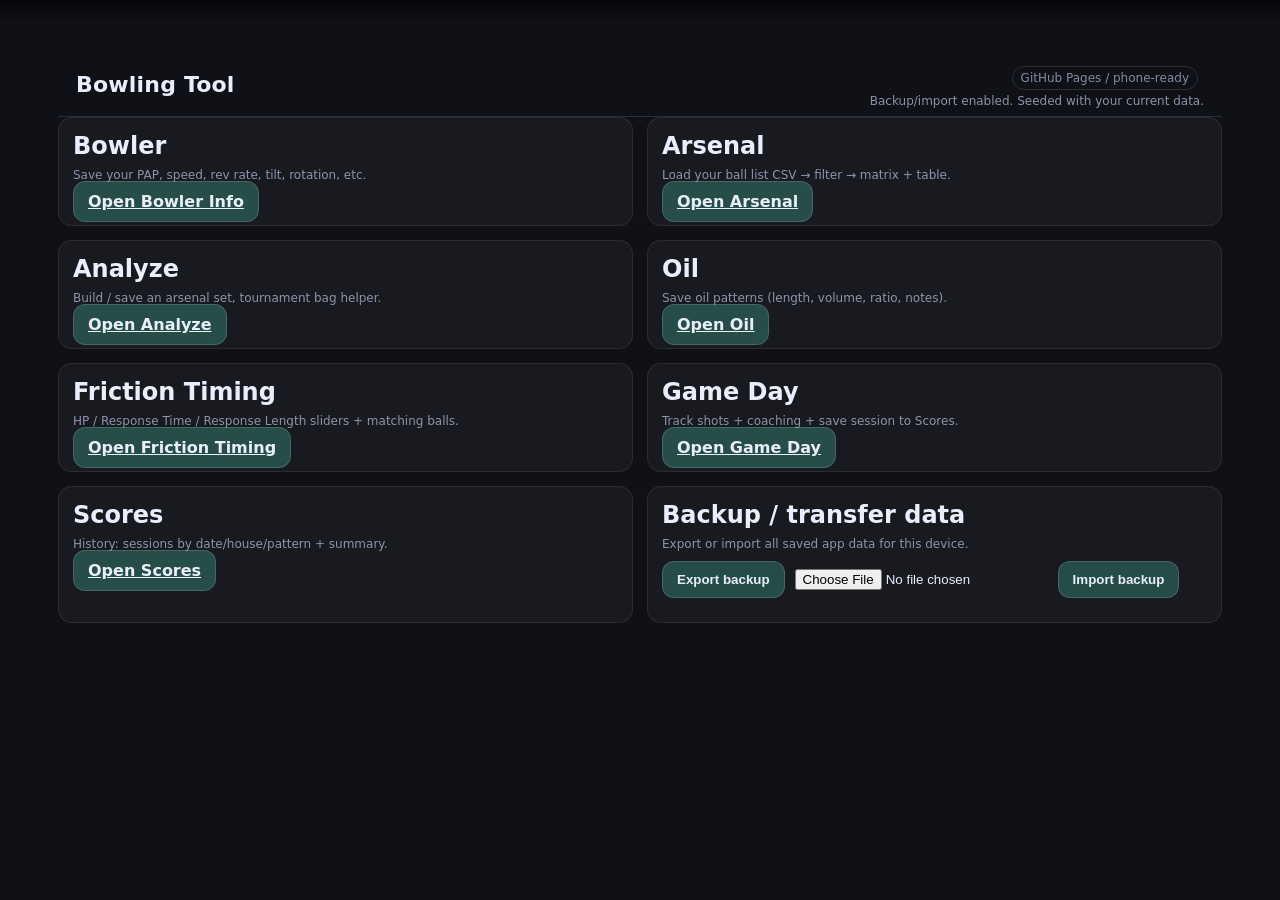
<file: index.html>
<!doctype html>
<html lang="en">
<head>
  <meta charset="utf-8" />
  <meta name="viewport" content="width=device-width, initial-scale=1" />
  <title>Bowling Tool</title>
  <link rel="stylesheet" href="styles.css" />
</head>
<body data-page="home">
  <div class="navlinks"></div>
  <div class="container">
    <div class="header">
      <h1>Bowling Tool</h1>
      <div class="header-right">
        <div class="small"><span class="tag">GitHub Pages / phone-ready</span></div>
        <div class="small">Backup/import enabled. Seeded with your current data.</div>
      </div>
    </div>

    <div class="grid-2">
      <div class="panel">
        <h2>Bowler</h2>
        <div class="small">Save your PAP, speed, rev rate, tilt, rotation, etc.</div>
        <div style="margin-top:10px"><a class="btn" href="bowler.html">Open Bowler Info</a></div>
      </div>
      <div class="panel">
        <h2>Arsenal</h2>
        <div class="small">Load your ball list CSV → filter → matrix + table.</div>
        <div style="margin-top:10px"><a class="btn" href="arsenal.html">Open Arsenal</a></div>
      </div>
      <div class="panel">
        <h2>Analyze</h2>
        <div class="small">Build / save an arsenal set, tournament bag helper.</div>
        <div style="margin-top:10px"><a class="btn" href="analyze.html">Open Analyze</a></div>
      </div>
      <div class="panel">
        <h2>Oil</h2>
        <div class="small">Save oil patterns (length, volume, ratio, notes).</div>
        <div style="margin-top:10px"><a class="btn" href="oil.html">Open Oil</a></div>
      </div>
      <div class="panel">
        <h2>Friction Timing</h2>
        <div class="small">HP / Response Time / Response Length sliders + matching balls.</div>
        <div style="margin-top:10px"><a class="btn" href="lane.html">Open Friction Timing</a></div>
      </div>
      <div class="panel">
        <h2>Game Day</h2>
        <div class="small">Track shots + coaching + save session to Scores.</div>
        <div style="margin-top:10px"><a class="btn" href="gameday.html">Open Game Day</a></div>
      </div>
      <div class="panel">
        <h2>Scores</h2>
        <div class="small">History: sessions by date/house/pattern + summary.</div>
        <div style="margin-top:10px"><a class="btn" href="scores.html">Open Scores</a></div>
      </div>
    
      <div class="panel" id="backup-panel">
        <h2>Backup / transfer data</h2>
        <div class="small">Export or import all saved app data for this device.</div>
        <div style="margin-top:10px; display:flex; gap:10px; flex-wrap:wrap; align-items:center">
          <button class="btn" type="button" id="bt-export-backup">Export backup</button>
          <input type="file" id="bt-import-file" accept=".json,.txt" />
          <button class="btn" type="button" id="bt-import-backup">Import backup</button>
        </div>
        <div class="small" id="bt-backup-status" style="margin-top:10px"></div>
      </div>
</div>
  </div>

  <script src="seed-data.js"></script>
  <script src="app_v63.js"></script>
  <script>
    BT.renderNav('home');
    BT.wireBackupUI(document);
  </script>
</body>
</html>
</file>
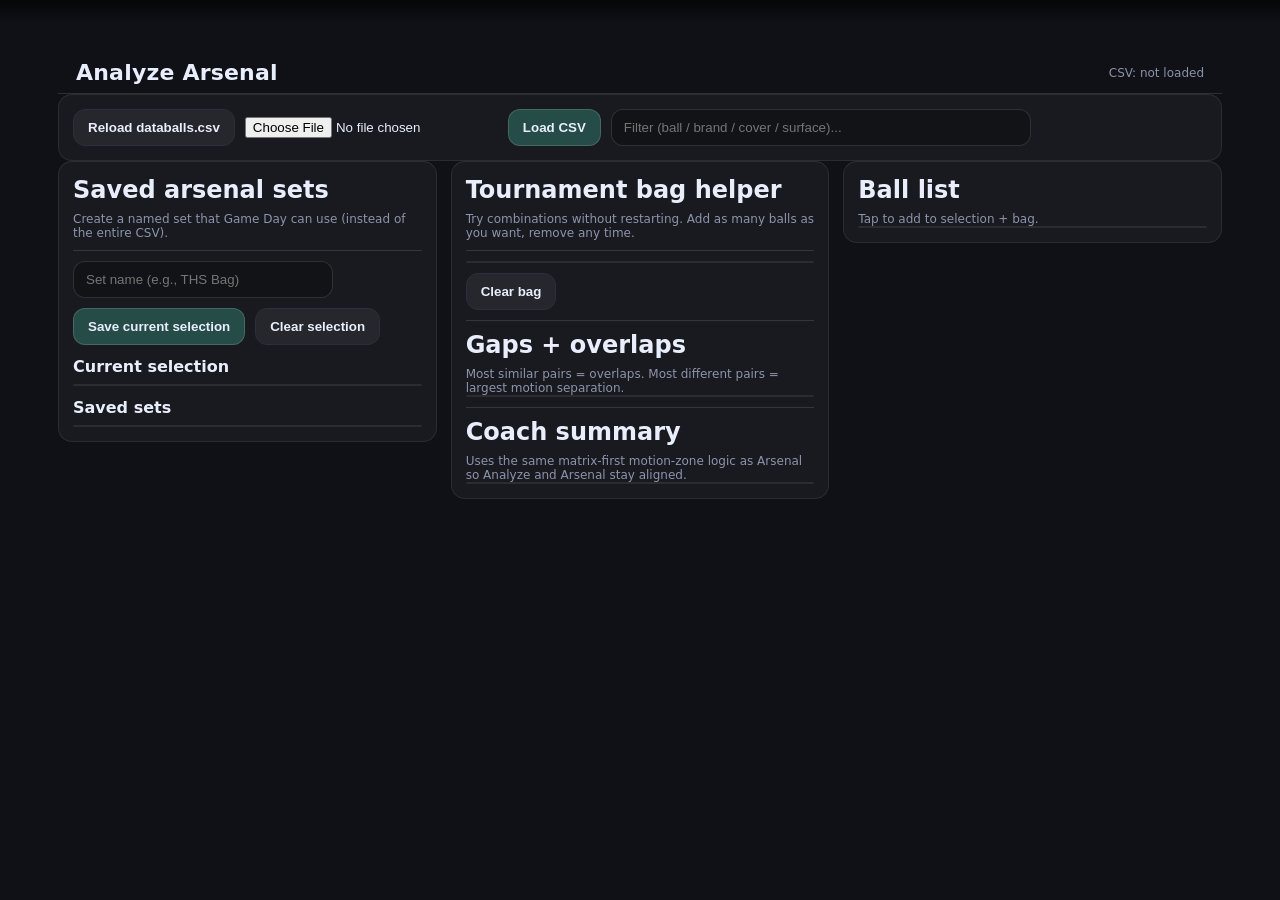
<file: analyze.html>
<!doctype html>
<html lang="en">
<head>
  <meta charset="utf-8" />
  <meta name="viewport" content="width=device-width, initial-scale=1" />
  <title>Analyze Arsenal</title>
  <link rel="stylesheet" href="styles.css" />
</head>
<body data-page="analyze">
  <div class="navlinks"></div>
  <div class="container">
    <div class="header">
      <h1>Analyze Arsenal</h1>
      <div class="small" id="csvStatus">CSV: not loaded</div>
    </div>

    <div class="panel" style="display:flex;gap:10px;flex-wrap:wrap;align-items:center">
      <button class="btn secondary" id="reloadAuto">Reload databalls.csv</button>
      <input id="csvFile" type="file" accept=".csv,text/csv" />
      <button class="btn" id="loadFile">Load CSV</button>
      <input class="input" id="filter" placeholder="Filter (ball / brand / cover / surface)..." style="max-width:420px" />
    </div>

    <div class="grid-3" style="align-items:start">
      <!-- Column 1 -->
      <div class="panel">
        <h2>Saved arsenal sets</h2>
        <div class="small">Create a named set that Game Day can use (instead of the entire CSV).</div>
        <div class="hr-split"></div>

        <div style="display:flex;gap:10px;flex-wrap:wrap;align-items:center">
          <input class="input" id="setName" placeholder="Set name (e.g., THS Bag)" style="max-width:260px" />
          <button class="btn" id="saveSet">Save current selection</button>
          <button class="btn secondary" id="clearSelection">Clear selection</button>
        </div>

        <div style="margin-top:12px">
          <b>Current selection <span id="selectionCount" class="small dim"></span></b>
          <div class="list" id="selection" style="max-height:360px;margin-top:8px"></div>
        </div>

        <div style="margin-top:12px">
          <b>Saved sets <span id="setsCount" class="small dim"></span></b>
          <div class="list" id="sets" style="max-height:320px;margin-top:8px"></div>
        </div>
      </div>

      <!-- Column 2 -->
      <div class="panel">
        <h2>Tournament bag helper <span id="bagCount" class="small dim"></span></h2>
        <div class="small">Try combinations without restarting. Add as many balls as you want, remove any time.</div>
        <div class="hr-split"></div>

        <div class="list list-tall" id="bag"></div>
        <div style="margin-top:10px;display:flex;gap:10px;flex-wrap:wrap">
          <button class="btn secondary" id="bagClear">Clear bag</button>
        </div>

        <div class="hr-split"></div>
        <h2>Gaps + overlaps</h2>
        <div class="small dim">Most similar pairs = overlaps. Most different pairs = largest motion separation.</div>
        <div id="gaps" class="list"></div>

        <div class="hr-split"></div>
        <h2>Coach summary</h2>
        <div class="small dim">Uses the same matrix-first motion-zone logic as Arsenal so Analyze and Arsenal stay aligned.</div>
        <div id="coach" class="list"></div>
      </div>

      <!-- Column 3 -->
      <div class="panel">
        <h2>Ball list</h2>
        <div class="small">Tap to add to selection + bag.</div>
        <div class="list list-tall" id="ballList"></div>
      </div>
    </div>
  </div>

  <script src="seed-data.js"></script>
  <script src="app_v63.js"></script>
  <script>
    BT.renderNav('analyze');

    const el = {
      csvStatus: BT.$('#csvStatus'),
      csvFile: BT.$('#csvFile'),
      filter: BT.$('#filter'),
      setName: BT.$('#setName'),
      selection: BT.$('#selection'),
      selectionCount: BT.$('#selectionCount'),
      sets: BT.$('#sets'),
      setsCount: BT.$('#setsCount'),
      ballList: BT.$('#ballList'),
      bag: BT.$('#bag'),
      bagCount: BT.$('#bagCount'),
      gaps: BT.$('#gaps'),
      coach: BT.$('#coach'),
    };

    let allRows = [];
    let filteredRows = [];
    let currentSelection = []; // ball names
    let roleSuggestCache = {}; // roleId -> [{name,row,vec,d,inBag}]
    let currentBag = []; // ball names

    function setStatus() {
      const cached = BT.lsGet(BT.KEYS.CSV_CACHE, null);
      if (cached && cached.rows) {
        el.csvStatus.textContent = `CSV: loaded (${cached.rows.length} balls) — ${cached.name}`;
      } else {
        el.csvStatus.textContent = 'CSV: not loaded';
      }
    }

    function matchesFilter(row, q) {
      if (!q) return true;
      const s = q.toLowerCase();
      const fields = [
        BT.ballName(row),
        BT.ballBrand(row),
        BT.ballCover(row),
        BT.ballSurface(row),
      ].join(' | ').toLowerCase();
      return fields.includes(s);
    }

    function renderSelection() {
      if (el.selectionCount) el.selectionCount.textContent = `(${currentSelection.length})`;
      el.selection.innerHTML = currentSelection.map(n => {
        return `<div class="list-item" style="display:flex;justify-content:space-between;gap:10px;align-items:center">
          <div><b>${n}</b></div>
          <button class="btn danger" data-remove="${n}" style="min-width:110px">Remove</button>
        </div>`;
      }).join('') || `<div class="list-item small">No balls selected yet.</div>`;

      BT.$all('button[data-remove]', el.selection).forEach(b => {
        b.addEventListener('click', () => {
          const n = b.getAttribute('data-remove');
          currentSelection = currentSelection.filter(x => x !== n);
          renderSelection();
        });
      });
    }

    function renderBag() {
      if (el.bagCount) el.bagCount.textContent = `(${currentBag.length})`;
      const bagClearBtn = BT.$('#bagClear');
      if (bagClearBtn) bagClearBtn.textContent = `Clear bag (${currentBag.length})`;
      el.bag.innerHTML = currentBag.map(n => {
        return `<div class="list-item" style="display:flex;justify-content:space-between;gap:10px;align-items:center">
          <div><b>${n}</b></div>
          <button class="btn danger" data-bagremove="${n}" style="min-width:110px">Remove</button>
        </div>`;
      }).join('') || `<div class="list-item small">Bag is empty.</div>`;

      BT.$all('button[data-bagremove]', el.bag).forEach(b => {
        b.addEventListener('click', () => {
          const n = b.getAttribute('data-bagremove');
          currentBag = currentBag.filter(x => x !== n);
          renderBag();
        });
      });

      // Keep these in sync as the bag changes.
      renderGapsOverlaps();
      renderCoachSummary();
    }

    // --- Gaps/Overlaps + Coach Summary (bowler-adjusted motion model)
    function bagAsMotion() {
      const bowler = BT.lsGet(BT.KEYS.BOWLER, {});
      const byName = new Map(
        allRows
          .map(r => [BT.ballName(r), r])
          .filter(([nm]) => nm)
      );

      return currentBag
        .map(nm => {
          const row = byName.get(String(nm ?? '').trim());
          if (!row) return null;
          const vec = BT.motionVector(row, bowler);
          return {
            name: BT.ballName(row),
            row,
            vec,
          };
        })
        .filter(Boolean);
    }

    function ensureRoleSuggestModal() {
      if (BT.$('#roleSuggestModal')) return;
      const div = document.createElement('div');
      div.id = 'roleSuggestModal';
      div.className = 'modal-overlay hidden';
      div.innerHTML = `
        <div class="modal-card" role="dialog" aria-modal="true">
          <div class="modal-head">
            <div id="roleSuggestTitle" style="font-weight:900"></div>
            <button class="btn small" id="roleSuggestClose" type="button">Close</button>
          </div>
          <div class="small dim" id="roleSuggestSubtitle" style="margin-top:2px"></div>
          <div id="roleSuggestBody" style="margin-top:10px"></div>
        </div>
      `;
      document.body.appendChild(div);

      const close = () => div.classList.add('hidden');
      div.addEventListener('click', (e) => { if (e.target === div) close(); });
      BT.$('#roleSuggestClose').addEventListener('click', close);
      document.addEventListener('keydown', (e) => { if (e.key === 'Escape' && !div.classList.contains('hidden')) close(); });
    }

    const ROLE_OK = 0.26;
    const ROLE_WARN = 0.36;
    function roleThresholdStatus(dist){ return (dist <= ROLE_OK) ? 'Covered' : ((dist <= ROLE_WARN) ? 'Close' : 'Gap'); }
    function roleStatus(dist){
      if (dist <= ROLE_OK) return { label: 'Covered', cls: 'ok', icon: '✅' };
      if (dist <= ROLE_WARN) return { label: 'Close', cls: 'warn', icon: '🟡' };
      return { label: 'Gap', cls: 'danger', icon: '❌' };
    }
    function roleMatchPct(dist){
      return Math.max(0, Math.min(100, Math.round((1 - Math.min(dist, 0.95) / 0.95) * 100)));
    }

    function openRoleSuggestModal(roleId, roleLabel) {
      const esc = (v) => String(v ?? '').replace(/&/g,'&amp;').replace(/</g,'&lt;').replace(/>/g,'&gt;').replace(/"/g,'&quot;').replace(/'/g,'&#39;');
      const gritOf = (surfaceStr) => {
        const s = String(surfaceStr || '').toLowerCase();
        const m = s.match(/(\d{3,4})/);
        if (m) return Number(m[1]);
        if (s.includes('1500 polish')) return 1500;
        if (s.includes('polish')) return 5500;
        if (s.includes('compound')) return 4500;
        return 4000;
      };
      const currentFamily = (row) => {
        const cell = BT.matrixCellForRow ? BT.matrixCellForRow(row) : null;
        return cell ? `${cell.strength} + ${cell.shape}` : '—';
      };
      const rawSurfaceOf = (row) => String((row && (row['Surface'] || row['Finish'])) || '').trim() || '—';
      const roleSurfaceAdvice = (role, row, vec) => {
        const currentSurface = String(BT.ballSurface(row) || '').trim() || '—';
        const grit = gritOf(currentSurface);
        const suggest = (target, why, extra='') => {
          const already = Math.abs(grit - target) <= 300 || (target >= 5000 && grit >= 5000);
          const label = target >= 5000 ? '5000 / Polish' : `${target}`;
          return {
            currentSurface,
            targetLabel: label,
            why,
            note: already ? `Current surface is already in that range.` : extra || `Change surface toward ${label} to move this ball closer to ${role.label}.`
          };
        };
        if (role.id === 'early') return suggest(2000, 'Earlier read and smoother response help create a true control shape.', 'Start around 2000; if it still looks too clean, test 1500.');
        if (role.id === 'benchmark') return suggest(3000, 'A balanced 3000-ish surface usually reads the lane best without jumping.', 'Try 3000 to make the motion more readable and baseline-friendly.');
        if (role.id === 'corner') return suggest(4000, 'More retained energy and continuation help the ball finish through the pins.', 'Try 4000 first; if you need even more pop, test polish.');
        if (role.id === 'clean') return suggest(5000, 'More length and quicker response help the ball clear the fronts and create angle.', 'Try 5000 or polish to increase length and cornering.');
        if (role.id === 'burn') return suggest(4000, 'Cleaner motion keeps the ball from reading too early as the fronts go away.', 'Try 4000 first; polish only if it still hooks too soon.');
        if (role.id === 'blend') return suggest(2000, 'A touch more surface smooths the breakpoint and blends wet/dry.', 'Try 2000–3000 to calm down jumpy backend motion.');
        return { currentSurface, targetLabel: currentSurface, why: 'Keep this shape close to its current motion window.', note: 'No surface change suggested.' };
      };

      const previewRoleDistance = (role, row) => {
        try {
          const bowler = BT.lsGet(BT.KEYS.BOWLER, {});
          const vec = BT.motionVector(row, bowler);
          const d = BT.scoreEquipmentRole(role, row, vec);
          return Number.isFinite(d) ? d : null;
        } catch (e) {
          return null;
        }
      };


      ensureRoleSuggestModal();
      const modal = BT.$('#roleSuggestModal');
      const title = BT.$('#roleSuggestTitle');
      const subtitle = BT.$('#roleSuggestSubtitle');
      const body = BT.$('#roleSuggestBody');

      title.textContent = `Role suggestions: ${roleLabel}`;
      const list0 = roleSuggestCache?.[roleId] || [];
      const role = (BT.equipmentRoleDefs().find(r => r.id === roleId)) || { id: roleId, label: roleLabel };
      // Sort best-to-worst (best = highest match / lowest distance), then hide <49% matches.
      const list = [...list0]
        .sort((a,b) => a.d - b.d)
        .map(it => ({ ...it, match: roleMatchPct(it.d) }))
        .filter(it => it.match >= 49);

      subtitle.textContent = list.length
        ? 'Closest matches from your loaded arsenal (not just current bag).'
        : 'No eligible balls found at 49%+ match for this role.';

      const rows = list.slice(0, 10).map((it, idx) => {
        const c = (BT.ballCover(it.row) || '').trim();
        const s = (BT.ballSurface(it.row) || '').trim();
        const rg = BT.ballRG(it.row);
        const diff = BT.ballDiff(it.row);
        const psa = BT.ballPSA(it.row);
        const inBag = it.inBag ? '<span class="pill">In bag</span>' : '';
        const match = it.match;
        const weak = match < 80;
        const badge = weak ? '<span class="pill warn">⚠ Low</span>' : '<span class="pill ok">✓ Good</span>';
        const matchHtml = weak
          ? `<div class="small" style="white-space:nowrap;font-weight:900;color:var(--danger)">Match ${match}%</div>`
          : `<div class="small" style="white-space:nowrap;font-weight:900">Match ${match}%</div>`;
        const advice = roleSurfaceAdvice(role, it.row, it.vec);
        const baseSurface = rawSurfaceOf(it.row);
        const hasOverride = String(advice.currentSurface).trim() !== String(baseSurface).trim();

        let projectedMatch = match;
        let projectedStatus = roleThresholdStatus(it.d);
        const targetSurface = String(advice.targetLabel || '').trim();
        if (targetSurface) {
          const tempRow = { ...it.row, Surface: targetSurface, Finish: targetSurface, 'Ball Name': `${it.name}__preview__` };
          const tempVec = BT.motionVector(tempRow, BT.lsGet(BT.KEYS.BOWLER, {}));
          const projectedDist = previewRoleDistance(role, tempRow);
          if (Number.isFinite(projectedDist)) {
            projectedMatch = Math.max(0, Math.min(100, roleMatchPct(projectedDist)));
            projectedStatus = roleThresholdStatus(projectedDist);
          } else {
            projectedMatch = match;
            projectedStatus = roleThresholdStatus(it.d);
          }
        }
        const statusColor = projectedStatus === 'Covered' ? 'var(--ok)' : (projectedStatus === 'Close' ? 'var(--warn)' : 'var(--danger)');
        const beforeAfterHtml = String(advice.currentSurface).trim() !== targetSurface
          ? `<div class="small dim"><span style="font-weight:800">Before → after:</span> ${match}% → ${projectedMatch}%</div>`
          : `<div class="small dim"><span style="font-weight:800">Current modeled match:</span> ${projectedMatch}%</div>`;
        const statusHtml = `<div class="small" style="font-weight:800;color:${statusColor}">Status after override: ${projectedStatus}</div>`;
        return `
          <div class="list-item" style="display:flex;justify-content:space-between;gap:10px;align-items:flex-start">
            <div>
              <div style="font-weight:900">${idx+1}. ${esc(it.name)} ${inBag} ${badge}</div>
              <div class="small dim">${esc(c)} • ${esc(s)} • RG ${rg || '—'} • Diff ${diff || '—'} • PSA ${psa || '—'}</div>
              <div class="small dim"><span style="font-weight:800">Current tendency:</span> ${esc(currentFamily(it.row))}</div>
              <div class="small dim"><span style="font-weight:800">Suggested surface:</span> ${esc(advice.targetLabel)} <span class="dim">(current ${esc(advice.currentSurface)})</span></div>
              ${beforeAfterHtml}
              ${statusHtml}
              <div class="small dim"><span style="font-weight:800">Why:</span> ${esc(advice.why)}</div>
              <div class="small dim">${esc(advice.note)} This uses an app override and does not change the CSV.</div>
              <div style="display:flex;gap:8px;flex-wrap:wrap;margin-top:8px">
                <button class="btn small" type="button" data-apply-surface="${esc(it.name)}" data-surface-value="${esc(advice.targetLabel)}">Apply override</button>
                ${hasOverride ? `<button class="btn small" type="button" data-clear-surface="${esc(it.name)}">Remove override</button>` : ''}
              </div>
            </div>
            ${matchHtml}
          </div>
        `;
      }).join('');
      body.innerHTML = rows || '<div class="list-item small dim">No suggestions available at 49%+ match.</div>';
      BT.$all('[data-apply-surface]', body).forEach(btn => {
        btn.addEventListener('click', () => {
          const nm = btn.getAttribute('data-apply-surface');
          const surface = btn.getAttribute('data-surface-value') || '';
          if (!nm || !surface) return;
          BT.setBallSurfaceOverride(nm, surface);
          applyFilter();
          renderSelection();
          renderBag();
          openRoleSuggestModal(roleId, roleLabel);
        });
      });
      BT.$all('[data-clear-surface]', body).forEach(btn => {
        btn.addEventListener('click', () => {
          const nm = btn.getAttribute('data-clear-surface');
          if (!nm) return;
          BT.clearBallSurfaceOverride(nm);
          applyFilter();
          renderSelection();
          renderBag();
          openRoleSuggestModal(roleId, roleLabel);
        });
      });
      modal.classList.remove('hidden');
    }


    function renderGapsOverlaps() {
      if (!el.gaps) return;
      try {
        const bag = bagAsMotion();
        if (bag.length < 2) {
          el.gaps.innerHTML = '<div class="list-item small">Add 2+ balls to your bag to see overlaps (too similar) and gaps (nice variety).</div>';
          return;
        }

        // Motion distance is weighted Euclidean; maximum possible distance in our 0–1 space.
        // We include soft shape + asymmetry terms to better match real-world motion.
        // (hook 1.1, length 1.0, backend 1.0, shape 0.95, asym 0.55)
        const MAX_DIST = Math.sqrt(1.1 * 1.1 + 1 + 1 + 0.95 * 0.95 + 0.55 * 0.55);

        const similarityScore = (dist) => {
          const s = (1 - (dist / MAX_DIST)) * 100;
          return Math.max(0, Math.min(100, Math.round(s)));
        };

        const pairInsight = (p) => {
          const sim = similarityScore(p.dist);
          const adh = Math.abs(p.dh);
          const adl = Math.abs(p.dl);
          const adb = Math.abs(p.db);
          const ads = Math.abs(p.ds);
          const ada = Math.abs(p.da);

          const maxA = Math.max(adh, adl, adb, ads, ada);
          let axis = null;
          if (maxA >= 0.18) {
            axis = (maxA === adh) ? 'hook'
              : (maxA === adl) ? 'length'
              : (maxA === adb) ? 'backend'
              : (maxA === ads) ? 'shape'
              : 'asym';
          }

          let blurb = '';
          if (sim >= 90) blurb = 'Near-duplicate reaction for you.';
          else if (sim >= 80) blurb = 'Very similar reaction for you.';
          else if (sim >= 65) blurb = 'Some separation — you’ll notice a difference.';
          else blurb = 'Clear shape change — good option for a move.';

          if (!axis) return blurb;

          if (axis === 'hook') {
            const more = (p.dh >= 0) ? p.a : p.b;
            blurb += ` More total hook: ${more}.`;
          } else if (axis === 'length') {
            const longer = (p.dl >= 0) ? p.a : p.b;
            blurb += ` More length: ${longer}.`;
          } else if (axis === 'backend') {
            const sharper = (p.db >= 0) ? p.a : p.b;
            blurb += ` Sharper backend: ${sharper}.`;
          } else if (axis === 'shape') {
            const sharper = (p.ds >= 0) ? p.a : p.b;
            blurb += ` More angular shape: ${sharper}.`;
          } else {
            const moreAsym = (p.da >= 0) ? p.a : p.b;
            blurb += ` More asym/core torque: ${moreAsym}.`;
          }
          return blurb;
        };

        const pairs = [];
        for (let i = 0; i < bag.length; i++) {
          for (let j = i + 1; j < bag.length; j++) {
            const a = bag[i], b = bag[j];
            const dh = a.vec.hook - b.vec.hook;
            const dl = a.vec.length - b.vec.length;
            const db = a.vec.backend - b.vec.backend;
            const ds = (a.vec.shape ?? 0.5) - (b.vec.shape ?? 0.5);
            const da = (a.vec.asym ?? 0) - (b.vec.asym ?? 0);
            const d = BT.motionDistance(a.vec, b.vec);
            pairs.push({ a: a.name, b: b.name, dist: d, dh, dl, db, ds, da, va: a.vec, vb: b.vec });
          }
        }
        pairs.sort((x,y)=>x.dist-y.dist);

        const overlaps = pairs.slice(0, Math.min(4, pairs.length));
        const gaps = pairs.slice(-Math.min(4, pairs.length)).reverse();

        const mk = (p) => {
          const sim = similarityScore(p.dist);
          const tier = sim >= 90 ? 'Very High' : sim >= 80 ? 'High' : sim >= 65 ? 'Medium' : 'Low';
          return `
            <div class="list-item">
              <div style="font-weight:800">${p.a} <span class="dim">vs</span> ${p.b}</div>
              <div class="small" style="margin-top:2px"><span class="dim">Similarity:</span> <span style="font-weight:800">${sim}/100</span> <span class="dim">(${tier})</span></div>
              <div class="small dim">Δhook ${(p.dh*100).toFixed(0)}% · Δlength ${(p.dl*100).toFixed(0)}% · Δbackend ${(p.db*100).toFixed(0)}% · Δshape ${(p.ds*100).toFixed(0)}% · Δasym ${(p.da*100).toFixed(0)}%</div>
              <div class="small dim" style="margin-top:2px">${pairInsight(p)}</div>
            </div>
          `;
        };

        el.gaps.innerHTML = `
          <div class="list-item" style="padding:10px 12px">
            <details>
              <summary style="cursor:pointer;font-weight:800">What do these numbers mean?</summary>
              <div class="small dim" style="margin-top:6px;line-height:1.35">
                Each ball is scored on a motion model for <b>your</b> bowler profile: <b>Hook</b> (total strength), <b>Length</b> (how long it pushes), <b>Backend</b> (downlane response), plus softer terms for <b>Shape</b> (smooth→sharp), <b>Asym</b> (core torque), and <b>CSV layout influence</b> (short pin / control / long pin).
                <br/><br/>
                <b>Overlaps</b> = pairs that react most similarly. <b>Gaps</b> = pairs that give the biggest shape change.
                <br/><br/>
                The <b>Similarity</b> score (0–100) is a quick summary: 90+ is near-duplicate, 80–89 very similar, 65–79 noticeable, below 65 is a clear move.
              </div>
            </details>
          </div>
          <div class="list-item small" style="font-weight:900">Overlaps (most similar)</div>
          ${overlaps.map(mk).join('') || '<div class="list-item small dim">No pairs.</div>'}
          <div class="list-item small" style="margin-top:10px;font-weight:900">Largest motion separation</div>
          ${gaps.map(mk).join('') || '<div class="list-item small dim">No pairs.</div>'}
        `;
      } catch (e) {
        console.error('renderGapsOverlaps failed', e);
        el.gaps.innerHTML = '<div class="list-item small dim">Couldn\'t compute gaps/overlaps. Open DevTools → Console for details.</div>';
      }
    }

    function renderCoachSummary() {
      if (!el.coach) return;
      try {
        const bag = bagAsMotion();
        if (!bag.length) {
          el.coach.innerHTML = '<div class="list-item small">Add balls to your bag to see coaching notes.</div>';
          return;
        }

        const coverOf = (b) => (BT.ballCover(b.row) || '').toLowerCase();
        const hasUrethane = bag.some(b => coverOf(b).includes('urethane'));
        const hasPlastic = bag.some(b => {
          const c = coverOf(b);
          return c.includes('plastic') || c.includes('poly') || c.includes('polyester');
        });

        const roleDefs = BT.equipmentRoleDefs();

        const REUSE_PENALTY = 0.08;

const useCount = new Map(); // ballName -> times used

function gritOf(b) {
  const s = BT.ballSurface(b.row) || '';
  return BT.surfaceToGrit(s);
}
function roughOf(b) {
  const grit = gritOf(b);
  return Math.max(0, Math.min(1, (4000 - grit) / 3000));
}
function coverClass(b) {
  const c = coverOf(b);
  if (c.includes('urethane')) return 'urethane';
  if (c.includes('plastic') || c.includes('poly')) return 'plastic';
  if (c.includes('pearl')) return 'pearl';
  if (c.includes('hybrid')) return 'hybrid';
  if (c.includes('solid')) return 'solid';
  return 'unknown';
}

// Simple eligibility rules so roles aren't "auto-covered" by the least-wrong ball
function eligible(role, b) {
  const cc = coverClass(b);
  const rough = roughOf(b);

  // Optional hard-ish eligibility to prevent silly matches
  if (role.id === 'early') {
    if (cc === 'pearl') return false;
    if (rough < 0.15) return false; // too clean/shiny for early control
  }
  if (role.id === 'clean') {
    if (!(cc === 'pearl' || cc === 'hybrid')) return false;
    if (rough > 0.60) return false; // too early/rolly for angle role
  }
  if (role.id === 'burn') {
    if (rough > 0.70) return false; // super rough doesn't behave like a burn ball
  }
  // no hard requirement for asym; shared role scoring handles that as a preference

  return true;
}

const roles = roleDefs.map(role => {
  const candidates = bag
    .filter(b => eligible(role, b))
    .map(b => {
      let d = BT.scoreEquipmentRole(role, b.row, b.vec);

      // penalize reuse so one ball doesn't "win" everything
      const k = useCount.get(b.name) || 0;
      d += k * REUSE_PENALTY;

      return { b, d };
    })
    .sort((x, y) => x.d - y.d);

  const best = candidates[0];
  if (!best) return { id: role.id, label: role.label, ball: null, ok: false, warn: false };

  const ok = best.d <= ROLE_OK;
  const warn = !ok && best.d <= ROLE_WARN;

  if (ok) useCount.set(best.b.name, (useCount.get(best.b.name) || 0) + 1);

  return { id: role.id, label: role.label, tag: role.tag, when: role.when, why: role.why, ball: best.b, ok, warn, dist: best.d };
});

roles.push({ id:'urethane', label:'Urethane / short (optional)', ok: hasUrethane });
        roles.push({ id:'spare', label:'Spare / plastic (optional)', ok: hasPlastic });

        // Redundancy note
       

        // Suggestions cache: for missing roles, show best candidates from the full loaded arsenal
        try {
          const bowler = BT.lsGet(BT.KEYS.BOWLER, {});
          const inBagSet = new Set(currentBag.map(n => String(n ?? '').trim()).filter(Boolean));
          const all = allRows
            .map(row => {
              const name = BT.ballName(row);
              if (!name) return null;
              const vec = BT.motionVector(row, bowler);
              return { name, row, vec, inBag: inBagSet.has(String(name).trim()) };
            })
            .filter(Boolean);

          const suggestByRole = {};
          for (const role of roleDefs) {
            const cands = all
              .filter(b => eligible(role, b))
              .map(b => ({ ...b, d: BT.scoreEquipmentRole(role, b.row, b.vec) }))
              .sort((a, b) => a.d - b.d);
            suggestByRole[role.id] = cands.slice(0, 15);
          }
          roleSuggestCache = suggestByRole;
        } catch (e) {
          console.warn('role suggestions cache build failed', e);
          roleSuggestCache = {};
        }
 const overlaps = [];
        for (let i = 0; i < bag.length; i++) {
          for (let j = i + 1; j < bag.length; j++) {
            const d = BT.motionDistance(bag[i].vec, bag[j].vec);
            if (d < 0.18) overlaps.push(`${bag[i].name} & ${bag[j].name}`);
          }
        }

        const quadrantTag = (row) => { const cell = BT.matrixCellForRow(row); return `${cell.strength} + ${cell.shape}`; };

        const roleRows = roles.map(r => {
          const isOptional = (r.id === 'urethane' || r.id === 'spare');
          const st = Number.isFinite(r.dist) ? roleStatus(r.dist) : { label: (r.ok ? 'Covered' : 'Gap'), cls: (r.ok ? 'ok' : 'danger'), icon: (r.ok ? '✅' : '❌') };
          const ok = (typeof r.ok === 'boolean') ? r.ok : !!r.ball;
          const missing = (!ok && !r.warn && !isOptional);
          const who = r.ball ? r.ball.name : (ok ? 'In bag' : 'Missing');
          const pct = Number.isFinite(r.dist) ? roleMatchPct(r.dist) : null;
          const hint = missing ? '<div class="small dim">Double‑click for suggestions</div>' : '';
          return `
            <div class="list-item coach-role" data-role="${r.id}" data-missing="${missing ? 1 : 0}" style="display:flex;justify-content:space-between;gap:10px;align-items:center;cursor:${missing?'pointer':'default'}">
              <div>
                <div style="font-weight:900">${st.icon} ${r.label}</div>
                <div class="small dim">${who}</div>
                ${r.ball ? `<div class="small dim">(${quadrantTag(r.ball.row)})</div>` : (r.tag ? `<div class="small dim">(${r.tag})</div>` : ``)}
                ${(r.when||r.why) ? `<div class="small dim"><span style="font-weight:800">When:</span> ${r.when||''}</div><div class="small dim"><span style="font-weight:800">Why:</span> ${r.why||''}</div>` : ''}
                ${hint}
              </div>
              ${Number.isFinite(pct) ? `<div style="display:flex;align-items:center;gap:8px;white-space:nowrap"><span class="pill ${st.cls}">${st.label}</span><span class="pill">${pct}%</span></div>` : ''}
            </div>
          `;
        }).join('');

        // Bag bias (automatic): detects if your selected bag is clustered toward one motion style.
        function avgMotionVec(bagList){
          if(!bagList.length) return {hook:0,length:0,backend:0};
          const s = bagList.reduce((acc,b)=>({hook:acc.hook+b.vec.hook, length:acc.length+b.vec.length, backend:acc.backend+b.vec.backend}), {hook:0,length:0,backend:0});
          return {hook:s.hook/bagList.length, length:s.length/bagList.length, backend:s.backend/bagList.length};
        }
        function avgPairwiseDistance(bagList){
          if(bagList.length<2) return 0;
          let sum=0, n=0;
          for(let i=0;i<bagList.length;i++){
            for(let j=i+1;j<bagList.length;j++){
              sum += BT.motionDistance(bagList[i].vec, bagList[j].vec);
              n++;
            }
          }
          return n? (sum/n) : 0;
        }
        function lengthBand(x){ return (x<0.50)?'Early' : (x>0.65)?'Late' : 'Mid'; }
        function responseBand(x){ return (x<0.45)?'Smooth' : (x>0.62)?'Sharp' : 'Arc'; }

        const coreRoles = roles.filter(r => !['urethane','spare'].includes(r.id));
        const coveredCount = coreRoles.filter(r => (typeof r.ok==='boolean') ? r.ok : !!r.ball).length;
        const missingList = coreRoles
          .filter(r => {
            const ok = (typeof r.ok==='boolean') ? r.ok : !!r.ball;
            const isMissing = (!ok && !r.warn);
            return isMissing;
          })
          .map(r => r.label);

        const avgV = avgMotionVec(bag);
        const spread = avgPairwiseDistance(bag);
        const biasLabel = `${lengthBand(avgV.length)} + ${responseBand(avgV.backend)}`;
        const overlapHeavy = (bag.length>=3 && spread < 0.13);

        let meaning = '';
        if (biasLabel.includes('Early') && biasLabel.includes('Smooth')) meaning = 'Control-heavy bag: great for fresh / sport reads, can struggle creating angle late.';
        else if (biasLabel.includes('Late') && biasLabel.includes('Sharp')) meaning = 'Angle-heavy bag: great when you need recovery, can be jumpy on wet/dry.';
        else if (biasLabel.includes('Late') && biasLabel.includes('Smooth')) meaning = 'Long + smooth: great for blending, may struggle to kick corners when carrydown builds.';
        else if (biasLabel.includes('Early') && biasLabel.includes('Sharp')) meaning = 'Early + quick: can read strong, may overreact when fronts go away.';
        else meaning = 'Balanced mix in the motion window.';

        let addHint = '';
        if (missingList.length) {
          addHint = `Missing roles: ${missingList.slice(0,2).join(', ')}${missingList.length>2?'…':''}.`;
        } else if (overlapHeavy || overlaps.length) {
          addHint = 'Some overlap detected — consider swapping one ball for a different role to widen your window.';
        } else {
          addHint = 'Coverage looks balanced for this bag size.';
        }

        const biasBlock = (bag.length>=2)
          ? `<div class="list-item"><div style="font-weight:900">🧠 Bag bias: ${biasLabel}</div>
               <div class="small dim">${meaning}</div>
               <div class="small dim">${addHint}</div>
             </div>`
          : '';

        const extra = overlaps.length
          ? `<div class="list-item"><div style="font-weight:900">⚠️ Possible overlap</div><div class="small dim">${overlaps.slice(0,3).join(', ')}${overlaps.length>3?'…':''}</div></div>`
          : `<div class="list-item"><div style="font-weight:900">✅ Variety check</div><div class="small dim">No obvious redundancies detected.</div></div>`;

        el.coach.innerHTML = roleRows + '<div style="margin-top:10px"></div>' + biasBlock + extra;

        // Enable suggestions: double-click missing roles (red X)
        BT.$all('.coach-role[data-missing="1"]', el.coach).forEach(node => {
          node.ondblclick = () => {
            const roleId = node.getAttribute('data-role');
            const roleLabel = (roleDefs.find(r => r.id === roleId)?.label) || roleId;
            openRoleSuggestModal(roleId, roleLabel);
          };
        });

      } catch (e) {
        console.error('renderCoachSummary failed', e);
        el.coach.innerHTML = '<div class="list-item small dim">Couldn\'t build coach summary. Open DevTools → Console for details.</div>';
      }
    }

    function renderSets() {
      const sets = BT.lsGet(BT.KEYS.ARSENAL_SETS, []);
      if (el.setsCount) el.setsCount.textContent = `(${sets.length})`;
      el.sets.innerHTML = sets.map(s => {
        const when = new Date(s.savedAt || Date.now()).toLocaleString();
        return `<div class="list-item">
          <div style="display:flex;justify-content:space-between;gap:10px;align-items:flex-start">
            <div>
              <div style="font-weight:800">${s.name}</div>
              <div class="small">${s.balls.length} balls • saved ${when}</div>
            </div>
            <div style="display:flex;gap:10px;flex-wrap:wrap">
              <button class="btn secondary" data-loadset="${s.id}">Load</button>
              <button class="btn danger" data-delset="${s.id}" style="min-width:110px">Remove</button>
            </div>
          </div>
        </div>`;
      }).join('') || `<div class="list-item small">No saved sets yet.</div>`;

      BT.$all('button[data-loadset]', el.sets).forEach(b => {
        b.addEventListener('click', () => {
          const id = b.getAttribute('data-loadset');
          const sets = BT.lsGet(BT.KEYS.ARSENAL_SETS, []);
          const s = sets.find(x => x.id === id);
          if (!s) return;
          currentSelection = [...s.balls];
          // Loading a saved set should also populate the Bag helper so
          // Gaps/Overlaps + Coach Summary recalc immediately.
          // Use up to 6 balls for the helper (the saved set may be larger).
          currentBag = [...s.balls];
          el.setName.value = s.name;
          renderSelection();
          // Safety: repaint dependent panels after the bag is set.
          renderBag();
        });
      });

      BT.$all('button[data-delset]', el.sets).forEach(b => {
        b.addEventListener('click', () => {
          const id = b.getAttribute('data-delset');
          if (!confirm('Remove this saved set?')) return;
          const sets = BT.lsGet(BT.KEYS.ARSENAL_SETS, []).filter(x => x.id !== id);
          BT.lsSet(BT.KEYS.ARSENAL_SETS, sets);
          renderSets();
        });
      });
    }

    function renderBallList() {
      el.ballList.innerHTML = filteredRows.map(r => {
        const nm = BT.ballName(r);
        const brand = BT.ballBrand(r);
        const cover = BT.ballCover(r);
        const surf = BT.ballSurface(r);
        return `<div class="list-item" data-add="${nm}" style="cursor:pointer">
          <div style="display:flex;justify-content:space-between;gap:10px;align-items:flex-start">
            <div>
              <div style="font-weight:800">${nm}</div>
              <div class="small">${brand} • ${cover} • ${surf}</div>
            </div>
            <div class="small">Tap to add</div>
          </div>
        </div>`;
      }).join('') || `<div class="list-item small">No balls match the filter.</div>`;

      BT.$all('[data-add]', el.ballList).forEach(div => {
        div.addEventListener('click', () => {
          const nm = div.getAttribute('data-add');
          if (!nm) return;
          if (!currentSelection.includes(nm)) currentSelection.push(nm);
          if (!currentBag.includes(nm)) currentBag.push(nm);
          renderSelection();
          renderBag();
        });
      });
    }

    function applyFilter() {
      const q = el.filter.value.trim();
      filteredRows = allRows.filter(r => matchesFilter(r, q)).filter(r => BT.ballName(r));
      renderBallList();
    }

    async function init() {
      setStatus();
      const cached = await BT.ensureCSVLoaded();
      if (cached && cached.rows) {
        allRows = cached.rows;
      } else {
        allRows = [];
      }
      setStatus();
      applyFilter();
      renderSelection();
      renderBag();
      renderSets();
    }

    BT.$('#reloadAuto').addEventListener('click', async () => {
      try {
        const res = await fetch('databalls.csv', { cache: 'no-store' });
        if (!res.ok) throw new Error('Fetch failed');
        const text = await res.text();
        const rows = BT.parseCSV(text);
        BT.lsSet(BT.KEYS.CSV_CACHE, { savedAt: Date.now(), name: 'databalls.csv', rows });
        allRows = rows;
        setStatus();
        applyFilter();
      } catch (e) {
        alert('Could not auto-load databalls.csv. Run the local server and try again.');
        console.error(e);
      }
    });

    BT.$('#loadFile').addEventListener('click', async () => {
      const f = el.csvFile.files && el.csvFile.files[0];
      if (!f) return alert('Choose a CSV file first.');
      const payload = await BT.loadCSVFromUpload(f);
      allRows = payload.rows;
      setStatus();
      applyFilter();
    });

    el.filter.addEventListener('input', applyFilter);

    BT.$('#clearSelection').addEventListener('click', () => {
      currentSelection = [];
      renderSelection();
    });

    BT.$('#bagClear').addEventListener('click', () => {
      currentBag = [];
      renderBag();
    });

    BT.$('#saveSet').addEventListener('click', () => {
      const name = el.setName.value.trim();
      if (!name) return alert('Enter a set name first.');
      if (!currentSelection.length) return alert('Select at least one ball.');
      const sets = BT.lsGet(BT.KEYS.ARSENAL_SETS, []);
      const existing = sets.find(s => s.name.toLowerCase() === name.toLowerCase());
      const payload = {
        id: existing ? existing.id : `set_${Math.random().toString(36).slice(2,10)}`,
        name,
        balls: [...currentSelection],
        savedAt: Date.now(),
      };
      const next = existing ? sets.map(s => s.id === payload.id ? payload : s) : [payload, ...sets];
      BT.lsSet(BT.KEYS.ARSENAL_SETS, next);
      renderSets();
      alert('Saved. Game Day can now use this set.');
    });

    init();
  </script>
</body>
</html>
</file>
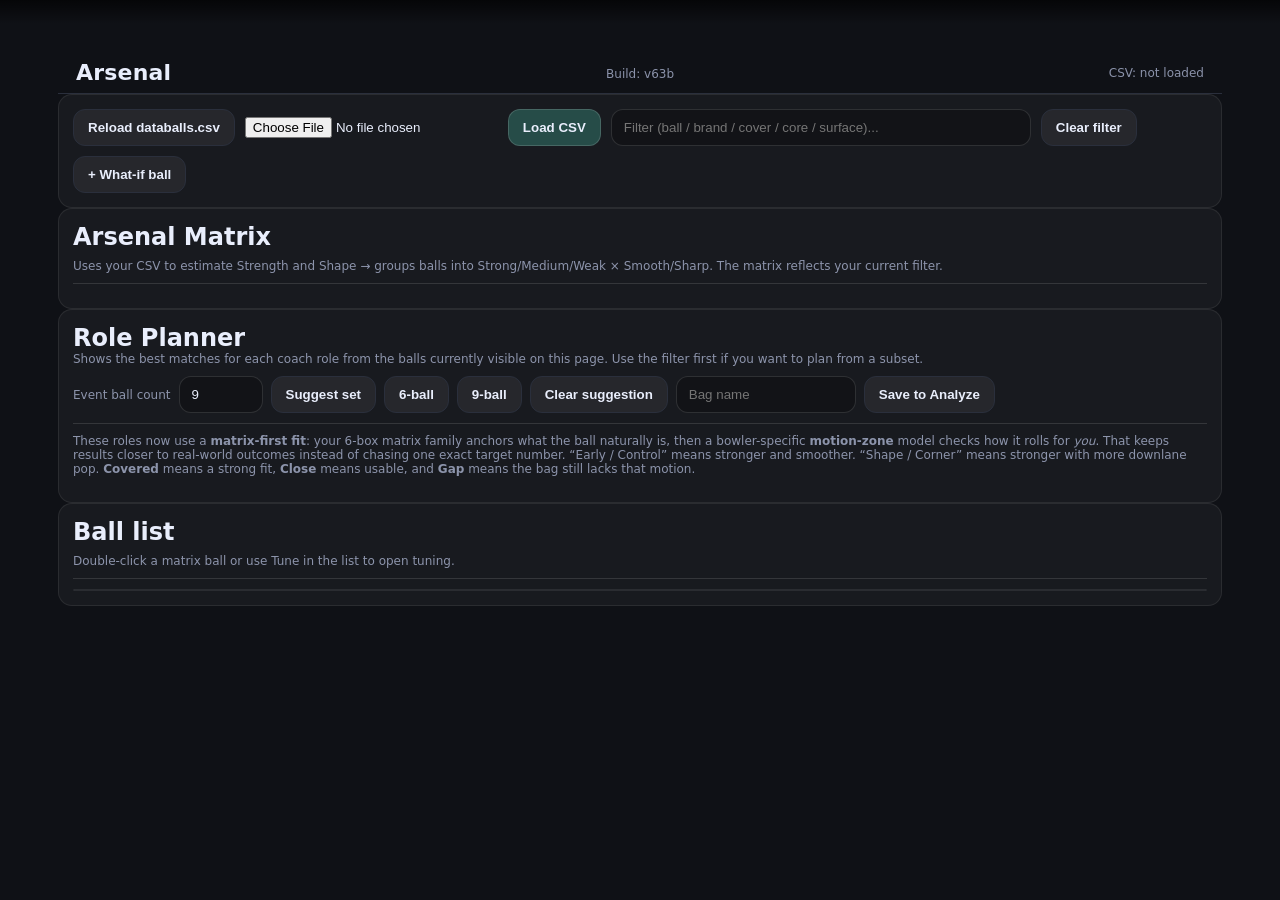
<file: arsenal.html>
<!doctype html>
<html lang="en">
<head>
  <meta charset="utf-8" />
  <meta name="viewport" content="width=device-width, initial-scale=1" />
  <title>Arsenal</title>
  <link rel="stylesheet" href="styles.css" />
</head>
<body data-page="arsenal">
  <div class="navlinks"></div>
  <div class="container">
    <div class="header">
      <h1>Arsenal</h1>
      
      <div class="small dim" id="buildStamp" style="margin-top:2px">Build: v63b</div>
<div class="small" id="csvStatus">CSV: not loaded</div>
    </div>

    <div class="panel" style="display:flex;gap:10px;flex-wrap:wrap;align-items:center">
      <button class="btn secondary" id="reloadAuto">Reload databalls.csv</button>
      <input id="csvFile" type="file" accept=".csv,text/csv" />
      <button class="btn" id="loadFile">Load CSV</button>
      <input class="input" id="filter" placeholder="Filter (ball / brand / cover / core / surface)..." style="max-width:420px" />
      <button class="btn secondary" id="clearFilter">Clear filter</button>
      <button class="btn secondary" id="addWhatIf">+ What-if ball</button>
    </div>

    <div class="panel">
      <h2>Arsenal Matrix</h2>
      <div class="small">Uses your CSV to estimate Strength and Shape → groups balls into Strong/Medium/Weak × Smooth/Sharp. The matrix reflects your current filter.</div>
      <div class="hr-split"></div>
      <div id="matrix" class="grid-2"></div>
    </div>


    <div class="panel">
      <div style="display:flex;justify-content:space-between;align-items:flex-end;gap:10px;flex-wrap:wrap">
        <div>
          <h2 style="margin:0">Role Planner</h2>
          <div class="small">Shows the best matches for each coach role from the balls currently visible on this page. Use the filter first if you want to plan from a subset.</div>
        </div>
        <div style="display:flex;gap:8px;flex-wrap:wrap;align-items:center">
          <label class="small dim" for="plannerCount">Event ball count</label>
          <input class="input" id="plannerCount" type="number" min="1" max="15" step="1" value="9" style="width:84px" />
          <button class="btn secondary" id="suggestPlan">Suggest set</button>
          <button class="btn secondary" id="suggest6">6-ball</button>
          <button class="btn secondary" id="suggest9">9-ball</button>
          <button class="btn secondary" id="clearSuggested">Clear suggestion</button>
          <input class="input" id="saveSuggestedName" placeholder="Bag name" style="width:180px" />
          <button class="btn secondary" id="saveSuggestedToAnalyze">Save to Analyze</button>
        </div>
      </div>
      <div class="hr-split"></div>
      <div class="small dim" style="margin-bottom:10px">These roles now use a <b>matrix-first fit</b>: your 6-box matrix family anchors what the ball naturally is, then a bowler-specific <b>motion-zone</b> model checks how it rolls for <i>you</i>. That keeps results closer to real-world outcomes instead of chasing one exact target number. “Early / Control” means stronger and smoother. “Shape / Corner” means stronger with more downlane pop. <b>Covered</b> means a strong fit, <b>Close</b> means usable, and <b>Gap</b> means the bag still lacks that motion.</div>
      <div id="rolePlanner"></div>
      <div id="roleSuggestion" style="margin-top:12px"></div>
    </div>

    <div class="panel">
      <h2>Ball list</h2>
      <div class="small">Double-click a matrix ball or use Tune in the list to open tuning.</div>
      <div class="hr-split"></div>
      <div class="list" id="table"></div>
    </div>
  </div>


  <!-- What-if ball modal -->
  <div id="whatIfModal" class="modal-overlay hidden" role="dialog" aria-modal="true">
    <div class="modal-card">
      <div style="display:flex;justify-content:space-between;align-items:flex-start;gap:10px">
        <div>
          <div style="font-size:18px;font-weight:900">Add a possible new ball</div>
          <div class="small dim">Fill in basic specs. We'll place it in the Arsenal Matrix as a dashed “what-if” tag.</div>
        </div>
        <button class="btn secondary" id="whatIfClose">Close</button>
      </div>
      <div class="hr-split"></div>

      <div class="grid-2" style="gap:10px">
        <div>
          <div class="small dim">Brand</div>
          <input class="input" id="wiBrand" placeholder="Storm / Brunswick / Motiv..." />
        </div>
        <div>
          <div class="small dim">Ball name</div>
          <input class="input" id="wiName" placeholder="e.g., !Q Tour Solid" />
        </div>

        <div>
          <div class="small dim">Cover</div>
          <select class="input" id="wiCover">
            <option value="">(choose)</option>
            <option>Solid</option>
            <option>Hybrid</option>
            <option>Pearl</option>
            <option>Urethane</option>
            <option>Plastic</option>
          </select>
        </div>
        <div>
          <div class="small dim">Core</div>
          <select class="input" id="wiCore">
            <option value="">(choose)</option>
            <option>Sym</option>
            <option>Asym</option>
          </select>
        </div>

        <div>
          <div class="small dim">Surface</div>
          <input class="input" id="wiSurface" placeholder="4000, 2000, 1500 Polish, Polish, Compound..." />
        </div>
        <div>
          <div class="small dim">RG</div>
          <input class="input" id="wiRG" placeholder="2.48" />
        </div>

        <div>
          <div class="small dim">Diff</div>
          <input class="input" id="wiDiff" placeholder="0.050" />
        </div>
        <div>
          <div class="small dim">PSA (asym diff)</div>
          <input class="input" id="wiPSA" placeholder="0.015 (leave blank if Sym)" />
        </div>
      
      <div class="hr-split" style="margin-top:14px"></div>
      <div style="font-weight:900;margin-top:10px">Layout (Storm VLS)</div>
      <div class="small dim">Optional. If you know your planned layout, add it here so the app can estimate timing/response more accurately.</div>

      <div class="grid-3" style="gap:10px;margin-top:10px">
        <div>
          <div class="small dim">Pin to PAP</div>
          <input class="input" id="wiPinToPAP" placeholder="e.g., 5.0" />
        </div>
        <div>
          <div class="small dim">PSA to PAP</div>
          <input class="input" id="wiPSAToPAP" placeholder="e.g., 4.0 (leave blank if Sym)" />
        </div>
        <div>
          <div class="small dim">Pin buffer</div>
          <input class="input" id="wiPinBuffer" placeholder="e.g., 2.0" />
        </div>
      </div>

      <div class="hr-split" style="margin-top:14px"></div>
      <div style="display:flex;justify-content:space-between;align-items:flex-end;gap:10px;margin-top:10px">
        <div>
          <div style="font-weight:900">What-if ball review</div>
          <div class="small dim">Uses your Bowler Profile + ball specs + layout to estimate timing, response, and hook potential.</div>
        </div>
        <button class="btn secondary" id="whatIfPreview">Preview review</button>
      </div>
      <div class="panel" id="wiReviewBox" style="margin-top:10px;padding:12px;background:#111;color:#eee">
        <div class="small dim">Fill in ball specs above, then click <b>Preview review</b>.</div>
      </div>

</div>

      <div style="display:flex;gap:10px;justify-content:flex-end;margin-top:12px">
        <button class="btn secondary" id="whatIfSave">Save to Arsenal</button>
        <button class="btn" id="whatIfAdd">Add what-if ball</button>
      </div>
    </div>
  </div>

  <!-- Perception tuning modal -->
  <div id="tuneModal" class="modal-overlay hidden" role="dialog" aria-modal="true">
    <div class="modal-card" style="max-width:720px">
      <div style="display:flex;justify-content:space-between;align-items:flex-start;gap:10px">
        <div>
          <div style="font-size:18px;font-weight:900">Ball perception sliders</div>
          <div class="small dim">Adjust how <b>you</b> see this ball. These nudges affect the Arsenal Matrix and Analyze/Coach calculations.</div>
        </div>
        <button class="btn secondary" id="tuneClose">Close</button>
      </div>
      <div class="hr-split"></div>

      <div style="font-weight:900;font-size:16px" id="tuneTitle">(ball)</div>
      <div class="small dim" style="margin-top:4px">-10 = less, +10 = more. These are gentle nudges (not a full override).</div>

      <div style="margin-top:14px;display:grid;gap:14px">
        <div>
          <div style="display:flex;justify-content:space-between;gap:10px">
            <div><b>Surface</b> <span class="small dim">(what-if prep / finish)</span></div>
            <div class="pill" id="tuneSurfaceVal">4000</div>
          </div>
          <input type="range" min="0" max="6" step="1" value="5" id="tuneSurface" style="width:100%" />
          <div class="small dim" id="tuneSurfaceHelp" style="margin-top:6px">Rougher usually moves a ball earlier and smoother. Smoother usually creates more length and angle.</div>
        </div>

        <div>
          <div style="display:flex;justify-content:space-between;gap:10px">
            <div><b>Hook / Strength</b> <span class="small dim">(overall hook)</span></div>
            <div class="pill" id="tuneHookVal">0</div>
          </div>
          <input type="range" min="-10" max="10" step="1" value="0" id="tuneHook" style="width:100%" />
        </div>

        <div>
          <div style="display:flex;justify-content:space-between;gap:10px">
            <div><b>Length</b> <span class="small dim">(push / midlane read)</span></div>
            <div class="pill" id="tuneLenVal">0</div>
          </div>
          <input type="range" min="-10" max="10" step="1" value="0" id="tuneLen" style="width:100%" />
        </div>

        <div>
          <div style="display:flex;justify-content:space-between;gap:10px">
            <div><b>Backend</b> <span class="small dim">(sharpness / response)</span></div>
            <div class="pill" id="tuneBackVal">0</div>
          </div>
          <input type="range" min="-10" max="10" step="1" value="0" id="tuneBack" style="width:100%" />
        </div>
      </div>

      <div class="panel" style="margin-top:14px;padding:12px;background:#111">
        <div style="display:flex;justify-content:space-between;gap:10px;align-items:flex-end;flex-wrap:wrap">
          <div>
            <div style="font-weight:900">Auto tune by role</div>
            <div class="small dim">Tests common surface options and light perception nudges to find the closest match this ball can reach.</div>
          </div>
          <div style="display:flex;gap:8px;flex-wrap:wrap;align-items:center">
            <select class="input" id="tuneRole" style="min-width:220px"></select>
            <button class="btn secondary" id="tuneAuto">Auto tune</button>
          </div>
        </div>
        <div id="tuneAutoResult" class="small dim" style="margin-top:10px">Choose a role and click Auto tune to test this ball.</div>
      </div>

      <div class="panel" style="margin-top:14px;padding:12px;background:#111">
        <div style="font-weight:900">Role match preview</div>
        <div class="small dim" style="margin-top:4px">Use this to see which role the current tune is moving toward.</div>
        <div id="tuneRolePreview" style="margin-top:10px"></div>
      </div>

      <div style="display:flex;gap:10px;justify-content:space-between;align-items:center;margin-top:14px">
        <button class="btn secondary" id="tuneReset">Reset</button>
        <div style="display:flex;gap:10px">
          <button class="btn" id="tuneSave">Save</button>
        </div>
      </div>
    </div>
  </div>

  <script src="seed-data.js"></script>
  <script src="app_v63.js"></script>
  <script>
    BT.renderNav('arsenal');

    const el = {
      csvStatus: BT.$('#csvStatus'),
      csvFile: BT.$('#csvFile'),
      filter: BT.$('#filter'),
      matrix: BT.$('#matrix'),
      rolePlanner: BT.$('#rolePlanner'),
      roleSuggestion: BT.$('#roleSuggestion'),
      table: BT.$('#table'),
    };

    let allRows = [];
    let recommendedNames = [];
    let roleSelections = {};
    let lastPlannerFilter = '';
    let proposedRows = BT.lsGet('bt_proposed_balls_v1', []);
    if (!Array.isArray(proposedRows)) proposedRows = [];

    let customRows = BT.lsGet('bt_custom_balls_v1', []);
    if (!Array.isArray(customRows)) customRows = [];

    function viewRows() {
      return allRows.concat(customRows).concat(proposedRows);
    }

    function setStatus() {
      const cached = BT.lsGet(BT.KEYS.CSV_CACHE, null);
      if (cached && cached.rows) {
        el.csvStatus.textContent = `CSV: loaded (${cached.rows.length} balls) — ${cached.name}`;
      } else {
        el.csvStatus.textContent = 'CSV: not loaded';
      }
    }

    function matchesFilter(row, q) {
      if (!q) return true;
      const s = q.toLowerCase();
      const fields = [
        BT.ballName(row),
        BT.ballBrand(row),
        BT.ballCover(row),
        BT.ballCore(row),
        BT.ballSurface(row),
      ].join(' | ').toLowerCase();
      return fields.includes(s);
    }

    function renderMatrix(rows) {
      const buckets = {
        'STRONG|SMOOTH': [],
        'STRONG|SHARP': [],
        'MEDIUM|SMOOTH': [],
        'MEDIUM|SHARP': [],
        'WEAK|SMOOTH': [],
        'WEAK|SHARP': [],
      };

      for (const r of rows) {
        const nm = BT.ballName(r);
        if (!nm) continue;
        const est = BT.estimateStrengthShape(r);
        const sb = BT.strengthBucket(est.strength);
        const sh = BT.shapeBucket(est.shape);
        buckets[`${sb}|${sh}`].push({ nm, strength: est.strength, shape: est.shape, proposed: !!r.__proposed });
      }

      // Sort each cell so the list reads left-to-right / top-to-bottom from
      // stronger to weaker, and within Smooth/Sharp by that shape direction.
      function sortBucket(key, arr) {
        const wantSharp = key.endsWith('SHARP');
        arr.sort((a, b) => {
          // stronger first
          if (b.strength !== a.strength) return b.strength - a.strength;
          // for SHARP, higher shape first; for SMOOTH, lower shape first
          return wantSharp ? (b.shape - a.shape) : (a.shape - b.shape);
        });
        return arr;
      }

      for (const k of Object.keys(buckets)) sortBucket(k, buckets[k]);

      function cell(title, arr) {
        const pills = arr.slice(0, 24).map(o => {
          const suggested = recommendedNames.includes(o.nm);
          const cls = ["tag", o.proposed ? "proposed" : "", suggested ? (o.proposed ? "proposed-suggested" : "warn") : ""].filter(Boolean).join(" ");
          return `<span class="${cls}" data-matrix-ball="${o.nm}" title="Double-click to tune ${o.nm}" style="cursor:pointer">${o.nm}${o.proposed ? " ✳" : ""}${suggested ? " ✓" : ""}</span>`;
        }).join('');
        const more = arr.length > 24 ? `<div class="small">+${arr.length - 24} more</div>` : '';
        return `<div class="panel" style="padding:12px">
          <div style="display:flex;justify-content:space-between;align-items:flex-end;gap:10px">
            <div><b>${title}</b></div>
            <div class="small">${arr.length} balls</div>
          </div>
          <div style="margin-top:6px">${pills}${more}</div>
        </div>`;
      }

      el.matrix.innerHTML = [
        cell('STRONG • SMOOTH', buckets['STRONG|SMOOTH']),
        cell('STRONG • SHARP', buckets['STRONG|SHARP']),
        cell('MEDIUM • SMOOTH', buckets['MEDIUM|SMOOTH']),
        cell('MEDIUM • SHARP', buckets['MEDIUM|SHARP']),
        cell('WEAK • SMOOTH', buckets['WEAK|SMOOTH']),
        cell('WEAK • SHARP', buckets['WEAK|SHARP']),
      ].join('');
      BT.$all('[data-matrix-ball]', el.matrix).forEach(tag => {
        tag.addEventListener('dblclick', (e) => {
          e.preventDefault();
          e.stopPropagation();
          openTune(tag.getAttribute('data-matrix-ball') || '');
        });
      });
    }

    function renderTable(rows) {
      el.table.innerHTML = rows.map(r => {
        const nm = BT.ballName(r);
        const brand = BT.ballBrand(r);
        const cover = BT.ballCover(r);
        const core = BT.ballCore(r);
        const surf = BT.ballSurface(r);
        const tw = BT.ballTweaksFor(nm);
        const tuned = (tw.hook || tw.length || tw.backend || tw.surfaceOverride);
        const suggested = recommendedNames.includes(nm);
        const rolePick = roleSelections[nm] || [];
        const roleBadges = rolePick.map(lbl => `<span class="pill warn">${lbl}</span>`).join('');
        const itemStyle = [
          suggested ? 'border-color:#8b6f22;box-shadow:0 0 0 1px rgba(255,205,86,.15) inset;' : '',
          r.__proposed ? 'border-style:dashed;border-color:rgba(99,230,210,.75);box-shadow:0 0 0 1px rgba(99,230,210,.26) inset;background:rgba(99,230,210,.06);' : ''
        ].filter(Boolean).join(' ');
        return `<div class="list-item" data-name="${nm}" style="${itemStyle}">
          <div style="display:flex;justify-content:space-between;gap:10px;align-items:flex-start">
            <div>
              <div style="display:flex;gap:8px;align-items:center;flex-wrap:wrap">
                <div style="font-weight:700">${nm || '(unnamed)'}</div>
                ${roleBadges}
                ${r.__proposed ? '<span class="pill whatif">What-if</span>' : ''}
                ${r.__custom ? '<span class=\"pill\">Custom</span>' : ''}
                ${tuned ? '<span class="pill">Tuned</span>' : ''}
              </div>
              <div class="small">${brand} • ${cover} • ${core} • ${surf}</div>
            </div>
            <div style="display:flex;gap:8px;flex-wrap:wrap;justify-content:flex-end">
              <button class="btn secondary" data-tune="${nm}">Tune</button>
                            ${((r.__proposed || r.__custom) ? `<button class="btn secondary" data-remove="${nm}" data-remove-type="${r.__proposed ? 'proposed' : 'custom'}">Remove</button>` : "")}
            </div>
          </div>
        </div>`;
      }).join('');

            BT.$all('button[data-tune]', el.table).forEach(btn => {
        btn.addEventListener('click', (e) => {
          e.stopPropagation();
          openTune(btn.getAttribute('data-tune') || '');
        });
      });

      // IMPORTANT: bind remove handlers OUTSIDE of the tune-loop.
      // Previously this was nested, causing duplicate handlers and occasional crashes.
      BT.$all('button[data-remove]', el.table).forEach(btn => {
        btn.addEventListener('click', (e) => {
          e.stopPropagation();
          const t = btn.getAttribute('data-remove') || '';
          const tp = btn.getAttribute('data-remove-type') || 'proposed';
          if (!t) return;
          if (!confirm(`Remove "${t}" from your list?`)) return;
          try {
            removeRowByName(t, tp);
          } catch (err) {
            console.error('Remove failed', err);
            alert('Remove failed. Open DevTools → Console for details.');
          }
        });
      });
    }

    // --- Perception tuning ---
    const ROLE_DEFS = BT.equipmentRoleDefs ? BT.equipmentRoleDefs() : [];
    const SURFACE_PRESETS = [
      { idx: 0, label: '500', surface: '500' },
      { idx: 1, label: '1000', surface: '1000' },
      { idx: 2, label: '1500', surface: '1500' },
      { idx: 3, label: '2000', surface: '2000' },
      { idx: 4, label: '3000', surface: '3000' },
      { idx: 5, label: '4000', surface: '4000' },
      { idx: 6, label: 'Polish', surface: 'Polish' },
    ];
    const AUTO_TUNE_COARSE_LEVELS = [-4, -2, 0, 2, 4];
    const TUNE_STEP_SCALE = 0.015;

    const tune = {
      modal: BT.$('#tuneModal'),
      title: BT.$('#tuneTitle'),
      surface: BT.$('#tuneSurface'),
      surfaceVal: BT.$('#tuneSurfaceVal'),
      surfaceHelp: BT.$('#tuneSurfaceHelp'),
      hook: BT.$('#tuneHook'),
      len: BT.$('#tuneLen'),
      back: BT.$('#tuneBack'),
      hookVal: BT.$('#tuneHookVal'),
      lenVal: BT.$('#tuneLenVal'),
      backVal: BT.$('#tuneBackVal'),
      role: BT.$('#tuneRole'),
      auto: BT.$('#tuneAuto'),
      autoResult: BT.$('#tuneAutoResult'),
      rolePreview: BT.$('#tuneRolePreview'),
      save: BT.$('#tuneSave'),
      reset: BT.$('#tuneReset'),
      close: BT.$('#tuneClose'),
      currentName: '',
    };

    const autoTuneCache = new Map();
    let plannerTuneSignature = '';
    let plannerTuneSummaryCache = new Map();
    let plannerTunePending = new Set();
    let autoTuneBusy = false;

    function clampNum(x, a, b) {
      const n = Number(x);
      if (!Number.isFinite(n)) return a;
      return Math.max(a, Math.min(b, n));
    }

    function rowByName(ballName) {
      const nm = String(ballName || '').trim();
      return viewRows().find(r => BT.ballName(r) === nm) || null;
    }

    function surfacePresetByIndex(idx) {
      return SURFACE_PRESETS.find(p => p.idx === Number(idx)) || SURFACE_PRESETS[5];
    }

    function nearestSurfacePreset(surfaceStr) {
      const grit = BT.surfaceToGrit(surfaceStr || '');
      let best = SURFACE_PRESETS[0];
      let bestDiff = Infinity;
      for (const p of SURFACE_PRESETS) {
        const diff = Math.abs(BT.surfaceToGrit(p.surface) - grit);
        if (diff < bestDiff) {
          bestDiff = diff;
          best = p;
        }
      }
      return best;
    }

    function roleById(roleId) {
      return ROLE_DEFS.find(r => r.id === roleId) || ROLE_DEFS[0] || null;
    }

    function safeScoreRole(role, row, vec) {
      if (!role || !row || !vec) return Infinity;
      const scoreRow = (vec && vec.__row) ? vec.__row : row;
      return BT.scoreEquipmentRole ? BT.scoreEquipmentRole(role, scoreRow, vec) : BT.motionDistance(role.target, vec);
    }

    function vectorWithManualTune(row, opts = {}) {
      const bowler = BT.lsGet(BT.KEYS.BOWLER, {});
      const clone = Object.assign({}, row || {});
      if (opts.surface) clone.Surface = opts.surface;
      const base = BT.motionVector(clone, bowler);
      const rough = clampNum((4000 - BT.surfaceToGrit(opts.surface || BT.ballSurface(row) || '')) / 3000, 0, 1);
      return {
        hook: clampNum(base.hook + (Number(opts.hook) || 0) * TUNE_STEP_SCALE, 0, 1),
        length: clampNum(base.length + (Number(opts.length) || 0) * TUNE_STEP_SCALE, 0, 1),
        backend: clampNum(base.backend + (Number(opts.backend) || 0) * TUNE_STEP_SCALE, 0, 1),
        shape: clampNum((base.shape ?? 0.5) + (Number(opts.backend) || 0) * 0.01 - (Number(opts.hook) || 0) * 0.004 + (0.45 - rough) * 0.06, 0, 1),
        asym: clampNum(base.asym ?? 0.2, 0, 1),
        layoutType: base.layoutType,
        __row: clone,
      };
    }

    function tuneStateFromInputs() {
      return {
        surface: surfacePresetByIndex(tune.surface.value).surface,
        hook: Number(tune.hook.value) || 0,
        length: Number(tune.len.value) || 0,
        backend: Number(tune.back.value) || 0,
      };
    }

    function populateRoleSelect() {
      if (!tune.role) return;
      tune.role.innerHTML = ROLE_DEFS.map(r => `<option value="${r.id}">${r.label}</option>`).join('');
      if (ROLE_DEFS[1]) tune.role.value = ROLE_DEFS[1].id;
    }

    function renderTunePreview() {
      if (!tune.currentName || !tune.rolePreview) return;
      const row = rowByName(tune.currentName);
      if (!row) {
        tune.rolePreview.innerHTML = '<div class="small dim">Ball not found.</div>';
        return;
      }
      const state = tuneStateFromInputs();
      const vec = vectorWithManualTune(row, state);
      tune.rolePreview.innerHTML = ROLE_DEFS.map(role => {
        const dist = safeScoreRole(role, row, vec);
        const pct = roleMatchPct(dist);
        const st = roleStatus(dist);
        return `<div style="display:flex;justify-content:space-between;gap:10px;align-items:center;padding:6px 0;border-top:1px solid rgba(255,255,255,.06)"><div><b>${role.label}</b><div class="small dim">${role.tag || ''}</div></div><div style="display:flex;gap:8px;align-items:center"><span class="pill ${st.cls}">${st.label}</span><span class="pill">${pct}%</span></div></div>`;
      }).join('');
    }

    function setTunePills() {
      tune.hookVal.textContent = String(tune.hook.value);
      tune.lenVal.textContent = String(tune.len.value);
      tune.backVal.textContent = String(tune.back.value);
      const preset = surfacePresetByIndex(tune.surface.value);
      tune.surfaceVal.textContent = preset.label;
      tune.surfaceHelp.textContent = preset.idx <= 2
        ? 'Rougher surfaces usually read earlier and smooth out the motion.'
        : (preset.idx >= 6
            ? 'Shinier surfaces usually create more push and faster response downlane.'
            : 'Middle surfaces often live in benchmark / readable territory.');
      renderTunePreview();
    }

    function openTune(ballName) {
      const nm = String(ballName || '').trim();
      if (!nm) return;
      tune.currentName = nm;
      tune.title.textContent = nm;
      const row = rowByName(nm);
      const tw = BT.ballTweaksFor(nm);
      const preset = nearestSurfacePreset(tw.surfaceOverride || (row ? BT.ballSurface(row) : '4000'));
      tune.surface.value = String(preset.idx);
      tune.hook.value = tw.hook;
      tune.len.value = tw.length;
      tune.back.value = tw.backend;
      if (tune.autoResult) tune.autoResult.innerHTML = 'Pick a role from the dropdown, then click <b>Auto tune</b>. The app will search common surfaces and light perception nudges for the closest match.';
      setTunePills();
      tune.modal.classList.remove('hidden');
    }

    function closeTune() {
      tune.modal.classList.add('hidden');
      tune.currentName = '';
    }

    function candidateSurfacePresets(row, role) {
      const cover = String(BT.ballCover(row) || '').toLowerCase();
      const cell = BT.matrixCellForRow ? BT.matrixCellForRow(row) : { strength:'MEDIUM', shape:'SMOOTH' };
      const labels = new Set();
      const add = (...xs) => xs.forEach(x => labels.add(x));

      if (role.id === 'early') add('1000','2000','3000');
      else if (role.id === 'benchmark') add('2000','3000','4000');
      else if (role.id === 'corner') add('3000','4000','5000','1500 Polish');
      else if (role.id === 'clean') add('3000','4000','5000','1500 Polish');
      else if (role.id === 'burn') add('5000','1500 Polish');
      else if (role.id === 'blend') add('2000','3000','4000');

      if (cover.includes('pearl')) {
        if (role.id === 'corner' || role.id === 'clean' || role.id === 'burn') add('4000','5000','1500 Polish');
        labels.delete('500');
        labels.delete('1000');
      }
      if (cover.includes('hybrid')) {
        labels.delete('500');
        if (role.id === 'burn') labels.delete('1000');
      }
      if (cell && cell.shape === 'SHARP' && (role.id === 'corner' || role.id === 'clean' || role.id === 'burn')) { labels.delete('500'); labels.delete('1000'); }
      if (cell && cell.strength === 'WEAK' && role.id === 'burn') { labels.delete('500'); labels.delete('1000'); labels.delete('2000'); labels.add('5000'); labels.add('1500 Polish'); }
      if (cell && cell.strength === 'MEDIUM' && role.id === 'benchmark') labels.delete('500');
      if (cell && cell.shape === 'SMOOTH' && role.id === 'corner') labels.delete('3000');

      const arr = SURFACE_PRESETS.filter(p => labels.has(p.surface));
      return arr.length ? arr : SURFACE_PRESETS;
    }

    function autoTuneBallForRole(ballName, roleId) {
      const row = rowByName(ballName);
      const role = roleById(roleId);
      if (!row || !role) return null;
      const cacheKey = `${ballName}__${roleId}`;
      if (autoTuneCache.has(cacheKey)) return autoTuneCache.get(cacheKey);
      let best = null;
      for (const preset of candidateSurfacePresets(row, role)) {
        for (const hk of AUTO_TUNE_COARSE_LEVELS) {
          for (const ln of AUTO_TUNE_COARSE_LEVELS) {
            for (const bk of AUTO_TUNE_COARSE_LEVELS) {
              const vec = vectorWithManualTune(row, { surface: preset.surface, hook: hk, length: ln, backend: bk });
              const dist = safeScoreRole(role, row, vec);
              const complexity = Math.abs(hk) + Math.abs(ln) + Math.abs(bk);
              if (!best || dist < best.dist - 1e-9 || (Math.abs(dist - best.dist) < 1e-9 && complexity < best.complexity)) {
                best = { row, role, surface: preset.surface, surfaceLabel: preset.label, hook: hk, length: ln, backend: bk, vec, dist, complexity };
              }
            }
          }
        }
      }
      if (best) {
        const refine = [Math.max(-2, best.hook - 1), best.hook, Math.min(2, best.hook + 1)].filter((v, i, a) => a.indexOf(v) === i);
        const refineLen = [Math.max(-2, best.length - 1), best.length, Math.min(2, best.length + 1)].filter((v, i, a) => a.indexOf(v) === i);
        const refineBack = [Math.max(-2, best.backend - 1), best.backend, Math.min(2, best.backend + 1)].filter((v, i, a) => a.indexOf(v) === i);
        for (const hk of refine) {
          for (const ln of refineLen) {
            for (const bk of refineBack) {
              const vec = vectorWithManualTune(row, { surface: best.surface, hook: hk, length: ln, backend: bk });
              const dist = safeScoreRole(role, row, vec);
              const complexity = Math.abs(hk) + Math.abs(ln) + Math.abs(bk);
              if (dist < best.dist - 1e-9 || (Math.abs(dist - best.dist) < 1e-9 && complexity < best.complexity)) {
                best = { row, role, surface: best.surface, surfaceLabel: best.surfaceLabel, hook: hk, length: ln, backend: bk, vec, dist, complexity };
              }
            }
          }
        }
      }
      autoTuneCache.set(cacheKey, best);
      return best;
    }

    function rowsSignature(rows) {
      return (rows || []).map(r => BT.ballName(r)).filter(Boolean).sort().join('|');
    }

    function getPlannerTuneSummary(rows, role) {
      const sig = rowsSignature(rows);
      if (sig !== plannerTuneSignature) {
        plannerTuneSignature = sig;
        plannerTuneSummaryCache = new Map();
      }
      const key = `${sig}__${role.id}`;
      if (plannerTuneSummaryCache.has(key)) return plannerTuneSummaryCache.get(key);
      let best = null;
      for (const row of rows || []) {
        const nm = BT.ballName(row);
        if (!nm) continue;
        const candidate = autoTuneBallForRole(nm, role.id);
        if (!candidate) continue;
        if (!best || candidate.dist < best.dist) best = candidate;
      }
      plannerTuneSummaryCache.set(key, best);
      return best;
    }

    [tune.surface, tune.hook, tune.len, tune.back].forEach(inp => inp.addEventListener('input', setTunePills));
    if (tune.role) tune.role.addEventListener('change', renderTunePreview);
    tune.close.addEventListener('click', closeTune);
    tune.modal.addEventListener('click', (e) => {
      if (e.target === tune.modal) closeTune();
    });
    tune.reset.addEventListener('click', () => {
      if (!tune.currentName) return;
      BT.clearBallTweaks(tune.currentName);
      autoTuneCache.clear();
      plannerTuneSignature = '';
      plannerTunePending = new Set();
      const row = rowByName(tune.currentName);
      const preset = nearestSurfacePreset(row ? BT.ballSurface(row) : '4000');
      tune.surface.value = String(preset.idx);
      tune.hook.value = 0;
      tune.len.value = 0;
      tune.back.value = 0;
      if (tune.autoResult) tune.autoResult.textContent = 'Tune reset to the saved ball values.';
      setTunePills();
      applyFilter();
    });
    tune.save.addEventListener('click', () => {
      if (!tune.currentName) return;
      BT.setBallTweaks(tune.currentName, {
        hook: Number(tune.hook.value),
        length: Number(tune.len.value),
        backend: Number(tune.back.value),
        surfaceOverride: surfacePresetByIndex(tune.surface.value).surface,
      });
      autoTuneCache.delete(`${tune.currentName}__${tune.role ? tune.role.value : ''}`);
      plannerTuneSignature = '';
      plannerTunePending = new Set();
      applyFilter();
      closeTune();
    });
    if (tune.auto) tune.auto.addEventListener('click', async () => {
      if (!tune.currentName || !tune.role || autoTuneBusy) return;
      autoTuneBusy = true;
      tune.auto.disabled = true;
      tune.auto.textContent = 'Working…';
      if (tune.autoResult) tune.autoResult.innerHTML = 'Testing this ball against common surfaces and light nudges…';
      try {
        if (!tune.role.value && ROLE_DEFS[0]) tune.role.value = ROLE_DEFS[0].id;
        await new Promise(resolve => setTimeout(resolve, 0));
        const best = autoTuneBallForRole(tune.currentName, tune.role.value);
        if (!best) {
          if (tune.autoResult) tune.autoResult.textContent = 'No tune result was found for this ball.';
          return;
        }
        tune.surface.value = String(nearestSurfacePreset(best.surface).idx);
        tune.hook.value = String(best.hook);
        tune.len.value = String(best.length);
        tune.back.value = String(best.backend);
        setTunePills();
        const pct = roleMatchPct(best.dist);
        const st = roleStatus(best.dist);
        const cell = BT.matrixCellForRow ? BT.matrixCellForRow(best.row) : null;
        tune.autoResult.innerHTML = `<b>${best.role.label}</b>: ${pct}% match <span class="pill ${st.cls}">${st.label}</span><div style="margin-top:6px">Best tune found: <b>${best.surfaceLabel}</b> surface, Hook ${best.hook >= 0 ? '+' : ''}${best.hook}, Length ${best.length >= 0 ? '+' : ''}${best.length}, Backend ${best.backend >= 0 ? '+' : ''}${best.backend}.</div><div class="small dim" style="margin-top:4px">Base archetype${cell ? `: <b>${cell.strength} • ${cell.shape}</b>. ` : ': '}Auto tune now starts from the matrix family, then checks bowler-specific motion so surface does not unrealistically rewrite what the ball is.</div>`;
      } catch (err) {
        console.error('Auto tune failed', err);
        if (tune.autoResult) tune.autoResult.textContent = `Auto tune failed: ${err && err.message ? err.message : err}`;
      } finally {
        autoTuneBusy = false;
        tune.auto.disabled = false;
        tune.auto.textContent = 'Auto tune';
      }
    });

    populateRoleSelect();

    function bestRoleCandidates(rows, limit = 3) {
      const bowler = BT.lsGet(BT.KEYS.BOWLER, {});
      const balls = (rows || []).map(row => ({
        row,
        name: BT.ballName(row),
        vec: BT.motionVector(row, bowler),
      })).filter(b => b.name);
      return ROLE_DEFS.map(role => {
        const ranked = balls
          .map(ball => ({
            ...ball,
            cell: BT.matrixCellForRow ? BT.matrixCellForRow(ball.row) : null,
            dist: safeScoreRole(role, ball.row, ball.vec),
          }))
          .sort((a, b) => a.dist - b.dist);
        return { role, ranked: ranked.slice(0, limit), allRanked: ranked };
      });
    }

    function roleStatus(dist) {
      if (dist <= 0.26) return { label: 'Covered', cls: '', icon: '✅' };
      if (dist <= 0.36) return { label: 'Close', cls: 'warn', icon: '🟡' };
      return { label: 'Gap', cls: 'danger', icon: '❌' };
    }

    function roleMatchPct(dist) {
      const pct = Math.round((1 - Math.min(dist, 0.95) / 0.95) * 100);
      return Math.max(10, Math.min(99, pct));
    }

    function plannerCountValue() {
      const node = BT.$('#plannerCount');
      const raw = Number(node && node.value);
      const count = Math.max(1, Math.min(15, Number.isFinite(raw) ? Math.round(raw) : 9));
      if (node) node.value = String(count);
      return count;
    }

    function selectRoleSuggestion(name) {
      const nm = String(name || '').trim();
      if (!nm) return;
      el.filter.value = nm;
      lastPlannerFilter = nm;
      applyFilter();
      const node = BT.$(`[data-name="${CSS.escape(nm)}"]`, el.table);
      if (node) node.scrollIntoView({ behavior: 'smooth', block: 'center' });
    }

    function renderRolePlanner(rows) {
      const out = bestRoleCandidates(rows, 3);
      if (!out.length) {
        el.rolePlanner.innerHTML = '<div class="small dim">No role data available yet.</div>';
        return;
      }
      const sig = rowsSignature(rows);
      el.rolePlanner.innerHTML = out.map(({ role, ranked }) => {
        const best = ranked[0];
        const tunedKey = `${sig}__${role.id}`;
        const bestTuned = plannerTuneSummaryCache.get(tunedKey) || null;
        const pending = plannerTunePending.has(tunedKey);
        const st = best ? roleStatus(best.dist) : { label: 'Gap', cls: 'danger', icon: '❌' };
        const picks = ranked.length
          ? ranked.map(it => {
              const pct = roleMatchPct(it.dist);
              const fam = it.cell ? `${it.cell.strength} • ${it.cell.shape}` : '';
              return `<button class="btn secondary small" type="button" data-role-pick="${it.name}" title="Show ${it.name} in the list">${it.name} • ${pct}%${fam ? ` • ${fam}` : ''}</button>`;
            }).join(' ')
          : '<span class="small dim">No visible match</span>' ;
        const tuneLine = bestTuned
          ? `<div class="small dim" style="margin-top:6px"><span style="font-weight:800">Best with tuning:</span> ${bestTuned.row ? BT.ballName(bestTuned.row) : ''} at ${bestTuned.surfaceLabel} • ${roleMatchPct(bestTuned.dist)}% match${bestTuned.row && BT.matrixCellForRow ? ` • base ${BT.matrixCellForRow(bestTuned.row).strength} • ${BT.matrixCellForRow(bestTuned.row).shape}` : ''}</div>`
          : (pending
              ? `<div class="small dim" style="margin-top:6px">Checking tuning potential…</div>`
              : `<div style="margin-top:6px"><button class="btn secondary small" type="button" data-role-tune="${role.id}">Check tuning potential</button></div>`);
        return `<div class="list-item" style="margin-bottom:8px">
          <div style="display:flex;justify-content:space-between;gap:10px;align-items:flex-start;flex-wrap:wrap">
            <div>
              <div style="display:flex;gap:8px;align-items:center;flex-wrap:wrap">
                <b>${st.icon} ${role.label}</b>
                <span class="pill ${st.cls}">${st.label}</span>
                ${role.tag ? `<span class="pill">${role.tag}</span>` : ''}
              </div>
              <div class="small dim" style="margin-top:4px"><span style="font-weight:800">When:</span> ${role.when || 'Use this when you need this motion shape.'}</div>
              <div class="small dim"><span style="font-weight:800">Why:</span> ${role.why || 'This role helps separate your arsenal.'}</div>
              <div class="small dim" style="margin-top:6px">Best visible fits:</div>
              <div style="margin-top:6px;display:flex;gap:6px;flex-wrap:wrap">${picks}</div>
              ${tuneLine}
            </div>
            <div class="small dim" style="max-width:280px;text-align:right">Target motion: H ${Math.round(role.target.hook*100)} • L ${Math.round(role.target.length*100)} • B ${Math.round(role.target.backend*100)}</div>
          </div>
        </div>`;
      }).join('');

      BT.$all('[data-role-pick]', el.rolePlanner).forEach(btn => {
        btn.addEventListener('click', () => selectRoleSuggestion(btn.getAttribute('data-role-pick') || ''));
      });
      BT.$all('[data-role-tune]', el.rolePlanner).forEach(btn => {
        btn.addEventListener('click', () => computePlannerTune(rows, btn.getAttribute('data-role-tune') || ''));
      });
    }

    function computePlannerTune(rows, roleId) {
      const role = roleById(roleId);
      if (!role) return;
      const sig = rowsSignature(rows);
      if (sig !== plannerTuneSignature) {
        plannerTuneSignature = sig;
        plannerTuneSummaryCache = new Map();
        plannerTunePending = new Set();
      }
      const key = `${sig}__${role.id}`;
      if (plannerTuneSummaryCache.has(key) || plannerTunePending.has(key)) return;
      plannerTunePending.add(key);
      renderRolePlanner(rows);
      setTimeout(() => {
        try {
          const best = getPlannerTuneSummary(rows, role);
          plannerTuneSummaryCache.set(key, best);
        } finally {
          plannerTunePending.delete(key);
          const currentRows = viewRows().filter(r => matchesFilter(r, el.filter.value.trim()));
          renderRolePlanner(currentRows);
        }
      }, 0);
    }

    function buildSuggestedSet(rows, targetCount) {
      const count = Math.max(1, Math.min(15, Number(targetCount) || 9));
      const roleData = bestRoleCandidates(rows, 10);
      const used = new Set();
      const chosen = [];
      const roleMap = {};
      const prioritizedRoles = roleData.slice(0, count >= roleData.length ? roleData.length : count);
      for (const { role, allRanked } of prioritizedRoles) {
        let pick = allRanked.find(it => !used.has(it.name));
        if (!pick) pick = allRanked[0];
        if (!pick) continue;
        if (!used.has(pick.name)) {
          used.add(pick.name);
          chosen.push(pick);
        }
        roleMap[pick.name] = roleMap[pick.name] || [];
        roleMap[pick.name].push(role.label);
      }

      if (chosen.length < count) {
        const bowler = BT.lsGet(BT.KEYS.BOWLER, {});
        const all = (rows || []).map(row => ({ row, name: BT.ballName(row), vec: BT.motionVector(row, bowler) })).filter(b => b.name);
        while (chosen.length < count) {
          let best = null;
          for (const cand of all) {
            if (used.has(cand.name)) continue;
            let minD = Infinity;
            for (const cur of chosen) minD = Math.min(minD, BT.motionDistance(cand.vec, cur.vec));
            if (!best || minD > best.minD) best = { ...cand, minD };
          }
          if (!best) break;
          used.add(best.name);
          chosen.push(best);
          roleMap[best.name] = roleMap[best.name] || ['Utility / separation'];
        }
      }

      recommendedNames = chosen.map(c => c.name);
      roleSelections = roleMap;
      const title = `${count}-ball suggestion`;
      const body = chosen.length
        ? chosen.map((c, i) => `<div class="list-item" style="margin-bottom:8px"><div style="display:flex;justify-content:space-between;gap:10px;align-items:flex-start"><div><b>${i+1}. ${c.name}</b><div class="small dim">${(roleMap[c.name] || []).join(' • ')}</div></div></div></div>`).join('')
        : '<div class="small dim">No suggestion available from the current filter.</div>' ;
      el.roleSuggestion.innerHTML = `<div class="panel" style="padding:12px;background:#111"><div style="font-weight:900">${title}</div><div class="small dim" style="margin-top:4px">The planner fills core role anchors first. If you ask for fewer than 6 balls, it shows only the highest-priority anchors. Extra slots then widen motion separation instead of duplicating shapes.</div><div class="small dim" style="margin-top:4px">Planner looked at ${rows.length} visible balls.</div><div style="margin-top:10px">${body}</div></div>`;
    }

    function clearSuggestion() {
      recommendedNames = [];
      roleSelections = {};
      el.roleSuggestion.innerHTML = '';
      if (lastPlannerFilter && el.filter.value === lastPlannerFilter) el.filter.value = '';
      lastPlannerFilter = '';
    }

    function saveSuggestedSetToAnalyze() {
      const nameNode = BT.$('#saveSuggestedName');
      const rawName = nameNode ? String(nameNode.value || '').trim() : '';
      if (!rawName) {
        alert('Enter a bag name first.');
        if (nameNode) nameNode.focus();
        return;
      }
      const balls = (recommendedNames || []).filter(Boolean);
      if (!balls.length) {
        alert('Create a suggested set first, then save it to Analyze.');
        return;
      }
      const sets = BT.lsGet(BT.KEYS.ARSENAL_SETS, []);
      const existing = sets.find(s => String(s.name || '').toLowerCase() === rawName.toLowerCase());
      const payload = {
        id: existing ? existing.id : `set_${Math.random().toString(36).slice(2,10)}`,
        name: rawName,
        balls: [...balls],
        savedAt: Date.now(),
        source: 'arsenal_planner',
      };
      const next = existing ? sets.map(s => s.id === payload.id ? payload : s) : [payload, ...sets];
      BT.lsSet(BT.KEYS.ARSENAL_SETS, next);
      if (nameNode) nameNode.value = rawName;
      alert(`Saved "${rawName}" to Analyze.`);
    }

    function applyFilter() {
      const q = el.filter.value.trim();
      const rows = viewRows().filter(r => matchesFilter(r, q));
      renderMatrix(rows);
      renderRolePlanner(rows);
      renderTable(rows);
    }

    async function init() {
      // Display build version from shared app.js
      try {
        const bs = document.getElementById('buildStamp');
        if (bs && BT && BT.APP_VERSION) bs.textContent = `Build: ${BT.APP_VERSION}`;
      } catch (_e) {}
      setStatus();
      const cached = await BT.ensureCSVLoaded();
      if (cached && cached.rows) {
        allRows = cached.rows;
        setStatus();
        applyFilter();
      } else {
        allRows = [];
        renderMatrix([]);
        renderTable([]);
      }
    }

    BT.$('#reloadAuto').addEventListener('click', async () => {
      try {
        const payload = await (async () => {
          const res = await fetch('databalls.csv', { cache: 'no-store' });
          if (!res.ok) throw new Error('Fetch failed');
          const text = await res.text();
          const rows = BT.parseCSV(text);
          const p = { savedAt: Date.now(), name: 'databalls.csv', rows };
          BT.lsSet(BT.KEYS.CSV_CACHE, p);
          return p;
        })();
        allRows = payload.rows;
        setStatus();
        applyFilter();
      } catch (e) {
        alert('Could not auto-load databalls.csv. If you are opening files directly, run the local server and try again.');
        console.error(e);
      }
    });

    BT.$('#loadFile').addEventListener('click', async () => {
      const f = el.csvFile.files && el.csvFile.files[0];
      if (!f) {
        alert('Choose a CSV file first.');
        return;
      }
      const payload = await BT.loadCSVFromUpload(f);
      allRows = payload.rows;
      setStatus();
      applyFilter();
    });

    el.filter.addEventListener('input', applyFilter);
    BT.$('#clearFilter').addEventListener('click', () => { el.filter.value = ''; applyFilter(); });
    BT.$('#suggestPlan').addEventListener('click', () => { buildSuggestedSet(viewRows().filter(r => matchesFilter(r, el.filter.value.trim())), plannerCountValue()); applyFilter(); });
    BT.$('#suggest6').addEventListener('click', () => { const n = BT.$('#plannerCount'); if (n) n.value = '6'; buildSuggestedSet(viewRows().filter(r => matchesFilter(r, el.filter.value.trim())), 6); applyFilter(); });
    BT.$('#suggest9').addEventListener('click', () => { const n = BT.$('#plannerCount'); if (n) n.value = '9'; buildSuggestedSet(viewRows().filter(r => matchesFilter(r, el.filter.value.trim())), 9); applyFilter(); });
    BT.$('#clearSuggested').addEventListener('click', () => { clearSuggestion(); applyFilter(); });
    BT.$('#saveSuggestedToAnalyze').addEventListener('click', saveSuggestedSetToAnalyze);

    function showWhatIfModal(show) {
      const m = BT.$('#whatIfModal');
      if (!m) return;
      m.classList.toggle('hidden', !show);
    }

    function clearWhatIfForm() {
      for (const id of ['wiBrand','wiName','wiCover','wiCore','wiSurface','wiRG','wiDiff','wiPSA']) {
        const n = BT.$('#'+id);
        if (n) n.value = '';
      }
    }

function saveWhatIfBall() {
  const brand = (BT.$('#wiBrand').value || '').trim();
  const nameRaw = (BT.$('#wiName').value || '').trim();
  const cover = (BT.$('#wiCover').value || '').trim();
  const core = (BT.$('#wiCore').value || '').trim();
  const surface = (BT.$('#wiSurface').value || '').trim();
  const rg = (BT.$('#wiRG').value || '').trim();
  const diff = (BT.$('#wiDiff').value || '').trim();
  const psa = (BT.$('#wiPSA').value || '').trim();

  if (!nameRaw) { alert('Ball name is required.'); return; }
  if (!cover) { alert('Cover is required.'); return; }
  if (!core) { alert('Core is required.'); return; }

  let name = nameRaw;
  const existingNames = new Set(viewRows().map(r => BT.ballName(r)).filter(Boolean));
  if (existingNames.has(name)) name = name + ' (Custom)';

  const tmpRow = {
    '#': '',
    'Brand': brand,
    'Ball Name': name,
    'Cover': cover,
    'Core': core,
    'Surface': surface,
    'RG': rg ? String(parseFloat(rg)) : '',
    'Diff': diff ? String(parseFloat(diff)) : '',
    'PSA': psa ? String(parseFloat(psa)) : '',
  };

  const layout = layoutFromForm();
  const out = buildWhatIfReview(tmpRow, layout);

  const row = Object.assign({}, tmpRow, {
    '__custom': '1',
    '__layout': JSON.stringify(layout || {}),
    '__review': out?.review || '',
  });

  customRows.push(row);
  BT.lsSet('bt_custom_balls_v1', customRows);
  showWhatIfModal(false);
  clearWhatIfForm();
  applyFilter();
}


// --- What-if designer helpers (VLS + review) ---
function numOrNull(v) {
  const n = parseFloat(String(v || '').trim());
  return Number.isFinite(n) ? n : null;
}

function layoutFromForm() {
  return {
    pinToPAP: numOrNull(BT.$('#wiPinToPAP')?.value),
    psaToPAP: numOrNull(BT.$('#wiPSAToPAP')?.value),
    pinBuffer: numOrNull(BT.$('#wiPinBuffer')?.value),
  };
}

function clearWhatIfForm() {
  ['#wiBrand','#wiName','#wiCover','#wiCore','#wiSurface','#wiRG','#wiDiff','#wiPSA','#wiPinToPAP','#wiPSAToPAP','#wiPinBuffer'].forEach(sel => {
    const el = BT.$(sel);
    if (!el) return;
    if (el.tagName === 'SELECT') el.value = '';
    else el.value = '';
  });
  const box = BT.$('#wiReviewBox');
  if (box) box.innerHTML = '<div class="small dim">Fill in ball specs above, then click <b>Preview review</b>.</div>';
}

function labelFromScore(v, bands) {
  for (const b of bands) if (v <= b.max) return b.label;
  return bands[bands.length - 1].label;
}

function buildWhatIfReview(row, layout) {
  const bowler = BT.lsGet(BT.KEYS.BOWLER, {}) || {};
  const speed = numOrNull(bowler.ballSpeedMph || bowler.speedMph || bowler.speed) || null;
  const revs = numOrNull(bowler.revRate || bowler.revs) || null;
  const axisRot = numOrNull(bowler.axisRotationDeg || bowler.axisRotation) || null;

  const est = BT.estimateStrengthShape(row);
  const mv = BT.motionVector(row); // {hook,length,backend} 0..1

  const p2p = layout?.pinToPAP;
  const pbuf = layout?.pinBuffer;
  const psa = layout?.psaToPAP;

  // Timing (higher = later)
  let timing = mv.length;
  if (p2p != null) timing += (p2p >= 5.25 ? 0.08 : p2p <= 3.5 ? -0.08 : 0);
  if (speed != null) timing += (speed >= 18.5 ? 0.06 : speed <= 15.5 ? -0.04 : 0);
  if (revs != null) timing += (revs >= 380 ? -0.05 : revs <= 250 ? 0.05 : 0);
  timing = Math.max(0, Math.min(1, timing));

  // Response (higher = faster)
  let response = mv.backend;
  if (pbuf != null) response += (pbuf <= 2.0 ? 0.10 : pbuf >= 4.0 ? -0.06 : 0);
  if (axisRot != null) response += (axisRot >= 55 ? 0.06 : axisRot <= 25 ? -0.04 : 0);
  if (psa != null) response += (psa <= 3.0 ? 0.06 : psa >= 5.0 ? -0.03 : 0);
  response = Math.max(0, Math.min(1, response));

  // Horsepower (overall hook potential)
  let hp = (est.strength * 0.6) + (mv.hook * 0.4);
  if (revs != null) hp += (revs >= 380 ? 0.06 : revs <= 250 ? -0.04 : 0);
  if (p2p != null) hp += (p2p >= 3.5 && p2p <= 5.0 ? 0.04 : 0);
  hp = Math.max(0, Math.min(1, hp));

  const timingLabel = labelFromScore(timing, [
    {max:0.32,label:'Early'},
    {max:0.52,label:'Mid'},
    {max:0.70,label:'Mid-Late'},
    {max:1.00,label:'Late'},
  ]);

  const responseLabel = labelFromScore(response, [
    {max:0.38,label:'Slow'},
    {max:0.62,label:'Medium'},
    {max:1.00,label:'Fast'},
  ]);

  const shapeLabel = labelFromScore(mv.backend, [
    {max:0.38,label:'Smooth'},
    {max:0.62,label:'Arc'},
    {max:1.00,label:'Sharp'},
  ]);

  const hpLabel = labelFromScore(hp, [
    {max:0.38,label:'Low'},
    {max:0.66,label:'Medium'},
    {max:1.00,label:'High'},
  ]);

  const layoutText = (layout && (layout.pinToPAP!=null || layout.psaToPAP!=null || layout.pinBuffer!=null))
    ? `${layout.pinToPAP ?? '—'} × ${layout.psaToPAP ?? '—'} × ${layout.pinBuffer ?? '—'}`
    : 'Not provided';

  const bowlerTextParts = [];
  if (speed != null) bowlerTextParts.push(`${speed.toFixed(1)} mph`);
  if (revs != null) bowlerTextParts.push(`${Math.round(revs)} rpm`);
  const bowlerText = bowlerTextParts.length ? bowlerTextParts.join(' / ') : 'Bowler profile not set';

  const use = [];
  if (timingLabel === 'Early') use.push('Fresh / higher volume');
  if (timingLabel === 'Late') use.push('Friction / transition');
  if (responseLabel === 'Fast') use.push('Carrydown / need finish');
  if (shapeLabel === 'Smooth') use.push('Over/under control');
  if (hpLabel === 'High') use.push('Need more hook');
  if (!use.length) use.push('Benchmark / readable look');

  const review = `
    <div style="font-weight:900;font-size:16px">${BT.ballName(row) || 'What-if ball'}</div>
    <div class="small dim" style="margin-top:4px">Layout (VLS): <b>${layoutText}</b> • Bowler: <b>${bowlerText}</b></div>
    <div style="margin-top:10px;line-height:1.4">
      <div>• <b>Friction timing:</b> ${timingLabel}</div>
      <div>• <b>Response:</b> ${responseLabel}</div>
      <div>• <b>Shape:</b> ${shapeLabel}</div>
      <div>• <b>Horsepower:</b> ${hpLabel}</div>
    </div>
    <div class="small dim" style="margin-top:10px"><b>Best for:</b> ${use.join(' • ')}</div>
  `.trim();

  return { timingLabel, responseLabel, shapeLabel, hpLabel, review };
}

function previewWhatIf() {
  const brand = (BT.$('#wiBrand').value || '').trim();
  const nameRaw = (BT.$('#wiName').value || '').trim();
  const cover = (BT.$('#wiCover').value || '').trim();
  const core = (BT.$('#wiCore').value || '').trim();
  const surface = (BT.$('#wiSurface').value || '').trim();
  const rg = (BT.$('#wiRG').value || '').trim();
  const diff = (BT.$('#wiDiff').value || '').trim();
  const psa = (BT.$('#wiPSA').value || '').trim();
  if (!nameRaw || !cover || !core) {
    const box = BT.$('#wiReviewBox');
    if (box) box.innerHTML = '<div class="small dim">Add at least <b>Ball name</b>, <b>Cover</b>, and <b>Core</b> to preview a review.</div>';
    return;
  }
  const tmpRow = {
    '#':'',
    'Brand': brand,
    'Ball Name': nameRaw,
    'Cover': cover,
    'Core': core,
    'Surface': surface,
    'RG': rg ? String(parseFloat(rg)) : '',
    'Diff': diff ? String(parseFloat(diff)) : '',
    'PSA': psa ? String(parseFloat(psa)) : '',
  };
  const layout = layoutFromForm();
  const out = buildWhatIfReview(tmpRow, layout);
  const box = BT.$('#wiReviewBox');
  if (box) box.innerHTML = out.review;
}

function removeRowByName(name, type) {
  const nm = String(name||'').trim();
  if (!nm) return;
  if (type === 'proposed') {
    proposedRows = (proposedRows || []).filter(r => BT.ballName(r) !== nm);
    BT.lsSet('bt_proposed_balls_v1', proposedRows);
  } else if (type === 'custom') {
    customRows = (customRows || []).filter(r => BT.ballName(r) !== nm);
    BT.lsSet('bt_custom_balls_v1', customRows);
  }
  applyFilter();
}

    function addWhatIfBall() {
      const brand = (BT.$('#wiBrand').value || '').trim();
      const nameRaw = (BT.$('#wiName').value || '').trim();
      const cover = (BT.$('#wiCover').value || '').trim();
      const core = (BT.$('#wiCore').value || '').trim();
      const surface = (BT.$('#wiSurface').value || '').trim();
      const rg = (BT.$('#wiRG').value || '').trim();
      const diff = (BT.$('#wiDiff').value || '').trim();
      const psa = (BT.$('#wiPSA').value || '').trim();

      if (!nameRaw) { alert('Ball name is required.'); return; }
      if (!cover) { alert('Cover is required.'); return; }
      if (!core) { alert('Core is required.'); return; }

      let name = nameRaw;
      const existingNames = new Set(viewRows().map(r => BT.ballName(r)).filter(Boolean));
      if (existingNames.has(name)) name = name + ' (What-if)';

      const row = {
        '#': '',
        'Brand': brand,
        'Ball Name': name,
        'Cover': cover,
        'Core': core,
        'Surface': surface,
        'RG': rg ? String(parseFloat(rg)) : '',
        'Diff': diff ? String(parseFloat(diff)) : '',
        'PSA': psa ? String(parseFloat(psa)) : '',
        '__proposed': '1',
      };

      proposedRows.push(row);
      BT.lsSet('bt_proposed_balls_v1', proposedRows);
      showWhatIfModal(false);
      clearWhatIfForm();
      applyFilter();
    }

    BT.$('#addWhatIf').addEventListener('click', () => showWhatIfModal(true));
    BT.$('#whatIfClose').addEventListener('click', () => showWhatIfModal(false));
    BT.$('#whatIfAdd').addEventListener('click', addWhatIfBall);
    BT.$('#whatIfPreview')?.addEventListener('click', previewWhatIf);
    BT.$('#whatIfSave')?.addEventListener('click', saveWhatIfBall);
    BT.$('#whatIfModal').addEventListener('click', (e) => {
      if (e.target && e.target.id === 'whatIfModal') showWhatIfModal(false);
    });


    init();
  </script>
</body>
</html>
</file>
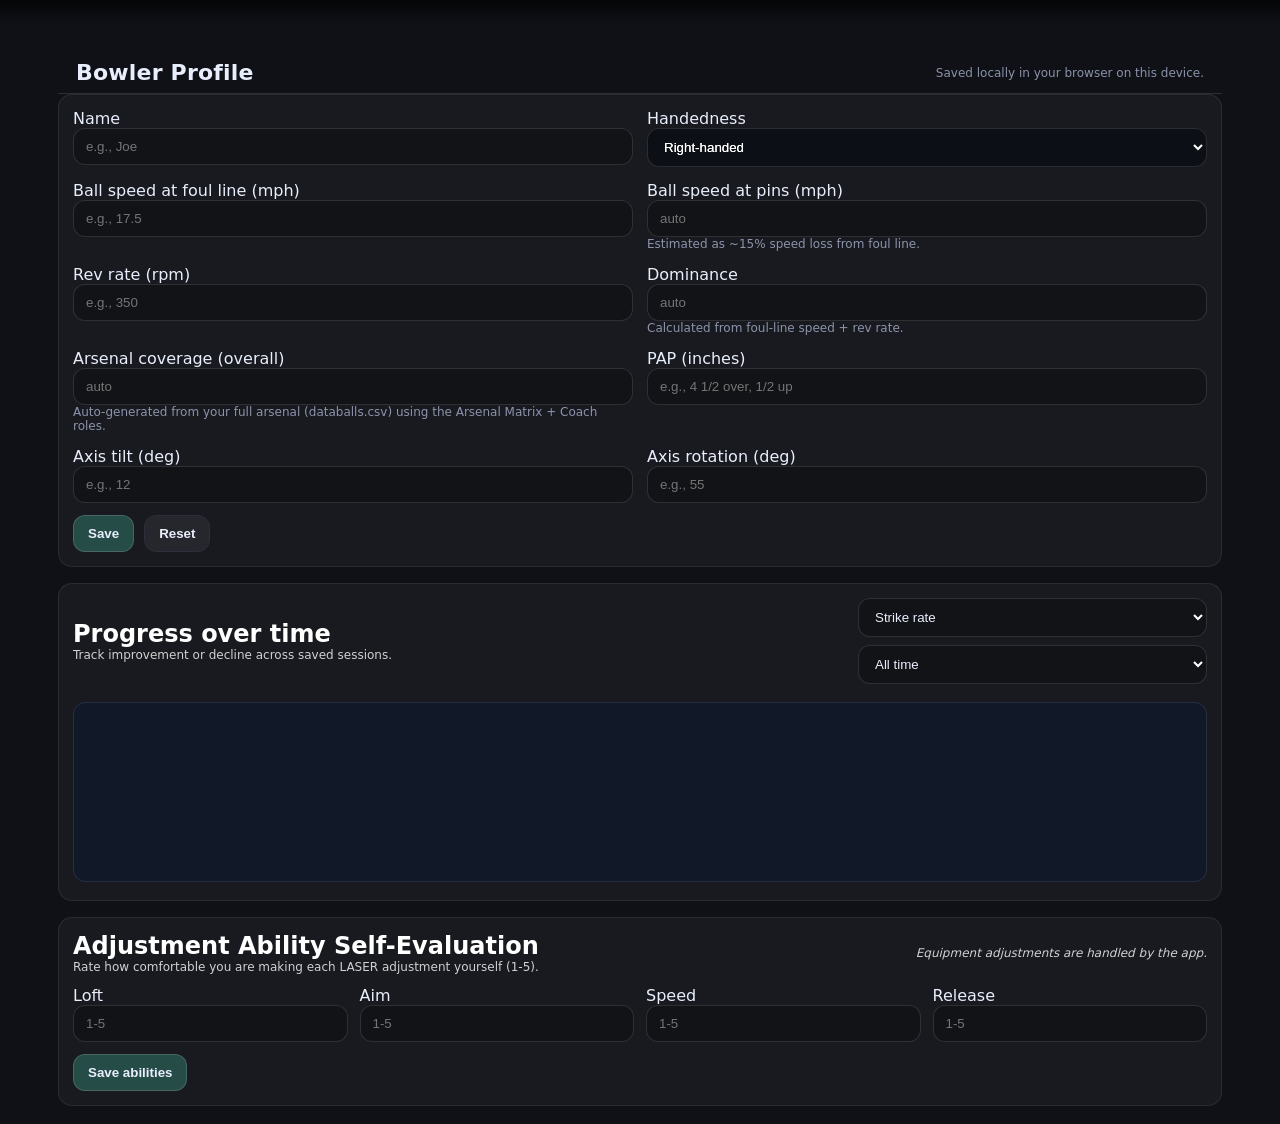
<file: bowler.html>
<!doctype html>
<html lang="en">
<head>
  <meta charset="utf-8" />
  <meta name="viewport" content="width=device-width, initial-scale=1" />
  <title>Bowler</title>
  <link rel="stylesheet" href="styles.css" />
</head>
<body data-page="bowler">
  <div class="navlinks"></div>
  <div class="container">
    <div class="header">
      <h1>Bowler Profile</h1>
      <div class="small">Saved locally in your browser on this device.</div>
    </div>

    <div class="panel">
      <div class="grid-2">
        <div>
          <label>Name</label>
          <input class="input" id="name" placeholder="e.g., Joe" />
        </div>
        <div>
          <label>Handedness</label>
          <select class="input" id="handed" style="color:#fff !important;background:rgba(0,0,0,0.25);-webkit-text-fill-color:#fff;text-shadow:0 0 0 #fff;caret-color:#fff;color-scheme:dark">
            <option value="R">Right-handed</option>
            <option value="L">Left-handed</option>
          </select>
        </div>
        <div>
          <label>Ball speed at foul line (mph)</label>
          <input class="input" id="mphLine" type="number" step="0.1" placeholder="e.g., 17.5" />
        </div>
        <div>
          <label>Ball speed at pins (mph)</label>
          <input class="input" id="mphPins" type="number" step="0.1" placeholder="auto" readonly />
          <div class="small">Estimated as ~15% speed loss from foul line.</div>
        </div>
        <div>
          <label>Rev rate (rpm)</label>
          <input class="input" id="rpm" type="number" step="1" placeholder="e.g., 350" />
        </div>
        <div>
          <label>Dominance</label>
          <input class="input" id="dominance" placeholder="auto" readonly />
          <div class="small">Calculated from foul-line speed + rev rate.</div>
        </div>
        <div>
          <label>Arsenal coverage (overall)</label>
          <input class="input" id="equipScore" placeholder="auto" readonly />
          <div class="small" id="equipNote">Auto-generated from your full arsenal (databalls.csv) using the Arsenal Matrix + Coach roles.</div>
        </div>
        <div>
          <label>PAP (inches)</label>
          <input class="input" id="pap" placeholder="e.g., 4 1/2 over, 1/2 up" />
        </div>
        <div>
          <label>Axis tilt (deg)</label>
          <input class="input" id="tilt" type="number" step="1" placeholder="e.g., 12" />
        </div>
        <div>
          <label>Axis rotation (deg)</label>
          <input class="input" id="rotation" type="number" step="1" placeholder="e.g., 55" />
        </div>
      </div>

      <div style="margin-top:12px;display:flex;gap:10px;flex-wrap:wrap">
        <button class="btn" id="save">Save</button>
        <button class="btn secondary" id="reset">Reset</button>
        <div class="small" id="status"></div>
      </div>
    </div>

    <div class="panel" id="progressPanel" style="width:100%;max-width:100%;margin-top:16px">
      <div style="display:flex;justify-content:space-between;align-items:center;gap:10px;flex-wrap:wrap">
        <div>
          <h2 style="margin:0;color:#fff">Progress over time</h2>
          <div class="small" style="color:#fff">Track improvement or decline across saved sessions.</div>
        </div>
        <div style="display:flex;gap:8px;flex-wrap:wrap;align-items:center">
          <select class="input" id="metricSelect" style="min-width:180px;color:#fff">
            <option value="strikeRate">Strike rate</option>
            <option value="pocketPct">Pocket hit %</option>
            <option value="carryPct">Carry on pocket hits %</option>
            <option value="executionScore">Execution score</option>
            <option value="observationRating">Observation score</option>
          </select>
          <select class="input" id="rangeSelect" style="min-width:160px;color:#fff">
            <option value="all">All time</option>
            <option value="30">Last 30 days</option>
            <option value="90">Last 90 days</option>
            <option value="180">Last 6 months</option>
            <option value="365">Last 12 months</option>
          </select>
        </div>
      </div>
      <div id="progressSummary" class="small" style="margin-top:8px;color:#fff"></div>
      <svg id="progressChart" viewBox="0 0 760 180" style="width:100%;height:auto;max-height:180px;margin-top:10px;background:#111827;border:1px solid #243041;border-radius:12px"></svg>
    </div>

    <div class="panel" id="abilityPanel" style="width:100%;max-width:100%;margin-top:16px">
      <div style="display:flex;justify-content:space-between;align-items:center;gap:10px;flex-wrap:wrap">
        <div>
          <h2 style="margin:0;color:#fff">Adjustment Ability Self-Evaluation</h2>
          <div class="small" style="color:#fff">Rate how comfortable you are making each LASER adjustment yourself (1-5).</div>
        </div>
        <div class="small" style="color:#fff"><em>Equipment adjustments are handled by the app.</em></div>
      </div>
      <div class="grid-4" style="margin-top:12px;display:grid;grid-template-columns:repeat(auto-fit,minmax(160px,1fr));gap:12px">
        <div>
          <label>Loft</label>
          <input class="input" id="abilityLoft" type="number" min="1" max="5" step="1" placeholder="1-5" />
        </div>
        <div>
          <label>Aim</label>
          <input class="input" id="abilityAim" type="number" min="1" max="5" step="1" placeholder="1-5" />
        </div>
        <div>
          <label>Speed</label>
          <input class="input" id="abilitySpeed" type="number" min="1" max="5" step="1" placeholder="1-5" />
        </div>
        <div>
          <label>Release</label>
          <input class="input" id="abilityRelease" type="number" min="1" max="5" step="1" placeholder="1-5" />
        </div>
      </div>
      <div style="margin-top:12px;display:flex;gap:10px;flex-wrap:wrap;align-items:center">
        <button class="btn" id="saveAbilities">Save abilities</button>
        <div class="small" id="abilityStatus"></div>
      </div>
    </div>
  </div>

  <script src="seed-data.js"></script>
  <script src="app_v63.js"></script>
  <script>
    BT.renderNav('bowler');

    const els = {
      name: BT.$('#name'),
      handed: BT.$('#handed'),
      mphLine: BT.$('#mphLine'),
      mphPins: BT.$('#mphPins'),
      rpm: BT.$('#rpm'),
      dominance: BT.$('#dominance'),
      equipScore: BT.$('#equipScore'),
      equipNote: BT.$('#equipNote'),
      pap: BT.$('#pap'),
      tilt: BT.$('#tilt'),
      rotation: BT.$('#rotation'),
      status: BT.$('#status'),
      metricSelect: BT.$('#metricSelect'),
      rangeSelect: BT.$('#rangeSelect'),
      progressSummary: BT.$('#progressSummary'),
      progressChart: BT.$('#progressChart'),
      abilityLoft: BT.$('#abilityLoft'),
      abilityAim: BT.$('#abilityAim'),
      abilitySpeed: BT.$('#abilitySpeed'),
      abilityRelease: BT.$('#abilityRelease'),
      abilityStatus: BT.$('#abilityStatus'),
    };

    function recalc() {
      const mphLine = els.mphLine.value ? Number(els.mphLine.value) : null;
      const rpm = els.rpm.value ? Number(els.rpm.value) : null;
      const pins = mphLine != null ? BT.speedAtPinsFromFoulLine(mphLine) : null;
      els.mphPins.value = (pins != null && Number.isFinite(pins)) ? pins.toFixed(1) : '';

      const dom = BT.bowlerType({ mphLine, rpm });
      els.dominance.value = dom === 'speed' ? 'Speed dominant' : dom === 'rev' ? 'Rev dominant' : 'Matched / balanced';
    }

    async function recalcArsenalOverview() {
      // Overall arsenal coverage (not “best 6-ball set”).
      // Uses full databalls.csv inventory + bowler-adjusted motion vectors.
      try {
        const bowler = BT.lsGet(BT.KEYS.BOWLER, {});
        const payload = await BT.ensureCSVLoaded();
        const rows = payload?.rows || [];

        if (!Array.isArray(rows) || !rows.length) {
          els.equipScore.value = '';
          els.equipNote.textContent = 'Load databalls.csv (Arsenal/Analyze) to generate this overview.';
          return;
        }

        // Matrix coverage across ALL balls.
        const bucketKeys = [
          'STRONG|SMOOTH','STRONG|SHARP',
          'MEDIUM|SMOOTH','MEDIUM|SHARP',
          'WEAK|SMOOTH','WEAK|SHARP',
        ];
        const counts = Object.fromEntries(bucketKeys.map(k => [k, 0]));
        for (const r of rows) {
          const nm = BT.ballName(r);
          if (!nm) continue;
          const est = BT.estimateStrengthShape(r);
          const sb = BT.strengthBucket(est.strength);
          const sh = BT.shapeBucket(est.shape);
          const key = `${sb}|${sh}`;
          if (counts[key] != null) counts[key] += 1;
        }
        const filled = bucketKeys.filter(k => counts[k] > 0).length;
        const missingBuckets = bucketKeys.filter(k => counts[k] === 0)
          .map(k => k.replace('|', ' + ').toLowerCase());

        // Coach role coverage across ALL balls.
        const roleOut = BT.equipmentScoreFromRows(rows, bowler);

        els.equipScore.value = `Matrix ${filled}/6 • Roles ${roleOut.covered}/${roleOut.totalRoles}`;

        const notes = [];
        if (missingBuckets.length) notes.push(`Missing matrix cells: ${missingBuckets.join(', ')}.`);
        else notes.push('All 6 matrix cells are covered by your full arsenal.');
        if (roleOut?.notes?.length) notes.push(roleOut.notes.join(' '));
        els.equipNote.textContent = notes.join(' ');
      } catch (e) {
        console.error(e);
        els.equipScore.value = '';
        els.equipNote.textContent = 'Could not compute arsenal overview. (Is databalls.csv available?)';
      }
    }

    function load() {
      const data = BT.lsGet(BT.KEYS.BOWLER, {});
      els.name.value = data.name || '';
      els.handed.value = data.handedness || 'R';
      // Back-compat: older profiles stored `mph` only.
      els.mphLine.value = data.mphLine ?? data.mph ?? '';
      els.rpm.value = data.rpm ?? '';
      els.pap.value = data.pap || '';
      els.tilt.value = data.tilt ?? '';
      els.rotation.value = data.rotation ?? '';
      const abilities = data.abilities || {};
      els.abilityLoft.value = abilities.loft ?? 3;
      els.abilityAim.value = abilities.aim ?? 3;
      els.abilitySpeed.value = abilities.speed ?? 3;
      els.abilityRelease.value = abilities.release ?? 3;
      els.status.textContent = data.name ? `Loaded: ${data.name}` : '';
      els.abilityStatus.textContent = data.abilities ? 'Abilities loaded.' : '';
      recalc();
      recalcArsenalOverview();
      renderProgressChart();
    }

    function save() {
      recalc();
      const mphLine = els.mphLine.value ? Number(els.mphLine.value) : null;
      const mphPins = els.mphPins.value ? Number(els.mphPins.value) : null;
      const rpm = els.rpm.value ? Number(els.rpm.value) : null;
      const ability = (el) => {
        const v = Number(el.value);
        if (!Number.isFinite(v)) return 3;
        return Math.max(1, Math.min(5, Math.round(v)));
      };
      const data = {
        name: els.name.value.trim(),
        handedness: els.handed.value || 'R',
        // Store both for clarity; other pages will prefer mphLine.
        mphLine,
        mphPins,
        // Keep legacy field too (pins speed) so older code doesn't break if referenced.
        mph: mphPins,
        rpm,
        dominance: BT.bowlerType({ mphLine, rpm }),
        pap: els.pap.value.trim(),
        tilt: els.tilt.value ? Number(els.tilt.value) : null,
        rotation: els.rotation.value ? Number(els.rotation.value) : null,
        abilities: {
          loft: ability(els.abilityLoft),
          aim: ability(els.abilityAim),
          speed: ability(els.abilitySpeed),
          release: ability(els.abilityRelease),
        },
        savedAt: Date.now(),
      };
      BT.lsSet(BT.KEYS.BOWLER, data);
      els.status.textContent = `Saved ${data.name ? '(' + data.name + ')' : ''}`;
      els.abilityStatus.textContent = 'Abilities saved with bowler profile.';
      recalcArsenalOverview();
      renderProgressChart();
    }

    ['input', 'change'].forEach(evt => {
      els.mphLine.addEventListener(evt, recalc);
      els.rpm.addEventListener(evt, recalc);
    });


    function sessionSeries(metric, days) {
      const sessions = BT.lsGet(BT.KEYS.GAME_SESSIONS, []);
      const now = Date.now();
      const cutoff = days === 'all' ? 0 : now - (Number(days) * 86400000);
      return (Array.isArray(sessions) ? sessions : [])
        .filter(s => s && s.savedAt && (!cutoff || s.savedAt >= cutoff))
        .slice()
        .sort((a,b)=>(a.savedAt||0)-(b.savedAt||0))
        .map(s => ({ x: s.savedAt, y: Number((s.summary && s.summary[metric]) || 0), label: new Date(s.savedAt).toLocaleDateString() }));
    }

    function renderProgressChart() {
      const metric = els.metricSelect.value || 'strikeRate';
      const metricLabelMap = { strikeRate:'Strike rate', pocketPct:'Pocket hit %', carryPct:'Carry on pocket hits %', executionScore:'Execution score', observationRating:'Observation score' };
      const range = els.rangeSelect.value || 'all';
      const series = sessionSeries(metric, range);
      const svg = els.progressChart;
      if (!svg) return;
      const W = 760, H = 240, padL = 46, padR = 18, padT = 20, padB = 34;
      const innerW = W - padL - padR, innerH = H - padT - padB;
      if (!series.length) {
        svg.innerHTML = `<text x="24" y="42" fill="#ffffff" font-size="14">No saved sessions yet.</text>`;
        els.progressSummary.textContent = 'Save sessions from Game Day to start tracking progress.';
        return;
      }
      const ys = series.map(p => p.y);
      const minY = Math.max(0, Math.min(...ys, 0));
      const maxY = Math.min(100, Math.max(...ys, 100));
      const xFor = (i) => padL + (series.length === 1 ? innerW/2 : (i * innerW / (series.length - 1)));
      const yFor = (v) => padT + innerH - ((v - minY) / Math.max(1, (maxY - minY))) * innerH;
      const path = series.map((p,i)=>`${i===0?'M':'L'} ${xFor(i).toFixed(1)} ${yFor(p.y).toFixed(1)}`).join(' ');
      let grid='';
      for (let i=0;i<5;i++) {
        const v = minY + (maxY-minY)*(i/4);
        const y = yFor(v);
        grid += `<line x1="${padL}" y1="${y}" x2="${W-padR}" y2="${y}" stroke="#243041" stroke-width="1" />`;
        grid += `<text x="8" y="${y+4}" fill="#ffffff" font-size="11">${Math.round(v)}</text>`;
      }
      const dots = series.map((p,i)=>`<circle cx="${xFor(i)}" cy="${yFor(p.y)}" r="4" fill="#60a5fa"><title>${p.label}: ${p.y}%</title></circle>`).join('');
      const labels = series.map((p,i)=>`<text x="${xFor(i)}" y="${H-10}" text-anchor="middle" fill="#ffffff" font-size="10">${p.label.replace(/\/.*/, '')}</text>`).join('');
      svg.innerHTML = `${grid}<line x1="${padL}" y1="${H-padB}" x2="${W-padR}" y2="${H-padB}" stroke="#475569" /><line x1="${padL}" y1="${padT}" x2="${padL}" y2="${H-padB}" stroke="#475569" /><path d="${path}" fill="none" stroke="#60a5fa" stroke-width="3" stroke-linecap="round" stroke-linejoin="round" />${dots}${labels}`;
      const first = series[0].y, last = series[series.length-1].y;
      const delta = Math.round((last-first)*10)/10;
      const trend = delta > 0 ? `Up ${delta}` : delta < 0 ? `Down ${Math.abs(delta)}` : 'Flat';
      els.progressSummary.textContent = `${series.length} session(s) • ${metricLabelMap[metric] || metric} • ${trend}`;
    }

    BT.$('#save').addEventListener('click', save);

    BT.$('#saveAbilities').addEventListener('click', save);
    BT.$('#reset').addEventListener('click', () => {
      if (!confirm('Clear saved bowler profile on this device?')) return;
      localStorage.removeItem(BT.KEYS.BOWLER);
      load();
      renderProgressChart();
      els.abilityStatus.textContent = '';
      els.status.textContent = 'Cleared.';
    });

    els.metricSelect.addEventListener('change', renderProgressChart);
    els.rangeSelect.addEventListener('change', renderProgressChart);

    load();
    renderProgressChart();
  </script>

</body>
</html>
</file>
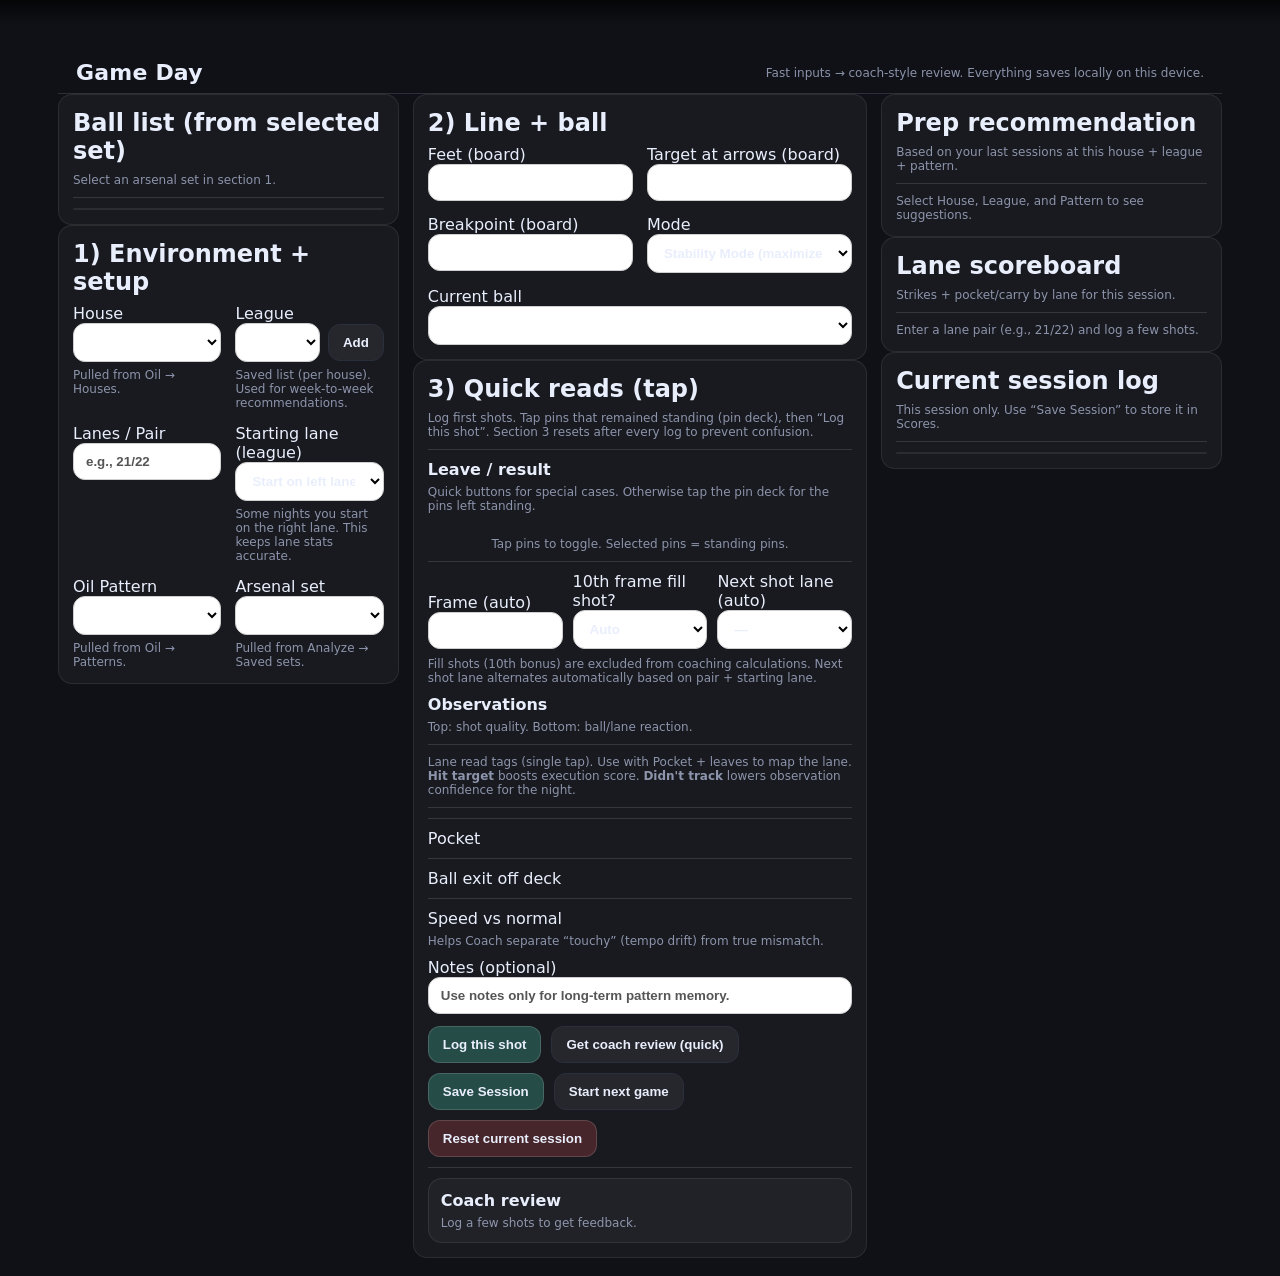
<file: gameday.html>
<!doctype html>
<html lang="en">
<head>
  <meta charset="utf-8" />
  <meta name="viewport" content="width=device-width, initial-scale=1" />
  <title>Game Day</title>
  <link rel="stylesheet" href="styles.css" />
</head>
<body data-page="gameday">
  <div class="navlinks"></div>
  <div class="container">
    <div class="header">
      <h1>Game Day</h1>
      <div class="small">Fast inputs → coach-style review. Everything saves locally on this device.</div>
    </div>

    <div class="grid-3" style="grid-template-columns: 0.9fr 1.2fr 0.9fr; align-items:start">
      <!-- Column 1: Ball list + environment -->
      <div>

        <div class="panel">
          <h2>Ball list (from selected set)</h2>
          <div class="small" id="setHint">Select an arsenal set in section 1.</div>
          <div class="hr-split"></div>
          <div class="list" id="setList" style="max-height:28vh"></div>
        </div>
        <div class="panel">
          <h2>1) Environment + setup</h2>
          <div class="grid-2">
            <div>
              <label>House</label>
              <select id="house" class="input"></select>
              <div class="small" style="margin-top:6px">Pulled from Oil → Houses.</div>
            </div>
            <div>
              <label>League</label>
              <div style="display:flex;gap:8px;align-items:center">
                <select id="league" class="input" style="flex:1"></select>
                <button class="btn secondary" id="addLeagueBtn" type="button">Add</button>
              </div>
              <div class="small" style="margin-top:6px">Saved list (per house). Used for week-to-week recommendations.</div>
            </div>

            <div>
              <label>Lanes / Pair</label>
              <input id="lanes" class="input" placeholder="e.g., 21/22" />
            </div>
            <div>
              <label>Starting lane (league)</label>
              <select id="startLane" class="input">
                <option value="left">Start on left lane</option>
                <option value="right">Start on right lane</option>
              </select>
              <div class="small" style="margin-top:6px">Some nights you start on the right lane. This keeps lane stats accurate.</div>
            </div>
            <div>
              <label>Oil Pattern</label>
              <select id="pattern" class="input"></select>
              <div class="small" id="patternSummary" style="margin-top:6px"></div>
              <div class="small" style="margin-top:6px">Pulled from Oil → Patterns.</div>
            </div>
            <div>
              <label>Arsenal set</label>
              <select id="set" class="input"></select>
              <div class="small" style="margin-top:6px">Pulled from Analyze → Saved sets.</div>
            </div>
          </div>
        </div>

      </div>

      <!-- Column 2: Section 2 & 3 -->
      <div>
        <div class="panel">
          <h2>2) Line + ball</h2>
          <div class="grid-2">
            <div>
              <label>Feet (board)</label>
              <input id="feet" class="input" type="number" step="1" />
            </div>
            <div>
              <label>Target at arrows (board)</label>
              <input id="arrows" class="input" type="number" step="1" />
            </div>
            <div>
              <label>Breakpoint (board)</label>
              <input id="bp" class="input" type="number" step="1" />
            </div>
            <div>
              <label>Mode</label>
              <select id="mode" class="input">
                <option value="stability">Stability Mode (maximize margin)</option>
                <option value="shape">Shape Mode (create angle)</option>
                <option value="control">Control Mode (reduce over/under)</option>
              </select>
            </div>
            <div style="grid-column:1/-1">
              <label>Current ball</label>
              <select id="ball" class="input"></select>
            </div>
          </div>
        </div>

        <div class="panel">
          <h2>3) Quick reads (tap)</h2>
          <div class="small">Log first shots. Tap pins that remained standing (pin deck), then “Log this shot”. Section 3 resets after every log to prevent confusion.</div>
          <div class="hr-split"></div>

          <div>
            <b>Leave / result</b>
            <div class="small" style="margin-top:6px">Quick buttons for special cases. Otherwise tap the pin deck for the pins left standing.</div>
            <div id="quickResults" style="margin-top:8px;display:flex;gap:8px;flex-wrap:wrap"></div>

            <div style="margin-top:10px">
              <div id="pinDeckWrap" style="display:flex;justify-content:center"></div>
              <div class="small" style="text-align:center;margin-top:6px" id="pinDeckHint">Tap pins to toggle. Selected pins = standing pins.</div>
            </div>
            <div class="hr-split"></div>

            <div class="grid-3" style="grid-template-columns:1fr 1fr 1fr;gap:10px;align-items:end;margin-bottom:10px">
              <div>
                <label>Frame (auto)</label>
                <input id="frame" class="input" readonly />
              </div>
              <div>
                <label>10th frame fill shot?</label>
                <select id="fill" class="input">
                  <option value="auto">Auto</option>
                  <option value="no">No</option>
                  <option value="yes">Yes</option>
                </select>
              </div>
              <div>
                <label>Next shot lane (auto)</label>
                <select id="lanePick" class="input">
                  <option value="">—</option>
                </select>
              </div>
            </div>
            <div class="small" style="margin-top:-2px;margin-bottom:10px">Fill shots (10th bonus) are excluded from coaching calculations. Next shot lane alternates automatically based on pair + starting lane.</div>

            <b>Observations</b>
            <div class="small" style="margin-top:6px">Top: shot quality. Bottom: ball/lane reaction.</div>
            <div id="readsQuality" style="margin-top:6px"></div>
            <div class="hr-split" style="margin:10px 0"></div>
            <div class="small" style="margin-top:6px">Lane read tags (single tap). Use with Pocket + leaves to map the lane. <b>Hit target</b> boosts execution score. <b>Didn't track</b> lowers observation confidence for the night.</div>
            <div id="readsMiss" style="margin-top:6px"></div>
            <div class="hr-split" style="margin:10px 0"></div>
            <div id="readsBallObs" style="margin-top:6px"></div>
            <div class="hr-split" style="margin:10px 0"></div>
            <div>
              <label>Pocket</label>
              <div id="readsPocket" style="margin-top:6px"></div>
            </div>
            <div class="hr-split" style="margin:10px 0"></div>
            <div>
              <label>Ball exit off deck</label>
              <div id="readsExit" style="margin-top:6px"></div>
            </div>
            <div class="hr-split" style="margin:10px 0"></div>
            <div>
              <label>Speed vs normal</label>
              <div id="readsSpeed" style="margin-top:6px"></div>
              <div class="small" style="margin-top:6px">Helps Coach separate “touchy” (tempo drift) from true mismatch.</div>
            </div>
          </div>

          <div style="margin-top:10px">
            <label>Notes (optional)</label>
            <input id="notes" class="input" placeholder="Use notes only for long-term pattern memory." />
          </div>
<div style="margin-top:12px;display:flex;gap:10px;flex-wrap:wrap">
            <button class="btn" id="log">Log this shot</button>
            <button class="btn secondary" id="coach">Get coach review (quick)</button>
            <button class="btn" id="saveSession">Save Session</button>
            <button class="btn secondary" id="nextGame">Start next game</button>
            <button class="btn danger" id="resetSession">Reset current session</button>
          </div>

          <div class="hr-split"></div>
          <div class="panel" style="padding:12px">
            <b>Coach review</b>
            <div class="small" id="coachText" style="margin-top:6px">Log a few shots to get feedback.</div>
          </div>
        </div>
      </div>

      <!-- Column 3: Prep + scoreboard + log -->
      <div>
        <div class="panel" id="prepPanel">
          <h2>Prep recommendation</h2>
          <div class="small">Based on your last sessions at this house + league + pattern.</div>
          <div class="hr-split"></div>
          <div id="prepText" class="small">Select House, League, and Pattern to see suggestions.</div>
        </div>

        <div class="panel" id="scoreboardPanel">
          <h2>Lane scoreboard</h2>
          <div class="small">Strikes + pocket/carry by lane for this session.</div>
          <div class="hr-split"></div>
          <div id="laneScoreboard" class="small">Enter a lane pair (e.g., 21/22) and log a few shots.</div>
        </div>
        <div class="panel">
          <h2>Current session log</h2>
          <div class="small">This session only. Use “Save Session” to store it in Scores.</div>
          <div class="hr-split"></div>
          <div class="list" id="logList" style="max-height:80vh"></div>
        </div>
      </div>

    </div>
  </div>

  <script src="seed-data.js"></script>
  <script src="app_v63.js"></script>
  <script>
    BT.renderNav('gameday');

    // Quick result buttons (pin deck handles everything else)
    const quickResults = ['Strike','Flat 10','Ringing 10'];

    // Observations split: shot quality vs ball reaction
    const qualityObs = ['Good execution','OK execution','Poor execution'];
    const ballObs = ['Too early','Too long','Over/under','Carrydown'];
	    // Miss room (single-select). Saved per shot.
	    const missObs = [
      { val: 'noMiss', label: 'Hit target' },
      { val: 'didntTrack', label: "Didn't track" },
      { val: 'rightRecovered', label: 'Miss right recovered' },
      { val: 'leftHeld', label: 'Miss left held' },
      { val: 'rightAtTarget', label: 'Miss right at target' },
      { val: 'leftAtTarget', label: 'Miss left at target' },
    ];
    const pocketObs = [
      { val: 'Unknown', label: 'Unknown' },
      { val: 'Pocket flush', label: 'Flush' },
      { val: 'Pocket light', label: 'Light' },
      { val: 'Pocket high', label: 'High' },
      { val: 'Missed left', label: 'Missed left' },
      { val: 'Missed right', label: 'Missed right' },
    ];
    const exitObs = [
      { val: "Didn't notice", label: "Didn't notice" },
      { val: 'Exit left', label: 'Exit left' },
      { val: 'Exit right', label: 'Exit right' },
      { val: 'Exit straight', label: 'Exit straight' },
    ];
    const speedObs = [
      { val: 'unknown', label: "Didn't track" },
      { val: 'slower', label: 'Slower' },
      { val: 'same', label: 'Same' },
      { val: 'faster', label: 'Faster' },
    ];

    const el = {
      house: BT.$('#house'),
      lanes: BT.$('#lanes'),
      startLane: BT.$('#startLane'),
      pattern: BT.$('#pattern'),
      league: BT.$('#league'),
      addLeagueBtn: BT.$('#addLeagueBtn'),
      patternSummary: BT.$('#patternSummary'),
      set: BT.$('#set'),
      feet: BT.$('#feet'),
      arrows: BT.$('#arrows'),
      bp: BT.$('#bp'),
      mode: BT.$('#mode'),
      ball: BT.$('#ball'),
      quickResults: BT.$('#quickResults'),
      pinDeckWrap: BT.$('#pinDeckWrap'),
      readsQuality: BT.$('#readsQuality'),
	      readsMiss: BT.$('#readsMiss'),
      readsBallObs: BT.$('#readsBallObs'),
      readsPocket: BT.$('#readsPocket'),
      readsExit: BT.$('#readsExit'),
      readsSpeed: BT.$('#readsSpeed'),
      lanePick: BT.$('#lanePick'),
      adjust: BT.$('#adjust'),
      frame: BT.$('#frame'),
      fill: BT.$('#fill'),
      notes: BT.$('#notes'),
      logList: BT.$('#logList'),
      setList: BT.$('#setList'),
      setHint: BT.$('#setHint'),
      coachText: BT.$('#coachText'),
      laneScoreboard: BT.$('#laneScoreboard'),
      nextGame: BT.$('#nextGame'),
    };

    let selectedSetBalls = []; // names
    let sessionShots = [];

    let selectedPins = new Set(); // pins left standing
    let resultTag = ''; // Strike / Brooklyn / Flat 10 / Ringing 10 (optional)


    const SESSION_KEY = 'bt_current_session_v1';
    const LAST_LINE_KEY = 'bt_gameday_last_line_v1';
    const START_LANE_KEY = 'bt_gameday_start_lane_v1';

    function currentGameNumber() {
      const nums = sessionShots.map(s => Number(s && s.gameNo)).filter(n => Number.isFinite(n) && n > 0);
      return nums.length ? Math.max(...nums) : 1;
    }

    function gameStartIndexInChron(chron) {
      for (let i = chron.length - 1; i >= 0; i--) {
        if (chron[i] && chron[i].type === 'gameStart') return i + 1;
      }
      return 0;
    }

    function currentGameShotsChron() {
      const chron = [...sessionShots].reverse();
      const start = gameStartIndexInChron(chron);
      return chron.slice(start).filter(s => s && s.type !== 'gameStart');
    }

    function startNextGame() {
      const next = currentGameNumber() + 1;
      sessionShots.unshift({
        id: `mk_${Math.random().toString(36).slice(2,10)}`,
        at: Date.now(),
        type: 'gameStart',
        gameNo: next,
        note: `Start Game ${next}`,
      });
      saveCurrentSessionDraft();
      renderLog();
      syncNextLane();
      updateFrameUI();
      markCoachDirty();
      el.coachText.innerHTML = bulletListHtml('Coach review', `Game ${next} started.`, ['Continue logging shots so Coach can map the transition.']);
    }

    function saveLastLineDraft() {
      BT.lsSet(LAST_LINE_KEY, {
        feet: el.feet.value ? Number(el.feet.value) : null,
        arrows: el.arrows.value ? Number(el.arrows.value) : null,
        bp: el.bp.value ? Number(el.bp.value) : null,
        mode: el.mode.value,
        ball: el.ball.value || '',
      });
    }

    function restoreLastLineDraft() {
      // Prefer the most recent logged shot if present; otherwise use the saved draft.
      const lastShot = sessionShots && sessionShots.length ? sessionShots[0] : null;
      const d = lastShot ? {
        feet: lastShot.feet,
        arrows: lastShot.arrows,
        bp: lastShot.bp,
        mode: lastShot.mode,
        ball: lastShot.ball,
      } : BT.lsGet(LAST_LINE_KEY, null);

      if (!d) return;
      if (Number.isFinite(d.feet)) el.feet.value = d.feet;
      if (Number.isFinite(d.arrows)) el.arrows.value = d.arrows;
      if (Number.isFinite(d.bp)) el.bp.value = d.bp;
      if (d.mode) el.mode.value = d.mode;
      // ball may not exist yet until set is loaded; save so loadSetToUI can apply it.
      if (d.ball) {
        const cur = BT.lsGet(LAST_LINE_KEY, {}) || {};
        cur.ball = d.ball;
        BT.lsSet(LAST_LINE_KEY, cur);
      }
    }

    function pillButtons(container, items) {
      container.innerHTML = items.map(t => `<button class="btn secondary" data-pill="${t}" style="padding:8px 10px;border-radius:999px">${t}</button>`).join('');
    }

	    function pillButtonsCustom(container, items) {
	      // items: [{val,label}]
	      container.innerHTML = items.map(o => {
	        return `<button class="btn secondary" data-pill="${o.val}" style="padding:8px 10px;border-radius:999px">${o.label}</button>`;
	      }).join('');
	    }

    function pillButtonsRows(container, rows) {
      container.innerHTML = rows.map(items => {
        const btns = items.map(t => `<button class="btn secondary" data-pill="${t}" style="padding:8px 10px;border-radius:999px">${t}</button>`).join('');
        return `<div style="display:flex;gap:8px;flex-wrap:wrap">${btns}</div>`;
      }).join('<div style="height:8px"></div>');
    }

    
    function renderQuickResults() {
      if (!el.quickResults) return;
      el.quickResults.innerHTML = quickResults.map(t => `<button class="btn secondary" data-qr="${t}" style="padding:8px 10px;border-radius:999px">${t}</button>`).join('');
      BT.$all('button[data-qr]', el.quickResults).forEach(b => {
        b.addEventListener('click', () => {
          const tag = b.getAttribute('data-qr');
          setResultTag(tag);
          markCoachDirty();
        });
      });
      updateQuickResultUI();
    }

    function setResultTag(tag) {
      resultTag = tag || '';
      if (resultTag === 'Strike' || resultTag === 'Brooklyn') {
        selectedPins = new Set(); // strike implies empty pins
      }
      if (resultTag === 'Flat 10' || resultTag === 'Ringing 10') {
        selectedPins = new Set([10]);
      }
      updatePinDeckUI();
      updateQuickResultUI();
    }

    function updateQuickResultUI() {
      if (!el.quickResults) return;
      BT.$all('button[data-qr]', el.quickResults).forEach(b => {
        const t = b.getAttribute('data-qr');
        const on = (resultTag === t);
        b.classList.toggle('active', on);
        b.style.outline = on ? '2px solid rgba(80,227,194,0.45)' : 'none';
      });
    }

    function renderPinDeck() {
      if (!el.pinDeckWrap) return;
      // Simple SVG rack. Tap pins to toggle (selected = standing).
      const svg = `
        <svg id="pinDeck" width="220" height="170" viewBox="0 0 220 170" style="max-width:100%;height:auto">
          ${pinCircle(1, 110, 145)}
          ${pinCircle(2, 95, 115)}
          ${pinCircle(3, 125, 115)}
          ${pinCircle(4, 80, 85)}
          ${pinCircle(5, 110, 85)}
          ${pinCircle(6, 140, 85)}
          ${pinCircle(7, 65, 55)}
          ${pinCircle(8, 95, 55)}
          ${pinCircle(9, 125, 55)}
          ${pinCircle(10,155, 55)}
        </svg>`;
      el.pinDeckWrap.innerHTML = svg;

      BT.$all('[data-pin]', el.pinDeckWrap).forEach(node => {
        node.addEventListener('click', () => {
          const p = Number(node.getAttribute('data-pin'));
          if (!Number.isFinite(p)) return;
          // If user taps pins manually, clear special resultTag unless it still matches.
          if (resultTag && !['Flat 10','Ringing 10'].includes(resultTag)) resultTag = '';
          if (selectedPins.has(p)) selectedPins.delete(p);
          else selectedPins.add(p);

          // If user selects a non-10 pin, clear flat/ringing tag.
          if (selectedPins.size && !(selectedPins.size === 1 && selectedPins.has(10))) {
            if (resultTag === 'Flat 10' || resultTag === 'Ringing 10') resultTag = '';
          }
          updatePinDeckUI();
          updateQuickResultUI();
          markCoachDirty();
        });
      });

      updatePinDeckUI();
    }

    function pinCircle(num, cx, cy) {
      return `
        <g data-pin="${num}" style="cursor:pointer">
          <circle cx="${cx}" cy="${cy}" r="16" fill="rgba(255,255,255,0.10)" stroke="rgba(255,255,255,0.55)" stroke-width="2"></circle>
          <text x="${cx}" y="${cy+5}" text-anchor="middle" font-size="12" fill="rgba(255,255,255,0.85)" font-family="system-ui, -apple-system, Segoe UI, Roboto, Arial">${num}</text>
        </g>`;
    }

    function updatePinDeckUI() {
      if (!el.pinDeckWrap) return;
      BT.$all('[data-pin] circle', el.pinDeckWrap).forEach(c => {
        const p = Number(c.parentElement.getAttribute('data-pin'));
        const on = selectedPins.has(p);
        c.setAttribute('fill', on ? 'rgba(80,227,194,0.35)' : 'rgba(255,255,255,0.10)');
        c.setAttribute('stroke', on ? 'rgba(80,227,194,0.95)' : 'rgba(255,255,255,0.55)');
      });
    }

    function clearPinDeck() {
      selectedPins = new Set();
      resultTag = '';
      updatePinDeckUI();
      updateQuickResultUI();
    }

    function wireQualityPills(container) {
      // Mutual exclusion between execution quality options (Good/OK/Poor).
      BT.$all('button[data-pill]', container).forEach(b => {
        b.addEventListener('click', () => {
          const t = b.getAttribute('data-pill');
          // Toggle desired button first
          const willOn = !b.classList.contains('active');

          // Clear all first
          BT.$all('button[data-pill]', container).forEach(x => {
            x.classList.remove('active');
            x.style.outline = 'none';
          });

          if (willOn) {
            b.classList.add('active');
            b.style.outline = '2px solid rgba(80,227,194,0.45)';
          }

          markCoachDirty();
        });
      });
    }

function selectedPills(container) {
      return BT.$all('button[data-pill].active', container).map(b => b.getAttribute('data-pill'));
    }

    function singlePillValue(container, fallback) {
      const arr = selectedPills(container);
      return arr.length ? arr[0] : fallback;
    }

    function togglePill(btn) {
      btn.classList.toggle('active');
      if (btn.classList.contains('active')) {
        btn.style.outline = '2px solid rgba(80,227,194,0.45)';
      } else {
        btn.style.outline = 'none';
      }
      // Any input change should clear coach output until new data is logged.
      markCoachDirty();
    }

    function wirePills(container) {
      BT.$all('button[data-pill]', container).forEach(b => {
        b.addEventListener('click', () => togglePill(b));
      });
    }

    function clearPills() {
	      [el.readsQuality, el.readsMiss, el.readsBallObs, el.readsPocket, el.readsExit, el.readsSpeed].forEach(c => {
	        if (!c) return;
        BT.$all('button[data-pill]', c).forEach(b => {
          b.classList.remove('active');
          b.style.outline = 'none';
        });
      });
    }

    function renderHouses() {
      const houses = BT.lsGet(BT.KEYS.HOUSES, []);
      const opts = ['— Select house (optional for now) —', ...houses];
      el.house.innerHTML = opts.map((h, idx) => `<option value="${idx===0?'':h}">${h}</option>`).join('');
    }


    function renderLeagues() {
      const house = el.house.value || '';
      const leagues = BT.getLeagues().filter(l => !house || String(l.houseId||'') === String(house));
      const opts = ['— Select league —', ...leagues.map(l => l.name)];
      // store id in value but show name
      el.league.innerHTML = ['<option value="">— Select league —</option>']
        .concat(leagues.map(l => `<option value="${l.id}">${l.name}</option>`))
        .join('');
    }

    function leagueNameById(id) {
      const l = BT.getLeagueById(id);
      return l ? l.name : '';
    }

    function contextKey() {
      return [el.house.value||'', el.league.value||'', el.pattern.value||''].join('|');
    }

    function computeLaneStats(shots, lanesStr, startLane) {
      const pair = (lanesStr || '').split('/').map(s=>s.trim()).filter(Boolean);
      const leftNum = pair[0] || 'Left';
      const rightNum = pair[1] || 'Right';
      function laneForIndex(i){
        const startLeft = (startLane||'left') === 'left';
        const isLeft = startLeft ? (i % 2 === 0) : (i % 2 === 1);
        return isLeft ? {label:`${leftNum} (left lane)`, side:'left'} : {label:`${rightNum} (right lane)`, side:'right'};
      }
      const by = {left:{shots:[], label:`${leftNum} (left lane)`}, right:{shots:[], label:`${rightNum} (right lane)`}};
      // shots are stored newest-first; reverse to get chronological
      const chron = [...shots].reverse();
      chron.forEach((s, idx)=>{
        const lane = laneForIndex(idx);
        by[lane.side].shots.push(s);
      });
      function stat(arr){
        const leaves = arr.flatMap(s=>s.leaves||[]);
        const strikes = leaves.filter(x=>x==='Strike' || x==='Brooklyn').length;
        const pocketHits = arr.filter(s=>String(s.pocket||'').startsWith('Pocket')).length;
        const carry = pocketHits ? (leaves.filter(x=>x==='Strike' || x==='Brooklyn').length / pocketHits) : 0;
        const execScore = arr.length ? Math.round(arr.reduce((a,s)=>a + effectiveExecutionValue(s), 0) / (arr.length*5) * 100) : 0;
        return { shots: arr.length, strikes, pocketHits, pocketPct: arr.length? pocketHits/arr.length : 0, carryPct: carry, execScore };
      }
      return { left:{...by.left, ...stat(by.left.shots)}, right:{...by.right, ...stat(by.right.shots)} };
    }

    function updatePrep() {
      const box = BT.$('#prepText');
      if (!box) return;
      const k = contextKey();
      if (!el.house.value || !el.league.value || !el.pattern.value) {
        box.textContent = 'Select House, League, and Pattern to see suggestions.';
        return;
      }
      const sessions = BT.lsGet(BT.KEYS.GAME_SESSIONS, []);
      const same = (Array.isArray(sessions)?sessions:[]).filter(s => (s.contextKey||'') === k);
      if (!same.length) {
        box.textContent = 'No history yet for this league/pattern. Bowl a session and save it to build recommendations.';
        return;
      }

      const recent = same.slice(0, 5);
      const bySet = {};
      const ballStats = {};
      const lineStats = {};
      recent.forEach(sess => {
        const setName = sess.setName || '';
        const strikes = (sess.summary && sess.summary.strikes) ? sess.summary.strikes : 0;
        const total = (sess.summary && sess.summary.total) ? sess.summary.total : 0;
        if (setName) {
          const cur = bySet[setName] || { setName, strikes:0, total:0, sessions:0 };
          cur.strikes += strikes; cur.total += total; cur.sessions += 1;
          bySet[setName] = cur;
        }
        (sess.shots || []).forEach(sh => {
          if (!sh || sh.type === 'gameStart') return;
          const ball = sh.ball || '';
          if (ball) {
            const cur = ballStats[ball] || { ball, strikes:0, total:0, pocket:0 };
            cur.total += 1;
            if (isStrike(sh)) cur.strikes += 1;
            if (isPocket(sh)) cur.pocket += 1;
            ballStats[ball] = cur;
          }
          const key = [sh.feet ?? '', sh.arrows ?? '', sh.bp ?? ''].join('/');
          if (key !== '//') {
            const cur = lineStats[key] || { key, strikes:0, total:0, pocket:0 };
            cur.total += 1;
            if (isStrike(sh)) cur.strikes += 1;
            if (isPocket(sh)) cur.pocket += 1;
            lineStats[key] = cur;
          }
        });
      });

      const rankedSets = Object.values(bySet).sort((a,b)=>(b.total?b.strikes/b.total:0)-(a.total?a.strikes/a.total:0));
      const rankedBalls = Object.values(ballStats)
        .filter(x => x.total >= 2)
        .sort((a,b)=> ((b.strikes/Math.max(1,b.total)) - (a.strikes/Math.max(1,a.total))) || (b.pocket-b.pocket));
      const rankedLines = Object.values(lineStats)
        .filter(x => x.total >= 2)
        .sort((a,b)=> ((b.strikes/Math.max(1,b.total)) - (a.strikes/Math.max(1,a.total))) || (b.pocket-b.pocket));

      const best = rankedSets[0];
      const last = same[0];
      const laneStats = last.laneStats || computeLaneStats(last.shots||[], last.lanes||'', last.startLane||'left');
      const topBalls = rankedBalls.slice(0,3).map(x => `${x.ball} (${Math.round((x.strikes/Math.max(1,x.total))*100)}%)`).join(', ');
      const topLine = rankedLines[0] ? `${rankedLines[0].key} (${Math.round((rankedLines[0].strikes/Math.max(1,rankedLines[0].total))*100)}% strike)` : '';
      const bits = [];
      if (best) bits.push(`Recommended set: ${best.setName} (best strike rate over last ${best.sessions} session${best.sessions===1?'':'s'}).`);
      else bits.push(`Last set: ${last.setName||'—'}.`);
      if (topBalls) bits.push(`Recent success balls: ${topBalls}.`);
      if (topLine) bits.push(`Successful line snapshot: feet/target/breakpoint ${topLine}.`);
      bits.push(`Last session: ${last.summary?.strikes||0}/${last.summary?.total||0} strikes • Observation ${last.summary?.observationRating||0} • Left lane strikes ${laneStats.left.strikes}, right lane strikes ${laneStats.right.strikes}.`);
      if (last.arsenalAudit?.headline) bits.push(`Arsenal note: ${last.arsenalAudit.headline}`);
      box.textContent = bits.join(' ');
    }
    function renderPatterns() {
      const patterns = BT.lsGet(BT.KEYS.OIL_PATTERNS, []);
      el.pattern.innerHTML = ['— Select oil pattern —', ...patterns.map(p => p.name)].map((n,i) => `<option value="${i===0?'':n}">${n}</option>`).join('');
      updatePatternSummary();
    }

    function updatePatternSummary() {
      const name = el.pattern.value;
      if (!name) { el.patternSummary.textContent = ''; return; }
      const p = BT.lsGet(BT.KEYS.OIL_PATTERNS, []).find(x => x.name === name);
      if (!p) { el.patternSummary.textContent = ''; return; }
      el.patternSummary.textContent = `${p.center || ''} • ${p.length || '?'}ft • ${p.volume || '?'}mL • ${p.ratio || '?'}${p.notes ? ' • ' + p.notes : ''}`;
    }

    function parseLanePair(text) {
      const s = (text || '').trim();
      if (!s) return [];
      const m = s.match(/(\d{1,2})\s*\/?\s*(\d{1,2})/);
      if (!m) return [];
      const a = Number(m[1]);
      const b = Number(m[2]);
      if (!Number.isFinite(a) || !Number.isFinite(b)) return [];
      return [a, b];
    }

    function updateLanePick() {
      const pair = parseLanePair(el.lanes.value);
      const current = el.lanePick.value;
      if (pair.length === 2) {
        const [L, R] = pair;
        el.lanePick.innerHTML = [
          `<option value="">—</option>`,
          `<option value="${L}">${L} (left lane)</option>`,
          `<option value="${R}">${R} (right lane)</option>`
        ].join('');
      } else {
        el.lanePick.innerHTML = `<option value="">—</option>`;
      }
      // Keep selection if still valid
      if (current && BT.$(`option[value="${current}"]`, el.lanePick)) el.lanePick.value = current;

      // Always refresh the auto "next lane" display
      syncNextLane();
    }

    function nextLaneNumber() {
      const pair = parseLanePair(el.lanes.value);
      if (pair.length !== 2) return '';
      const [leftLane, rightLane] = pair;
      const start = el.startLane.value || 'left';
      const first = (start === 'left') ? leftLane : rightLane;
      const second = (start === 'left') ? rightLane : leftLane;

      const info = computeFrameInfo();

      // If we're logging 10th-frame fill shots, stay on the 10th-frame lane (do not alternate).
      if (info.defaultFill) {
        const lastNonFill = sessionShots.find(s => s && s.isFill !== true && s.lane);
        if (lastNonFill && lastNonFill.lane) return String(lastNonFill.lane);
        // Fallback: 10th frame lane based on first-ball alternation
        return String((info.nonFillCount % 2 === 0) ? first : second);
      }

      // Alternate lanes based on number of non-fill (frame) shots already logged.
      return String((info.nonFillCount % 2 === 0) ? first : second);
    }

    function syncNextLane() {
      const lane = nextLaneNumber();
      // Disable manual lane picking; this is auto.
      el.lanePick.disabled = true;
      if (!lane) {
        el.lanePick.value = '';
        renderScoreboard();
        return;
      }
      const opt = BT.$(`option[value="${lane}"]`, el.lanePick);
      if (opt) el.lanePick.value = lane;
      renderScoreboard();
    }

    
    function computeFrameInfo() {
      // Count non-fill first-ball shots only within the current game.
      const gameShots = currentGameShotsChron();
      const nonFillCount = gameShots.filter(s => !s || s.isFill !== true).length;
      const frame = Math.min(10, nonFillCount + 1);
      const defaultFill = (frame === 10 && nonFillCount >= 10);
      return { frame, defaultFill, nonFillCount, gameNo: currentGameNumber() };
    }

    function updateFrameUI() {
      if (!el.frame || !el.fill) return;
      const info = computeFrameInfo();
      el.frame.value = String(info.frame);
      if (info.frame !== 10) {
        el.fill.value = 'no';
        el.fill.disabled = true;
      } else {
        el.fill.disabled = false;
        // If we've already logged 10 first balls, default to fill.
        if (info.defaultFill) el.fill.value = 'yes';
        else if (el.fill.value === 'yes') el.fill.value = 'no';
      }
    }

    function resetSection3AfterLog() {
      // Reset everything in section 3 to avoid previous-shot confusion.
      clearPills();
      clearPinDeck();

      if (el.adjust) el.adjust.value = '';
	      // Miss is tracked via buttons (readsMiss); clearPills() handles reset.
      if (el.notes) el.notes.value = '';

      updateFrameUI();
    }


    // Compute the move since the last non-fill shot based on feet/arrows deltas.
    // This is used as an "adjustment attempt" signal without asking the user to select it.
    function computeAutoAdjustment(prevShot, curFeet, curArrows) {
      if (!prevShot) return '—';
      const pf = (prevShot.feet != null) ? Number(prevShot.feet) : null;
      const pa = (prevShot.arrows != null) ? Number(prevShot.arrows) : null;
      const cf = (curFeet != null) ? Number(curFeet) : null;
      const ca = (curArrows != null) ? Number(curArrows) : null;
      if (pf == null || pa == null || cf == null || ca == null) return '—';
      const df = Math.round(cf - pf);
      const da = Math.round(ca - pa);
      if (df === 0 && da === 0) return 'None';
      const sameSign = (df === 0 || da === 0) ? false : (df > 0) === (da > 0);
      const absf = Math.abs(df), absa = Math.abs(da);
      if (absf === absa) return `Parallel (${df>0?'+':''}${df})`;
      if (sameSign && absf === 2 && absa === 1) return `2&1 (${df>0?'+':''}${df}/${da>0?'+':''}${da})`;
      if (sameSign && absf === 3 && absa === 2) return `3&2 (${df>0?'+':''}${df}/${da>0?'+':''}${da})`;
      if (sameSign && absf === 1 && absa === 2) return `1&2 (${df>0?'+':''}${df}/${da>0?'+':''}${da})`;
      return `Custom (${df>0?'+':''}${df}/${da>0?'+':''}${da})`;
    }

    // Lightweight note tagger: extracts common lane/shape keywords from Notes.
    function noteTagsFromText(txt) {
      const t = String(txt || '').toLowerCase();
      const tags = [];
      const add = (k) => { if (!tags.includes(k)) tags.push(k); };
      if (!t) return tags;
      if (/(carry\s*down|carrydown)/.test(t)) add('carrydown');
      if (/(burn|burnt|fried)/.test(t)) add('burn');
      if (/(cliff|wet\s*dry|wet\/dry)/.test(t)) add('wet/dry');
      if (/(early|hooking\s*early)/.test(t)) add('early');
      if (/(late|skid|too\s*long)/.test(t)) add('long');
      if (/(over\s*under|over\/under)/.test(t)) add('over/under');
      if (/(speed\s*up|too\s*fast|faster)/.test(t)) add('speed up');
      if (/(slow|too\s*slow|slower)/.test(t)) add('slow down');
      if (/(flat\s*10)/.test(t)) add('flat 10');
      if (/(ring(ing)?\s*10)/.test(t)) add('ringing 10');
      return tags;
    }

function isStrike(shot) {
      const leaves = shot.leaves || [];
      return leaves.includes('Strike') || leaves.includes('Brooklyn');
    }

    function isPocket(shot) {
      const p = (shot.pocket || 'Unknown');
      return p.startsWith('Pocket');
    }

    function effectiveExecutionValue(shot) {
      const base = (shot && typeof shot.executionQuality !== 'undefined')
        ? (Number.isFinite(Number(shot.executionQuality)) ? Number(shot.executionQuality) : 3)
        : (shot && shot.qualityShot ? 3 : 1);
      const miss = String((shot && shot.miss) || 'na');
      const bonus = (miss === 'noMiss') ? 1 : 0;
      return Math.max(1, Math.min(5, base + bonus));
    }

    function evidenceWeight(shot) {
      const exec = Number((shot && shot.executionQuality) || 3);
      let w = exec >= 5 ? 1.0 : exec >= 3 ? 0.6 : 0.2;
      const miss = String((shot && shot.miss) || 'didntTrack');
      if (miss === 'didntTrack') w *= 0.15;
      if (miss === 'noMiss') w *= 0.5;
      return Math.max(0.05, w);
    }

    function observationCredit(shot) {
      if (!shot) return 0;
      const miss = String(shot.miss || 'didntTrack');
      const pocket = String(shot.pocket || 'Unknown');
      const exit = String(shot.exit || "Didn't notice");
      const trackedMisses = new Set(['rightRecovered','leftHeld','rightAtTarget','leftAtTarget','rightAtPins','leftAtPins','rightMiss','leftMiss']);
      if (trackedMisses.has(miss)) {
        let credit = 0.7;
        if (miss === 'rightRecovered' || miss === 'leftHeld') credit += 0.15;
        if (pocket !== 'Unknown') credit += 0.1;
        if (exit !== "Didn't notice") credit += 0.05;
        return Math.min(1, credit);
      }
      if (miss === 'noMiss') {
        let credit = 0.12;
        if (pocket !== 'Unknown') credit += 0.08;
        if (exit !== "Didn't notice") credit += 0.05;
        return Math.min(0.3, credit);
      }
      return 0;
    }

    function observationRating(shots) {
      const real = (shots || []).filter(s => s && s.type !== 'gameStart' && !s.isFill);
      if (!real.length) return { score: 20, label: 'Building', note: 'Need more tracked shots.' };
      const trackedMisses = new Set(['rightRecovered','leftHeld','rightAtTarget','leftAtTarget','rightAtPins','leftAtPins','rightMiss','leftMiss']);
      let tracked = 0, noMiss = 0, didntTrack = 0, weightedDen = 0, weightedNum = 0;
      real.forEach(s => {
        const miss = String(s.miss || 'didntTrack');
        if (miss === 'didntTrack') didntTrack += 1;
        else if (miss === 'noMiss') noMiss += 1;
        else if (trackedMisses.has(miss)) tracked += 1;
        const w = evidenceWeight(s);
        weightedDen += w;
        weightedNum += w * observationCredit(s);
      });
      const trackedShare = tracked / Math.max(1, real.length);
      let score = Math.round((weightedNum / Math.max(0.001, weightedDen)) * 100);
      if (trackedShare < 0.20) score = Math.min(score, 28);
      else if (trackedShare < 0.35) score = Math.min(score, 42);
      else if (trackedShare < 0.50) score = Math.min(score, 58);
      score = Math.max(0, Math.min(100, score));
      const label = score >= 75 ? 'Strong' : score >= 50 ? 'Fair' : 'Limited';
      const note = tracked >= Math.max(4, Math.ceil(real.length * 0.45))
        ? 'Lane-map confidence is improving because you are logging miss room and downlane motion, not just the result.'
        : 'Observation is mostly built from no-miss or untracked shots. Log hold, recovery, and whether the miss showed up at target or at the pins.';
      return { score, label, note, tracked, noMiss, didntTrack, trackedShare };
    }

    function shotWeight(shot) {
      return evidenceWeight(shot);
    }

    function renderScoreboard() {
      const pair = parseLanePair(el.lanes.value);
      if (pair.length !== 2) {
        el.laneScoreboard.textContent = 'Enter a lane pair (e.g., 21/22) and log a few shots.';
        return;
      }
      const [L, R] = pair;
      const byLane = { [String(L)]: [], [String(R)]: [] };
      sessionShots.filter(s => s && s.type !== 'gameStart' && !s.isFill).forEach(s => {
        if (s.lane && byLane[s.lane]) byLane[s.lane].push(s);
      });

      function laneStats(laneId) {
        const shots = byLane[laneId] || [];
        let totalW = 0, strikeW = 0, pocketW = 0, pocketStrikeW = 0, flushW = 0, qualityW = 0;
        shots.forEach(s => {
          const w = shotWeight(s);
          totalW += w;
          if (isPocket(s)) pocketW += w;
          if (isStrike(s)) strikeW += w;
          if (isPocket(s) && isStrike(s)) pocketStrikeW += w;
          if (String(s.pocket||'') === 'Pocket flush') flushW += w;
          if (effectiveExecutionValue(s) >= 3) qualityW += w;
        });
        const strikePct = totalW ? Math.round((strikeW / totalW) * 100) : 0;
        const carry = pocketW ? Math.round((pocketStrikeW / pocketW) * 100) : 0;
        const pocketPct = totalW ? Math.round((pocketW / totalW) * 100) : 0;
        const flushPct = totalW ? Math.round((flushW / totalW) * 100) : 0;
        const qualityPct = totalW ? Math.round((qualityW / totalW) * 100) : 0;
        const execScore = shots.length ? Math.round(shots.reduce((a,s)=>a + effectiveExecutionValue(s), 0) / (shots.length*5) * 100) : 0;
        return { total: shots.length, strikePct, pocketPct, carry, flushPct, qualityPct, execScore, strikes: shots.filter(isStrike).length };
      }

      const sL = laneStats(String(L));
      const sR = laneStats(String(R));

      el.laneScoreboard.innerHTML = `
        <div style="display:grid;grid-template-columns:1fr 1fr;gap:12px">
          <div class="panel" style="padding:10px;margin:0">
            <div><b>LEFT (${L})</b></div>
            <div>Shots: <b>${sL.total}</b> • Strikes: <b>${sL.strikes}</b></div>
            <div>Strike %: <b>${sL.strikePct}%</b></div>
            <div>Pocket hit %: <b>${sL.pocketPct}%</b> • Flush %: <b>${sL.flushPct}%</b></div>
            <div>Carry on pocket hits: <b>${sL.carry}%</b> • Quality %: <b>${sL.qualityPct}%</b> • Execution: <b>${sL.execScore}%</b></div>
          </div>
          <div class="panel" style="padding:10px;margin:0">
            <div><b>RIGHT (${R})</b></div>
            <div>Shots: <b>${sR.total}</b> • Strikes: <b>${sR.strikes}</b></div>
            <div>Strike %: <b>${sR.strikePct}%</b></div>
            <div>Pocket hit %: <b>${sR.pocketPct}%</b> • Flush %: <b>${sR.flushPct}%</b></div>
            <div>Carry on pocket hits: <b>${sR.carry}%</b> • Quality %: <b>${sR.qualityPct}%</b> • Execution: <b>${sR.execScore}%</b></div>
          </div>
        </div>
      `;
    }

    function renderSets() {
      const sets = BT.lsGet(BT.KEYS.ARSENAL_SETS, []);
      el.set.innerHTML = ['— No saved sets yet —', ...sets.map(s => s.name)].map((n,i) => `<option value="${i===0?'':n}">${n}</option>`).join('');
      loadSetToUI();
    }

    function loadSetToUI() {
      const name = el.set.value;
      const sets = BT.lsGet(BT.KEYS.ARSENAL_SETS, []);
      const set = sets.find(s => s.name === name);
      selectedSetBalls = set ? [...set.balls] : [];

      // right panel list
      el.setHint.textContent = set ? `Set: ${set.name} (${set.balls.length} balls)` : 'Select an arsenal set in section 1.';
      el.setList.innerHTML = selectedSetBalls.map(n => `<div class="list-item" data-pick="${n}" style="cursor:pointer">
        <div style="display:flex;justify-content:space-between;gap:10px;align-items:center">
          <div><b>${n}</b></div>
          <div class="small">tap to select</div>
        </div>
      </div>`).join('') || `<div class="list-item small">No set selected (or set is empty).</div>`;

      // ball dropdown
      el.ball.innerHTML = (selectedSetBalls.length ? selectedSetBalls : ['—']).map(n => `<option value="${n==='—'?'':n}">${n}</option>`).join('');

      // Restore last-used ball if we have it
      const last = BT.lsGet(LAST_LINE_KEY, null);
      if (last && last.ball) {
        const opt = BT.$(`option[value="${CSS.escape(last.ball)}"]`, el.ball);
        if (opt) el.ball.value = last.ball;
      }

      BT.$all('[data-pick]', el.setList).forEach(div => {
        div.addEventListener('click', () => {
          const n = div.getAttribute('data-pick');
          el.ball.value = n;
          saveLastLineDraft();
        });
      });
    }

    function renderLog() {
      el.logList.innerHTML = sessionShots.map(s => {
        if (s && s.type === 'gameStart') {
          return `<div class="list-item" style="background:rgba(255,255,255,.04)"><div><b>— Game ${s.gameNo} —</b></div><div class="small">${new Date(s.at).toLocaleString()}</div></div>`;
        }
        const dt = new Date(s.at).toLocaleString();

        const leaveText = (() => {
          if (s.leaveTag) return s.leaveTag;
          if (Array.isArray(s.leavePins) && s.leavePins.length) return s.leavePins.join('-');
          return 'Strike';
        })();

        const obsBits = [];
        if (typeof s.executionQuality !== 'undefined') {
          const q = effectiveExecutionValue(s);
          const qLabel = (q >= 5) ? 'Good execution' : (q <= 1) ? 'Poor execution' : 'OK execution';
          obsBits.push(qLabel);
        } else if (s.qualityShot) {
          obsBits.push('OK execution');
        }
        if (s.speedTrend && s.speedTrend !== 'unknown') obsBits.push('Speed: ' + s.speedTrend);
        if (s.adjust && s.adjust !== 'none') obsBits.push('Attempt: ' + s.adjust);
        (s.obs || []).forEach(x => obsBits.push(x));

        const reads = [leaveText].concat(obsBits).filter(Boolean).join(', ') || '—';
        const laneTxt = s.lane ? ` • Lane: ${s.lane}` : '';
        const gameTxt = Number.isFinite(Number(s.gameNo)) ? `G${s.gameNo}` : '';
        const frameTxt = (typeof s.frame === 'number') ? `F${s.frame}${s.isFill ? ' (fill)' : ''}` : '';
        const missLabel = (m) => {
          if (!m || m === 'na') return '';
          if (m === 'noMiss') return 'Hit target';
          if (m === 'didntTrack') return "Miss not tracked";
          if (m === 'rightRecovered') return 'Miss right recovered';
          if (m === 'leftHeld') return 'Miss left held';
          if (m === 'rightAtTarget') return 'Miss right at target';
          if (m === 'leftAtTarget') return 'Miss left at target';
          if (m === 'rightAtPins') return 'Miss right at pocket';
          if (m === 'leftAtPins') return 'Miss left at pocket';
          if (m === 'rightMiss') return 'Miss right';
          if (m === 'leftMiss') return 'Miss left';
          return String(m);
        };
        const missTxt = missLabel(s.miss) ? ` • ${missLabel(s.miss)}` : '';

        return `<div class="list-item">
          <div class="small">${dt}${gameTxt || frameTxt ? ' • ' : ''}${[gameTxt, frameTxt].filter(Boolean).join(' ')}</div>
          <div><b>${s.ball || 'Ball?'}</b> • ${reads}</div>
          <div class="small">Line: ${s.feet}/${s.arrows}/${s.bp}${laneTxt} • Pocket: ${s.pocket} • Exit: ${s.exit}${missTxt}</div>
          ${s.notes ? `<div class="small">Notes: ${s.notes}</div>` : ''}
        </div>`;
      }).join('') || `<div class="list-item small">No shots logged yet.</div>`;
    }
function saveCurrentSessionDraft() {
      BT.lsSet(SESSION_KEY, {
        shots: sessionShots,
        meta: collectMeta(),
        savedAt: Date.now(),
      });
    }

    function loadCurrentSessionDraft() {
      const d = BT.lsGet(SESSION_KEY, null);
      if (d && Array.isArray(d.shots)) sessionShots = d.shots;
    }

    function collectMeta() {
      return {
        house: el.house.value || '',
        lanes: el.lanes.value.trim(),
        pattern: el.pattern.value || '',
        setName: el.set.value || '',
        leagueId: el.league.value || '',
        leagueName: leagueNameById(el.league.value || ''),
        contextKey: contextKey(),
        startLane: el.startLane.value || 'left',
      };
    }

    // --- Reaction Stability Score (RSS)
    // Hidden unless unstable: detects likely ball/shape mismatch within ~3-5 shots.
    function reactionStability(shots) {
      const nMin = 3;
      const windowN = 5;
      if (!shots || shots.length < nMin) return { status: 'unknown', conf: 'Low', why: '' };

      const w = shots.slice(-windowN);
      const n = w.length;

      const pocketTxt = w.map(s => String(s.pocket || 'Unknown'));
      const pocketGood = pocketTxt.filter(p => p.startsWith('Pocket')).length;
      const pocketRate = pocketGood / n;

	      const highish = w.filter(s => {
	        const p = String(s.pocket || '');
	        return p === 'Pocket high' || p === 'Missed left' || (s.miss === 'leftHeld') || (s.miss === 'leftMiss');
	      }).length;
	      const lightish = w.filter(s => {
	        const p = String(s.pocket || '');
	        return p === 'Pocket light' || p === 'Missed right' || (s.miss === 'rightRecovered') || (s.miss === 'rightMiss');
	      }).length;

      const obsAll = w.flatMap(s => s.obs || []);
      const obsCore = obsAll.filter(x => ['Too early','Too long','Over/under','Carrydown'].includes(x));
      const obsSet = new Set(obsCore);

      const leavesAll = w.flatMap(s => s.leaves || []).filter(x => x && x !== 'Strike' && x !== 'Brooklyn');
      const uniqueLeaves = new Set(leavesAll);

      const quality = w.filter(s => s.qualityShot).length;
      const trusted = quality >= Math.ceil(n * 0.5);

      // Directional = mostly high OR mostly light (alignment/targeting)
      const dirDominant = (highish >= Math.ceil(n*0.6) && lightish <= 1) || (lightish >= Math.ceil(n*0.6) && highish <= 1);

      // Unstable = mixed direction OR mixed reads OR lots of unique leaves, with poor pocket rate
      const mixedDir = (highish >= 2 && lightish >= 2);
      const mixedReads = obsSet.size >= 2;
      const noisyLeaves = uniqueLeaves.size >= 4;

      let status = 'stable';
      if (pocketRate < 0.45 && (mixedDir || mixedReads || noisyLeaves)) status = 'unstable';
      else if (pocketRate < 0.55 && (mixedDir || mixedReads)) status = 'unstable';
      else if (dirDominant || obsSet.size === 1) status = 'directional';

      // Confidence
      let conf = 'Low';
      if (n >= 5 && trusted) conf = 'High';
      else if (n >= 4 && (trusted || pocketRate < 0.5)) conf = 'Medium';

      let why = '';
      if (status === 'unstable') {
        const bits = [];
        if (pocketRate < 0.5) bits.push('low pocket%');
        if (mixedDir) bits.push('high+light misses');
        if (mixedReads) bits.push('mixed reads');
        if (noisyLeaves) bits.push('random leaves');
        why = bits.length ? bits.join(', ') : 'unstable reaction';
      }
      return { status, conf, why };
    }

    // Preload ball rows for in-set recommendations.
    let BALL_ROW_MAP = null;
    async function ensureBallRowMap() {
      if (BALL_ROW_MAP) return BALL_ROW_MAP;
      BALL_ROW_MAP = new Map();
      try {
        const payload = await BT.ensureCSVLoaded();
        const rows = payload && Array.isArray(payload.rows) ? payload.rows : [];
        rows.forEach(r => {
          const nm = (BT.ballName(r) || '').trim();
          if (nm) BALL_ROW_MAP.set(nm, r);
        });
      } catch (_e) {}
      return BALL_ROW_MAP;
    }

    
    // ===== Next-level lane intelligence (no new inputs) =====
    // This layer classifies the *lane environment* (hold/recovery/over-under/carrydown/burn/flat)
    // using only existing shot logs: miss direction, pocket hit, leave patterns, speed trend, and observations.
    // It then suggests an in-set ball matchup using the existing motion-vector system (BT.motionVector).

    function _pinsKey(pins) {
      const a = Array.isArray(pins) ? pins.slice().filter(n=>Number.isFinite(n)).sort((x,y)=>x-y) : [];
      return a.join('-');
    }

    function _leaveCategory(shot) {
      // Prefer explicit tags when present
      const tag = (shot && shot.leaveTag) ? String(shot.leaveTag) : '';
      if (tag === 'Flat 10') return 'deflection';
      if (tag === 'Ringing 10') return 'high';

      const key = _pinsKey(shot && shot.leavePins);
      if (!key) return 'strike';

      // Deflection / weak continuation
      if (['10','2-8','8-10','8'].includes(key)) return 'deflection';

      // High hit / early hook
      if (['4','4-9','4-6-7-10','9'].includes(key)) return 'high';

      // Skid / too long (light hit clues)
      if (['2','2-10'].includes(key)) return 'skid';

      // Over/under signatures
      if (['2-10','4-10'].includes(key)) return 'overunder';

      // Execution signatures
      if (['5-7','1-2-4-10'].includes(key)) return 'execution';

      return 'neutral';
    }

    function _laneShapeFromShots(shots) {
      const recent = (shots || []).filter(s=>s && s.type !== 'gameStart' && !s.isFill).slice(-10);
      const q = recent.filter(s=>effectiveExecutionValue(s) >= 3);
      const win = (q.length >= 4 ? q.slice(-8) : recent.slice(-8));

      const counts = { hold:0, recovery:0, high:0, deflection:0, overunder:0, skid:0, execution:0, missL:0, missR:0 };
      const evidence = [];

      for (const s of win) {
        const pocket = String(s.pocket||'');
        const isPocketHit = pocket.startsWith('Pocket');
        const miss = String(s.miss||'na');
        if (miss === 'leftHeld') { counts.hold++; counts.missL++; }
        else if (miss === 'rightRecovered') { counts.recovery++; counts.missR++; }
        else if (miss === 'leftMiss') counts.missL++;
        else if (miss === 'rightMiss') counts.missR++;
        if (isPocketHit && miss === 'leftMiss') counts.execution++;
        if (isPocketHit && miss === 'rightMiss') counts.execution++;
        const cat = _leaveCategory(s);
        if (cat in counts) counts[cat]++;
      }

      const blend = (counts.hold >= 1 && counts.recovery >= 1) || (counts.hold >= 2) || (counts.recovery >= 2);
      const burn = counts.high >= 2 && counts.deflection <= 1;
      const carrydown = counts.deflection >= 2 && counts.high <= 1;
      const overUnder = (counts.high >= 1 && (counts.skid >= 1 || counts.overunder >= 1)) || counts.overunder >= 2;
      const flatTight = !blend && !burn && !carrydown && !overUnder;

      let shape = 'Blend / Typical House';
      let confidence = 'Low';
      if (overUnder) {
        shape = 'Over/Under';
        confidence = (counts.overunder >= 2 || (counts.high + counts.skid) >= 3) ? 'High' : 'Medium';
        evidence.push('Mixed early + late reaction');
      } else if (carrydown) {
        shape = 'Carrydown';
        confidence = counts.deflection >= 3 ? 'High' : 'Medium';
        evidence.push('Deflection / weak-corner pattern');
      } else if (burn) {
        shape = 'Burn';
        confidence = counts.high >= 3 ? 'High' : 'Medium';
        evidence.push('High-hit / early-read pattern');
      } else if (blend) {
        shape = 'Blend / Typical House';
        confidence = (counts.hold >= 2 && counts.recovery >= 2) ? 'High' : 'Medium';
        if (counts.hold) evidence.push('Hold inside');
        if (counts.recovery) evidence.push('Recovery outside');
      } else if (flatTight) {
        shape = 'Flat / Tight';
        confidence = win.length >= 4 ? 'Medium' : 'Low';
        evidence.push('Miss room limited both ways');
      }

      let window = 'Unknown';
      const room = counts.hold + counts.recovery;
      if (room >= 4) window = 'Wide';
      else if (room >= 2) window = 'Medium';
      else window = 'Tight';

      return { shape, confidence, window, counts, evidence: evidence.slice(0,3) };
    }

    function _needVectorForShape(laneShape) {
      const need = { hook:0, length:0, backend:0, note:'' };

      if (laneShape.includes('Carrydown')) {
        need.backend += 0.10;
        need.hook += 0.06;
        need.length -= 0.04;
        need.note = 'Need more continuation through the pins.';
      } else if (laneShape.includes('Burn')) {
        need.length += 0.12;
        need.hook -= 0.06;
        need.backend += 0.02;
        need.note = 'Need cleaner through the fronts / delay hook.';
      } else if (laneShape.includes('Over/Under')) {
        need.backend -= 0.10;
        need.hook -= 0.02;
        need.length += 0.06;
        need.note = 'Need a blended, less jumpy shape.';
      } else if (laneShape.includes('Flat')) {
        need.hook += 0.10;
        need.backend -= 0.06;
        need.length -= 0.04;
        need.note = 'Need earlier read / control.';
      } else if (laneShape.includes('Cliffed')) {
        need.backend -= 0.04;
        need.hook += 0.02;
        need.note = 'Maximize control and pocket window.';
      }

      return need;
    }

    function _recommendInSetBallByNeed(currentBall, setBalls, bowler, need) {
      try {
        const map = BALL_ROW_MAP;
        if (!map || !map.size) return null;
        if (!Array.isArray(setBalls) || setBalls.length < 2) return null;

        const curRow = map.get(currentBall);
        const curVec = curRow ? BT.motionVector(curRow, bowler) : null;
        if (!curVec) return null;

        const target = {
          hook: Math.max(0, Math.min(1, curVec.hook + (need.hook||0))),
          length: Math.max(0, Math.min(1, curVec.length + (need.length||0))),
          backend: Math.max(0, Math.min(1, curVec.backend + (need.backend||0))),
        };

        let best = null;
        for (const nm of setBalls) {
          if (!nm || nm === currentBall) continue;
          const row = map.get(nm);
          if (!row) continue;
          const v = BT.motionVector(row, bowler);
          const d = BT.motionDistance(v, target);
          if (!best || d < best.d) best = { name: nm, d };
        }
        return best ? best.name : null;
      } catch (_e) {
        return null;
      }
    }

    function gameLaneMap(shots) {
      const real = (shots || []).filter(s => s && s.type !== 'gameStart' && !s.isFill);
      const byGame = {};
      real.forEach(s => {
        const g = Number(s.gameNo) || 1;
        byGame[g] = byGame[g] || [];
        byGame[g].push(s);
      });
      const keys = Object.keys(byGame).map(Number).sort((a,b)=>a-b);
      return keys.map(g => {
        const intel = _laneShapeFromShots(byGame[g]);
        return { gameNo: g, shape: intel.shape, window: intel.window, confidence: intel.confidence, evidence: intel.evidence || [], shots: byGame[g] };
      });
    }

    function laneMapSentence(maps) {
      const parts = (maps || []).slice(0,3).map(m => `G${m.gameNo}: ${m.shape}`);
      return parts.join(' → ');
    }

    function latestGameTrend(maps) {
      const arr = Array.isArray(maps) ? maps : [];
      if (!arr.length) return '';
      const last = arr[arr.length - 1];
      const prev = arr.length >= 2 ? arr[arr.length - 2] : null;
      if (!prev) return `Game ${last.gameNo} is reading as ${last.shape.toLowerCase()}.`;
      if (last.shape === prev.shape) return `Games ${prev.gameNo}-${last.gameNo} are both reading ${last.shape.toLowerCase()}.`;
      if (last.shape === 'Burn') return 'The set is getting drier and earlier as the night goes on.';
      if (last.shape === 'Carrydown') return 'The lane is getting tighter downlane and the ball is losing some finish.';
      if (last.shape === 'Over/Under') return 'The lane is getting more cliffed, so the miss room is shrinking.';
      if (last.shape === 'Blend / Typical House' && prev.shape !== last.shape) return 'The lane read has blended out compared with the earlier game.';
      return `The lane read has shifted from ${prev.shape.toLowerCase()} to ${last.shape.toLowerCase()}.`;
    }

    function currentLineSnapshot(shots) {
      const real = (shots || []).filter(s => s && s.type !== 'gameStart' && !s.isFill);
      const last = real[real.length - 1] || null;
      if (!last) return '';
      const bits = [];
      if (Number.isFinite(last.feet)) bits.push(`feet ${Math.round(last.feet)}`);
      if (Number.isFinite(last.arrows)) bits.push(`target ${Math.round(last.arrows)}`);
      if (Number.isFinite(last.bp)) bits.push(`breakpoint ${Math.round(last.bp)}`);
      return bits.length ? `Current look: ${bits.join(' • ')} with ${last.ball || 'your current ball'}.` : '';
    }

    function bestWindowSnapshot(shots) {
      const real = (shots || []).filter(s => s && s.type !== 'gameStart' && !s.isFill);
      const good = real.filter(s => effectiveExecutionValue(s) >= 3 && (isStrike(s) || isPocket(s)) && Number.isFinite(s.feet) && Number.isFinite(s.arrows) && Number.isFinite(s.bp));
      const pool = (good.length >= 3 ? good : real.filter(s => Number.isFinite(s.feet) && Number.isFinite(s.arrows) && Number.isFinite(s.bp))).slice(-8);
      if (pool.length < 2) return '';
      const vals = key => pool.map(s => Number(s[key])).filter(v => Number.isFinite(v));
      const mm = xs => ({ min: Math.min(...xs), max: Math.max(...xs), avg: xs.reduce((a,b)=>a+b,0)/xs.length });
      const f = mm(vals('feet')), a = mm(vals('arrows')), b = mm(vals('bp'));
      return `Best window: feet ${Math.round(f.min)}–${Math.round(f.max)}, target ${Math.round(a.min)}–${Math.round(a.max)}, breakpoint ${Math.round(b.min)}–${Math.round(b.max)}.`;
    }


    function weightedMissEvidence(shots) {
      const real = (shots || []).filter(s => s && s.type !== 'gameStart' && !s.isFill);
      const sum = (fn) => real.reduce((a, s) => a + (fn(s) ? evidenceWeight(s) : 0), 0);
      return {
        hold: sum(s => String(s.miss||'') === 'leftHeld'),
        recovery: sum(s => String(s.miss||'') === 'rightRecovered'),
        leftTarget: sum(s => String(s.miss||'') === 'leftAtTarget'),
        rightTarget: sum(s => String(s.miss||'') === 'rightAtTarget'),
        leftPins: sum(s => String(s.miss||'') === 'leftAtPins'),
        rightPins: sum(s => String(s.miss||'') === 'rightAtPins'),
        left: sum(s => ['leftMiss','leftHeld','leftAtTarget','leftAtPins'].includes(String(s.miss||''))),
        right: sum(s => ['rightMiss','rightRecovered','rightAtTarget','rightAtPins'].includes(String(s.miss||''))),
        tracked: sum(s => !['didntTrack','noMiss','na',''].includes(String(s.miss||''))),
        all: sum(_s => true),
      };
    }

    function inferPatternTheory(shots) {
      const real = (shots || []).filter(s => s && s.type !== 'gameStart' && !s.isFill);
      if (!real.length) return { ratio: 'Unknown', length: 'Unknown', volume: 'Unknown', confidence: 'Low', notes: ['Need more tracked shots.'] };
      const miss = weightedMissEvidence(real);
      const trackedEnough = miss.tracked >= 2.2;
      const recent = real.slice(-10);
      const avgBpArr = recent.map(s => Number(s.bp)).filter(v => Number.isFinite(v));
      const avgBp = avgBpArr.length ? avgBpArr.reduce((a,b)=>a+b,0)/avgBpArr.length : null;
      const tooEarly = recent.reduce((a,s)=>a + ((s.obs||[]).includes('Too early') ? evidenceWeight(s) : 0), 0);
      const tooLong = recent.reduce((a,s)=>a + ((s.obs||[]).includes('Too long') ? evidenceWeight(s) : 0), 0);
      const carrydown = recent.reduce((a,s)=>a + ((s.obs||[]).includes('Carrydown') ? evidenceWeight(s) : 0), 0);
      const overunder = recent.reduce((a,s)=>a + ((s.obs||[]).includes('Over/under') ? evidenceWeight(s) : 0), 0);
      const highHits = recent.reduce((a,s)=>a + (String(s.pocket||'') === 'Pocket high' ? evidenceWeight(s) : 0), 0);
      const lightHits = recent.reduce((a,s)=>a + (String(s.pocket||'') === 'Pocket light' ? evidenceWeight(s) : 0), 0);

      let ratio = 'Blended / medium';
      if (miss.hold >= 1.2 && miss.recovery >= 1.2) ratio = 'House-like / higher ratio';
      else if ((miss.leftPins + miss.leftTarget) >= 1.2 && (miss.rightPins + miss.rightTarget) >= 1.2 && miss.hold < 0.8 && miss.recovery < 0.8) ratio = 'Flatter / lower ratio';
      else if (overunder >= 1.1 || ((highHits >= 0.9) && (lightHits >= 0.9))) ratio = 'Cliffed / wet-dry';

      let length = 'Medium';
      if (avgBp !== null) {
        if (avgBp <= 6.2 || (miss.recovery >= 1.0 && tooEarly > tooLong + 0.4)) length = 'Short to medium-short';
        else if (avgBp >= 8.5 || tooLong >= tooEarly + 0.5 || carrydown >= 1.0) length = 'Medium-long to long';
        else length = 'Medium';
      } else if (tooLong > tooEarly + 0.5) length = 'Medium-long to long';
      else if (tooEarly > tooLong + 0.5) length = 'Short to medium-short';

      let volume = 'Medium';
      if ((tooLong + carrydown + lightHits) >= (tooEarly + highHits) + 0.9) volume = 'Medium-heavy to heavy';
      else if ((tooEarly + highHits + miss.recovery) >= (tooLong + carrydown) + 0.9) volume = 'Light to medium-light';

      const notes = [];
      if (miss.hold >= 1.0) notes.push('inside hold showed up');
      if (miss.recovery >= 1.0) notes.push('outside recovery showed up');
      if (miss.leftTarget >= 0.8 || miss.rightTarget >= 0.8) notes.push('target misses gave early-lane clues');
      if (miss.leftPins >= 0.8 || miss.rightPins >= 0.8) notes.push('pin-deck misses gave downlane clues');
      if (carrydown >= 1.0) notes.push('some carrydown / push downlane showed up');
      if (tooEarly >= 1.0) notes.push('fronts looked earlier as the set moved on');
      if (overunder >= 1.0) notes.push('wet/dry shape showed up');
      let confidence = 'Low';
      if (trackedEnough && notes.length >= 3) confidence = 'High';
      else if (trackedEnough && notes.length >= 2) confidence = 'Medium';
      return { ratio, length, volume, confidence, avgBp, notes: notes.slice(0,4) };
    }

    function patternTheorySentence(theory) {
      if (!theory) return '';
      const bits = [`Pattern theory: likely ${theory.length.toLowerCase()} length`, `${theory.ratio.toLowerCase()}`, `${theory.volume.toLowerCase()} volume`];
      if (theory.confidence) bits.push(`${theory.confidence.toLowerCase()} confidence`);
      let line = bits.join(', ');
      if (theory.notes && theory.notes.length) line += `. Evidence: ${theory.notes.join('; ')}.`;
      return line;
    }

    function spectoReadSummary(shots, laneIntel) {
      const real = (shots || []).filter(s => s && s.type !== 'gameStart' && !s.isFill);
      const recent = real.slice(-6);
      const obs = recent.flatMap(s => s.obs || []);
      const tooEarly = obs.includes('Too early');
      const tooLong = obs.includes('Too long');
      const overUnder = obs.includes('Over/under');
      const carrydown = obs.includes('Carrydown');
      if (tooEarly || laneIntel.shape === 'Burn') return 'Specto-style read: skid phase is shortening, hook phase is starting sooner, and the roll window is arriving too early.';
      if (tooLong || carrydown || laneIntel.shape === 'Carrydown') return 'Specto-style read: skid phase is extending too far, so the hook/roll window is getting pushed downlane.';
      if (overUnder || laneIntel.shape === 'Over/Under') return 'Specto-style read: the hook phase is too jumpy off friction, so the roll window is inconsistent shot to shot.';
      if (laneIntel.shape === 'Flat / Tight') return 'Specto-style read: the ball is never creating a full hook-to-roll window, so the lane is playing tighter and flatter.';
      return 'Specto-style read: skid, hook, and roll windows look stable enough to trust a small move before making a bigger change.';
    }

    function bowlerChangeSummary(shots) {
      const real = (shots || []).filter(s => s && s.type !== 'gameStart' && !s.isFill);
      if (!real.length) return '';
      const recent = real.slice(-6);
      const speed = recent.map(s => String(s.speedTrend || 'unknown'));
      const faster = speed.filter(x => x === 'faster').length;
      const slower = speed.filter(x => x === 'slower').length;
      const poor = recent.filter(s => Number(s.executionQuality || 3) <= 1).length;
      const hitTarget = recent.filter(s => String(s.miss || '') === 'noMiss').length;
      const didnt = recent.filter(s => String(s.miss || '') === 'didntTrack').length;
      const missesL = recent.filter(s => ['leftMiss','leftHeld'].includes(String(s.miss||''))).length;
      const missesR = recent.filter(s => ['rightMiss','rightRecovered'].includes(String(s.miss||''))).length;
      if (faster >= 2 && faster > slower) return 'Your tempo looks a touch faster now than it did earlier in the set.';
      if (slower >= 2 && slower > faster) return 'Your tempo looks a touch slower now than it did earlier in the set.';
      if (poor >= 2 && hitTarget <= 1) return 'Execution has drifted a little, so match your best shot before making a bigger change.';
      if (didnt >= 3) return 'A lot of shots were not tracked, so trust the next few clear ball reads before making a big move.';
      if (missesL >= 3 && missesL > missesR) return 'Recent misses have mostly leaked left of the intended shape.';
      if (missesR >= 3 && missesR > missesL) return 'Recent misses have mostly leaked right of the intended shape.';
      return 'Your release looks steady enough that you can trust a small adjustment.';
    }

    function adjustmentPlan(issue, laneShape, deeperDir, shallowerDir, ballSuggestion) {
      const bullets = [];
      if (issue === 'tooEarly' || laneShape === 'Burn') {
        bullets.push(`Move 1–2 boards ${shallowerDir.toLowerCase()} with your feet and keep your eyes nearly the same first.`);
        bullets.push(ballSuggestion ? `Ball option: go to ${ballSuggestion} for more length through the fronts.` : 'Stay with cleaner shape if the fronts keep going away.');
      } else if (issue === 'tooLong' || laneShape === 'Carrydown') {
        bullets.push(`Move 1–2 boards ${deeperDir.toLowerCase()} and 1 with your eyes to help the ball see the lane sooner.`);
        bullets.push(ballSuggestion ? `Ball option: go to ${ballSuggestion} for earlier read and stronger continuation.` : 'Stay in a stronger read shape if the corners stay weak.');
      } else if (issue === 'overunder' || laneShape === 'Over/Under') {
        bullets.push('Square the angles up first and make the smallest possible parallel move.');
        bullets.push(ballSuggestion ? `Ball option: go to ${ballSuggestion} for a smoother, more blended look.` : 'Favor the smoother ball choice over the more angular one.');
      } else if (issue === 'flat10') {
        bullets.push(`Move 1–2 boards ${deeperDir.toLowerCase()} with your feet and let the ball pick up a touch sooner.`);
        bullets.push(ballSuggestion ? `Ball option: go to ${ballSuggestion} if you need more continuation through the pins.` : 'Stay with the same ball only if the next two shots read stronger through the deck.');
      } else if (issue === 'high') {
        bullets.push(`Soften the shape with a 1–2 board move ${shallowerDir.toLowerCase()} first.`);
        bullets.push(ballSuggestion ? `Ball option: go to ${ballSuggestion} if the current ball still jumps too hard off friction.` : 'Consider the cleaner option in the set if the ball keeps checking early.');
      } else if (laneShape === 'Flat / Tight') {
        bullets.push('Keep your line tighter to the oil and trust the smoother motion first.');
        bullets.push(ballSuggestion ? `Ball option: go to ${ballSuggestion} if you need an earlier, rounder read.` : 'Do not open the lane up until you see a stronger midlane read.');
      } else {
        bullets.push('Make one small move first and judge the next two well-tracked shots before changing again.');
        bullets.push(ballSuggestion ? `Ball option: ${ballSuggestion} is the best alternate look in the set right now.` : 'Stay in the same ball unless the next two shots confirm a trend.');
      }
      return bullets.filter(Boolean).slice(0,2);
    }

    function bulletListHtml(title, subtitle, bullets) {
      const safeBullets = (bullets || []).filter(Boolean).slice(0, 3);
      const sub = subtitle ? `<div class="small" style="margin-top:4px">${subtitle}</div>` : '';
      const items = safeBullets.map(b => `<li>${b}</li>`).join('');
      return `<div><b>${title}</b>${sub}<ul style="margin:8px 0 0 18px;padding:0">${items}</ul></div>`;
    }

    function movementBullet(reason, deeperDir, shallowerDir) {
      if (reason === 'tooEarly' || reason === 'high') return `Move 1–2 boards ${shallowerDir.toLowerCase()} with your feet and keep the same eyes first.`;
      if (reason === 'tooLong' || reason === 'flat10' || reason === 'carrydown') return `Move 1–2 boards ${deeperDir.toLowerCase()} and 1 with your eyes to create a touch more shape.`;
      if (reason === 'overunder') return 'Reduce the angle first with a small parallel move and softer shape.';
      return 'Make one small move first, then judge the next two good shots before changing again.';
    }

    function coachReview(shots) {
      const real = (shots || []).filter(s => s && s.type !== 'gameStart' && !s.isFill);
      if (!real.length) return bulletListHtml('Coach review', 'Log a few shots to build the lane map.', [
        'Track miss room, pocket, and ball reaction on the next few shots.',
        'Use Hit target when the shot matched your intent and Didn\'t track only when you truly did not see it.'
      ]);

      const last = real.slice(-8);
      const obs = last.flatMap(s => s.obs || []);
      const leaves = last.flatMap(s => s.leaves || []);

      const bowler = (typeof BT !== 'undefined' && BT.lsGet) ? (BT.lsGet(BT.KEYS.BOWLER, {}) || {}) : {};
      const handed = ((bowler.handedness || bowler.hand || 'Right') + '').toLowerCase();
      const isLefty = handed.startsWith('l');
      const deeperDir = isLefty ? 'right' : 'left';
      const shallowerDir = isLefty ? 'left' : 'right';

      const laneIntel = _laneShapeFromShots(real);
      const laneMaps = gameLaneMap(real);
      const obsRating = observationRating(real);
      const patternTheory = inferPatternTheory(real);

      const tooEarly = obs.includes('Too early');
      const tooLong = obs.includes('Too long');
      const overUnder = obs.includes('Over/under');
      const carrydown = obs.includes('Carrydown');

      let issue = '';
      if (tooEarly) issue = 'tooEarly';
      else if (tooLong) issue = 'tooLong';
      else if (overUnder) issue = 'overunder';
      else if (carrydown) issue = 'carrydown';
      else if (leaves.includes('Flat 10')) issue = 'flat10';
      else if (leaves.includes('Ringing 10')) issue = 'high';

      let ballSuggestion = '';
      try {
        const meta = collectMeta();
        const setName = meta.setName || '';
        const sets = BT.lsGet(BT.KEYS.ARSENAL_SETS, []);
        const setObj = (Array.isArray(sets)?sets:[]).find(s => s.name === setName) || null;
        const setBalls = (setObj && Array.isArray(setObj.balls)) ? setObj.balls.map(b=>b.name).filter(Boolean) : [];
        const currentBall = (el.ball && el.ball.value) ? el.ball.value : '';
        let need = null;
        if (issue === 'tooEarly' || laneIntel.shape === 'Burn') need = { hook:-0.06, length:0.12, backend:0.03 };
        else if (issue === 'tooLong' || laneIntel.shape === 'Carrydown') need = { hook:0.08, length:-0.10, backend:0.06 };
        else if (issue === 'overunder' || laneIntel.shape === 'Over/Under') need = { hook:-0.02, length:0.05, backend:-0.10 };
        else if (issue === 'flat10') need = { hook:0.03, length:-0.04, backend:0.08 };
        else if (issue === 'high') need = { hook:-0.06, length:0.04, backend:-0.04 };
        else if (laneIntel.shape === 'Flat / Tight') need = { hook:0.08, length:-0.06, backend:-0.04 };
        if (need && setBalls.length >= 2) ballSuggestion = _recommendInSetBallByNeed(currentBall, setBalls, bowler, need) || '';
      } catch (_e) {}

      const bullets = [];
      const laneSentence = laneMapSentence(laneMaps);
      const trendSentence = latestGameTrend(laneMaps);
      const lineSentence = currentLineSnapshot(real);
      const windowSentence = bestWindowSnapshot(real);
      const spectoSentence = spectoReadSummary(real, laneIntel);
      const theorySentence = patternTheorySentence(patternTheory);
      bullets.push([laneSentence ? `Lane map: ${laneSentence}.` : '', trendSentence, windowSentence, lineSentence].filter(Boolean).join(' '));
      bullets.push([spectoSentence, theorySentence].filter(Boolean).join(' '));

      const adjustBullets = adjustmentPlan(issue, laneIntel.shape, deeperDir, shallowerDir, ballSuggestion);
      let laserLine = `LASER plan: ${adjustBullets.join(' ')}`;
      const bowlerLine = bowlerChangeSummary(real);
      if (bowlerLine) laserLine += ` ${bowlerLine}`;
      if (obsRating.label !== 'Strong') laserLine += ` ${obsRating.note}`;
      bullets.push(laserLine);

      const subtitle = `Current read: ${laneIntel.shape}. Observation ${obsRating.score} (${obsRating.label}).`;
      return bulletListHtml('Coach review', subtitle, bullets);
    }

    function markCoachDirty() {
      // Clear coach output after any UI change; user must log a shot (and/or request review) to evaluate the change.
      el.coachText.innerHTML = '';
    }

    function refreshCoach() {
      const chron = sessionShots.slice().reverse();
      el.coachText.innerHTML = coachReview(chron);
    }

    function logShot() {
      const meta = collectMeta();

      // Frame + fill handling
      const info = computeFrameInfo();
      const frame = info.frame;
      const fillChoice = (el.fill && el.fill.value) ? el.fill.value : 'auto';
      const isFill = (frame === 10) ? (
        fillChoice === 'yes' ? true :
        fillChoice === 'no' ? false :
        info.defaultFill
      ) : false;

      // Auto-assign lane based on pair + starting lane.
      const laneAuto = nextLaneNumber();

      const leavePins = Array.from(selectedPins).filter(n => Number.isFinite(n)).sort((a,b)=>a-b);
      const leaveTag = resultTag || '';

      // Backward-compatible "leaves" text for existing UI/scoreboard logic.
      const leavesCompat = (() => {
        if (leaveTag) return [leaveTag];
        if (!leavePins.length) return ['Strike'];
        if (leavePins.length === 1) return [String(leavePins[0])];
        return [leavePins.join('-')];
      })();

      const qSel = selectedPills(el.readsQuality);
      const execQuality = qSel.includes('Good execution') ? 5
        : qSel.includes('OK execution') ? 3
        : qSel.includes('Poor execution') ? 1
        : 3;
      // Backward-compatible flag used throughout Coach: treat Good/OK as quality, Poor as non-quality.
      const missRead = (selectedPills(el.readsMiss)[0] || 'didntTrack');
      const qualityShot = Math.max(execQuality, (missRead === 'noMiss' ? execQuality + 1 : execQuality)) >= 3;
      const missTarget = '';


      const shot = {
        id: `sh_${Math.random().toString(36).slice(2,10)}`,
        at: Date.now(),
        house: meta.house,
        lanes: meta.lanes,
        pattern: meta.pattern,
        setName: meta.setName,

        frame,
        gameNo: info.gameNo || currentGameNumber(),
        isFill,

        feet: el.feet.value ? Number(el.feet.value) : null,
        arrows: el.arrows.value ? Number(el.arrows.value) : null,
        bp: el.bp.value ? Number(el.bp.value) : null,
        mode: el.mode.value,
        ball: el.ball.value,
        lane: laneAuto || el.lanePick.value || '',

        // Leave data
        leaveTag,
        leavePins,
        leaves: leavesCompat,

        // Observations
        obs: selectedPills(el.readsBallObs),
        executionQuality: execQuality,
        qualityShot,
        missTarget,

        // New coaching layers
        speedTrend: singlePillValue(el.readsSpeed, 'unknown'),
        adjust: null,

        pocket: singlePillValue(el.readsPocket, 'Unknown'),
        exit: singlePillValue(el.readsExit, "Didn't notice"),
	        miss: missRead,
        notes: el.notes.value.trim(),
      };

      
      // Auto-calculate the adjustment attempt since the last non-fill shot.
      const prevNonFill = sessionShots.find(s => s && s.isFill !== true) || null;
      const autoAdj = computeAutoAdjustment(prevNonFill, shot.feet, shot.arrows);
      shot.adjust = autoAdj;
      if (el.adjust) el.adjust.value = autoAdj;

      // Notes: store tags and allow them to inform coaching as additional observations.
      shot.noteTags = noteTagsFromText(shot.notes);
      if (shot.noteTags && shot.noteTags.length) {
        shot.obs = Array.isArray(shot.obs) ? shot.obs : [];
        shot.noteTags.forEach(t => { if (!shot.obs.includes(t)) shot.obs.push(t); });
      }

if (!shot.ball) return alert('Pick a current ball (select an arsenal set in Environment + setup).');

      sessionShots.unshift(shot);

      // Persist the current line/ball for the next shot.
      saveLastLineDraft();

      resetSection3AfterLog();

      renderLog();
      saveCurrentSessionDraft();
      syncNextLane();
      updateFrameUI();
      markCoachDirty();
    }

    async function arsenalAudit(meta, shots) {
      // Post-session only: may look at the full ball list to recommend what to add/replace next week.
      // Keep it simple + coach-like.
      const last = shots.slice(0, 24); // newest-first; enough sample
      const obs = last.flatMap(s => s.obs || []);
      const leaves = last.flatMap(s => s.leaves || []);
      const tooEarly = obs.filter(x => x === 'Too early').length;
      const tooLong = obs.filter(x => x === 'Too long').length;
      const overUnder = obs.filter(x => x === 'Over/under').length;
      const carrydown = obs.filter(x => x === 'Carrydown').length;
      const flat10 = leaves.filter(x => x === 'Flat 10').length;
      const ring10 = leaves.filter(x => x === 'Ringing 10').length;

      const need = { hook:0, length:0, backend:0, tags:[] };

      if (tooEarly >= 3) { need.length += 0.14; need.hook -= 0.10; need.tags.push('Needed more length / cleaner'); }
      if (tooLong >= 3) { need.length -= 0.12; need.hook += 0.10; need.tags.push('Needed earlier read / more hook'); }
      if (overUnder >= 2 || carrydown >= 2) { need.backend -= 0.06; need.tags.push('Needed smoother control'); }
      if (flat10 + ring10 >= 3) { need.backend += 0.10; need.tags.push('Needed more continuation / backend'); }

      const headline = need.tags.length ? need.tags.slice(0,2).join(' + ') : 'No strong equipment gaps detected.';

      // Evaluate current set coverage
      const setName = meta.setName || '';
      const sets = BT.lsGet(BT.KEYS.ARSENAL_SETS, []);
      const setObj = (Array.isArray(sets)?sets:[]).find(s => s.name === setName) || null;
      const setBalls = (setObj && Array.isArray(setObj.balls)) ? setObj.balls.map(b=>b.name) : [];
      let bestInSet = null;

      // Load full CSV to recommend (next week)
      let csv = null;
      try { csv = await BT.ensureCSVLoaded(); } catch(_e) {}
      const rows = csv && Array.isArray(csv.rows) ? csv.rows : [];

      const bowler = BT.lsGet(BT.KEYS.BOWLER, {}) || {};
      function vecForName(name){
        const row = rows.find(r => (BT.ballName(r) || '') === name);
        if (!row) return null;
        return BT.motionVector(row, bowler);
      }

      // If we can, compute whether any ball in the set is close to the "needed" direction relative to the main ball used most
      const usedCounts = {};
      last.forEach(s=>{ const n=s.ball||''; if(!n) return; usedCounts[n]=(usedCounts[n]||0)+1; });
      const mainBall = Object.entries(usedCounts).sort((a,b)=>b[1]-a[1])[0]?.[0] || (setBalls[0]||'');
      const mainVec = mainBall ? vecForName(mainBall) : null;

      function dist(a,b){ if(!a||!b) return 999; return Math.sqrt((a.hook-b.hook)**2 + (a.length-b.length)**2 + (a.backend-b.backend)**2); }
      function clamp01(x){ return Math.max(0, Math.min(1, x)); }

      if (mainVec && need.tags.length) {
        const target = {
          hook: clamp01(mainVec.hook + need.hook),
          length: clamp01(mainVec.length + need.length),
          backend: clamp01(mainVec.backend + need.backend),
        };

        // Best match inside set
        let bestD = 999;
        setBalls.forEach(n=>{
          const v = vecForName(n);
          const d = dist(v, target);
          if (d < bestD) { bestD = d; bestInSet = n; }
        });

        // Best match in full database (for next week bag build)
        let bestDB = null, bestDBD = 999;
        rows.forEach(r=>{
          const n = BT.ballName(r);
          if (!n) return;
          const v = BT.motionVector(r, bowler);
          const d = dist(v, target);
          if (d < bestDBD) { bestDBD = d; bestDB = n; }
        });

        const gap = (bestInSet && bestD <= 0.22) ? '' : 'No strong match in your selected set.';
        const rec = bestDB ? `Next-week add/consider: ${bestDB}.` : '';
        return { headline, mainBall, bestInSet: bestInSet || '', gap, recommendedAdd: bestDB || '', target, need };
      }

      return { headline, mainBall: mainBall || '', bestInSet: '', gap: '', recommendedAdd: '', need };
    }

function sessionSummary(shots) {
      const real = shots.filter(s => s && s.type !== 'gameStart');
      const leaves = real.flatMap(s => s.leaves || []);
      const obs = real.flatMap(s => s.obs || []);
      const strikes = real.filter(s => isStrike(s)).length;
      const pocketFlush = real.filter(s => s.pocket === 'Pocket flush').length;
      const pocketLight = real.filter(s => s.pocket === 'Pocket light').length;
      const pocketHigh = real.filter(s => s.pocket === 'Pocket high').length;
      const pocketHits = real.filter(s => isPocket(s)).length;
      const tooEarly = obs.filter(x => x === 'Too early').length;
      const tooLong = obs.filter(x => x === 'Too long').length;
      const weighted = real.reduce((acc,s)=>{
        const w = shotWeight(s); acc.total += w; if (isStrike(s)) acc.strike += w; if (isPocket(s)) acc.pocket += w; if (isPocket(s) && isStrike(s)) acc.carry += w; if (effectiveExecutionValue(s) >= 3) acc.quality += w; return acc;
      }, {total:0,strike:0,pocket:0,carry:0,quality:0});
      return {
        strikes, pocketFlush, pocketLight, pocketHigh, pocketHits, tooEarly, tooLong, total: real.length,
        strikeRate: weighted.total ? Math.round((weighted.strike/weighted.total)*100) : 0,
        strikePct: weighted.total ? Math.round((weighted.strike/weighted.total)*100) : 0,
        pocketPct: weighted.total ? Math.round((weighted.pocket/weighted.total)*100) : 0,
        carryPct: weighted.pocket ? Math.round((weighted.carry/weighted.pocket)*100) : 0,
        qualityPct: weighted.total ? Math.round((weighted.quality/weighted.total)*100) : 0,
        executionScore: real.length ? Math.round(real.reduce((a,s)=>a + effectiveExecutionValue(s), 0) / (real.length*5) * 100) : 0,
        observationRating: observationRating(real),
      };
    }

    async function saveSession() {
      if (!sessionShots.length) return alert('No shots logged yet.');
      const meta = collectMeta();
      const sum = sessionSummary(sessionShots);
      
      const laneStats = computeLaneStats(sessionShots, meta.lanes, meta.startLane);
      const audit = await arsenalAudit(meta, sessionShots);
      const patternTheory = inferPatternTheory(sessionShots);

      const payload = {
        id: `sess_${Math.random().toString(36).slice(2,10)}`,
        savedAt: Date.now(),
        ...meta,
        summary: sum,
        laneStats,
        arsenalAudit: audit,
        patternTheory,
        games: currentGameNumber(),
        shots: [...sessionShots],
      };
      const sessions = BT.lsGet(BT.KEYS.GAME_SESSIONS, []);
      sessions.unshift(payload);
      BT.lsSet(BT.KEYS.GAME_SESSIONS, sessions);
      localStorage.removeItem(SESSION_KEY);
      alert('Saved to Scores.');
    }

    function resetSession() {
      if (!confirm('Clear the current session log?')) return;
      sessionShots = [];
      localStorage.removeItem(SESSION_KEY);
      renderLog();
      syncNextLane();
      updateFrameUI();
      markCoachDirty();
    }

    async function init() {
      // Preload ball rows so coach can recommend an in-set swap quickly.
      await ensureBallRowMap();

      renderQuickResults();
      renderPinDeck();
      pillButtons(el.readsQuality, qualityObs);
	      pillButtonsCustom(el.readsMiss, missObs);
      pillButtons(el.readsBallObs, ballObs);
      pillButtonsCustom(el.readsPocket, pocketObs);
      pillButtonsCustom(el.readsExit, exitObs);
      pillButtonsCustom(el.readsSpeed, speedObs);
      wireQualityPills(el.readsQuality);
	      wireQualityPills(el.readsMiss);
      wirePills(el.readsBallObs);
      wireQualityPills(el.readsPocket);
      wireQualityPills(el.readsExit);
      wireQualityPills(el.readsSpeed);

      renderHouses();
      renderPatterns();
      renderSets();
      renderLeagues();
      updatePrep();

      // Starting lane preference (league)
      const savedStart = BT.lsGet(START_LANE_KEY, 'left');
      if (savedStart === 'right') el.startLane.value = 'right';
      el.startLane.addEventListener('change', () => {
        BT.lsSet(START_LANE_KEY, el.startLane.value || 'left');
        syncNextLane();
        markCoachDirty();
      });

      updateLanePick();

      el.pattern.addEventListener('change', updatePatternSummary);
      el.set.addEventListener('change', loadSetToUI);
      el.lanes.addEventListener('input', () => { updateLanePick(); markCoachDirty(); });
      // Keep the coach suggestion current as you adjust context.
      el.ball.addEventListener('change', markCoachDirty);
      el.house.addEventListener('change', () => { renderLeagues(); updatePrep(); markCoachDirty(); });
      el.pattern.addEventListener('change', () => { updatePrep(); markCoachDirty(); });
      el.league.addEventListener('change', () => { updatePrep(); markCoachDirty(); });
      el.addLeagueBtn.addEventListener('click', () => {
        const house = el.house.value || '';
        if (!house) return alert('Select a House first (from Oil page).');
        const name = prompt('New league name (for this house):');
        if (!name) return;
        const l = BT.addLeague(name, house);
        renderLeagues();
        if (l) el.league.value = l.id;
        updatePrep();
      });
      // Any section-3 change clears coach output until you log a shot.
      if (el.adjust) el.adjust.addEventListener('change', markCoachDirty);
	      // Miss buttons are wired via wireQualityPills(el.readsMiss)
      el.fill.addEventListener('change', () => { updateFrameUI(); markCoachDirty(); });
      el.lanePick.addEventListener('change', markCoachDirty);
      el.notes.addEventListener('input', markCoachDirty);

      // Keep a draft of your current line/ball so you don't have to re-enter every time.
      [el.feet, el.arrows, el.bp].forEach(x => {
        x.addEventListener('input', saveLastLineDraft);
        x.addEventListener('input', markCoachDirty);
      });
      el.mode.addEventListener('change', saveLastLineDraft);
      el.mode.addEventListener('change', markCoachDirty);
      el.ball.addEventListener('change', saveLastLineDraft);

      loadCurrentSessionDraft();
      restoreLastLineDraft();
      renderLog();
      syncNextLane();
      updateFrameUI();
      markCoachDirty();
    }

    // Houses are managed on the Oil page.

    BT.$('#log').addEventListener('click', logShot);
    BT.$('#coach').addEventListener('click', refreshCoach);
    BT.$('#saveSession').addEventListener('click', saveSession);
    BT.$('#nextGame').addEventListener('click', startNextGame);
    BT.$('#resetSession').addEventListener('click', resetSession);

    init();
  </script>


</body>
</html>
</file>
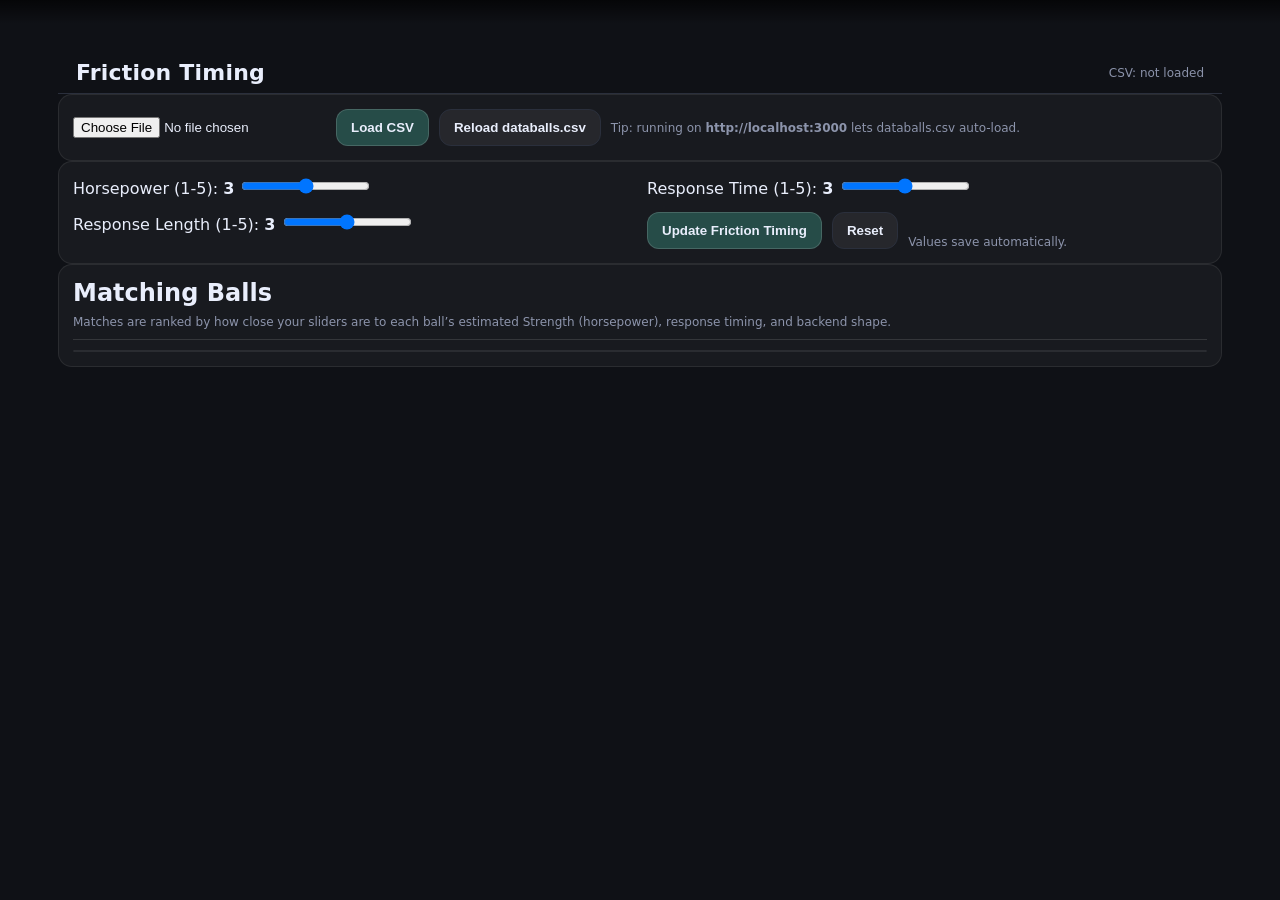
<file: lane.html>
<!doctype html>
<html lang="en">
<head>
  <meta charset="utf-8" />
  <meta name="viewport" content="width=device-width, initial-scale=1" />
  <title>Friction Timing</title>
  <link rel="stylesheet" href="styles.css" />
</head>
<body data-page="lane">
  <div class="navlinks"></div>
  <div class="container">
    <div class="header">
      <h1>Friction Timing</h1>
      <div class="small" id="csvStatus">CSV: not loaded</div>
    </div>

    <div class="panel" style="display:flex;gap:10px;flex-wrap:wrap;align-items:center">
      <input id="csvFile" type="file" accept=".csv,text/csv" />
      <button class="btn" id="loadFile">Load CSV</button>
      <button class="btn secondary" id="reloadAuto">Reload databalls.csv</button>
      <div class="small" id="hint">Tip: running on <b>http://localhost:3000</b> lets databalls.csv auto-load.</div>
    </div>

    <div class="panel">
      <div class="grid-2">
        <div>
          <label>Horsepower (1-5): <b id="hpV">3</b></label>
          <input id="hp" type="range" min="1" max="5" step="1" value="3" />
        </div>
        <div>
          <label>Response Time (1-5): <b id="rtV">3</b></label>
          <input id="rt" type="range" min="1" max="5" step="1" value="3" />
        </div>
        <div>
          <label>Response Length (1-5): <b id="rlV">3</b></label>
          <input id="rl" type="range" min="1" max="5" step="1" value="3" />
        </div>
        <div style="display:flex;gap:10px;flex-wrap:wrap;align-items:end">
          <button class="btn" id="update">Update Friction Timing</button>
          <button class="btn secondary" id="reset">Reset</button>
          <div class="small">Values save automatically.</div>
        </div>
      </div>
    </div>

    <div class="panel">
      <h2>Matching Balls</h2>
      <div class="small">Matches are ranked by how close your sliders are to each ball’s estimated Strength (horsepower), response timing, and backend shape.</div>
      <div class="hr-split"></div>
      <div class="list" id="matches" style="max-height:70vh"></div>
    </div>
  </div>

  <script src="seed-data.js"></script>
  <script src="app_v63.js"></script>
  <script>
    BT.renderNav('lane');

    const el = {
      csvStatus: BT.$('#csvStatus'),
      csvFile: BT.$('#csvFile'),
      matches: BT.$('#matches'),
      hp: BT.$('#hp'), rt: BT.$('#rt'), rl: BT.$('#rl'),
      hpV: BT.$('#hpV'), rtV: BT.$('#rtV'), rlV: BT.$('#rlV'),
    };

    const SLIDER_KEY = 'bt_friction_sliders_v1';

    let rows = [];

    function setStatus() {
      const cached = BT.lsGet(BT.KEYS.CSV_CACHE, null);
      if (cached && cached.rows) el.csvStatus.textContent = `CSV: loaded (${cached.rows.length} balls) — ${cached.name}`;
      else el.csvStatus.textContent = 'CSV: not loaded';
    }

    function sliderTarget() {
      // normalize 1..5 -> 0..1
      const hp = (Number(el.hp.value) - 1) / 4;
      const rt = (Number(el.rt.value) - 1) / 4;
      const rl = (Number(el.rl.value) - 1) / 4;
      return { hp, rt, rl };
    }

    function scoreBall(row, t) {
      const est = BT.estimateStrengthShape(row);
      const strength = est.strength;
      const shape = est.shape;

      // response time proxy: smoother (lower shape) tends to be slower response
      const respTime = 1 - shape;

      // response length proxy: more surface/cover strength tends to start earlier (shorter skid), so length is inverse of strength.
      const respLen = 1 - strength;

      const d1 = Math.abs(strength - t.hp);
      const d2 = Math.abs(respTime - t.rt);
      const d3 = Math.abs(respLen - t.rl);

      // weighted distance
      const dist = (d1 * 0.45) + (d2 * 0.30) + (d3 * 0.25);
      return { dist, strength, shape, respTime, respLen };
    }

    function renderMatches() {
      if (!rows.length) {
        el.matches.innerHTML = `<div class="list-item small">Load a CSV to see matches.</div>`;
        return;
      }
      const t = sliderTarget();
      const scored = rows
        .map(r => ({ row: r, name: BT.ballName(r), brand: BT.ballBrand(r), cover: BT.ballCover(r), surface: BT.ballSurface(r), ...scoreBall(r, t) }))
        .filter(x => x.name)
        .sort((a,b) => a.dist - b.dist)
        .slice(0, 60);

      el.matches.innerHTML = scored.map(s => {
        const hp = Math.round(s.strength * 5 * 10)/10;
        const rt = Math.round(s.respTime * 5 * 10)/10;
        const rl = Math.round(s.respLen * 5 * 10)/10;
        return `<div class="list-item">
          <div style="display:flex;justify-content:space-between;gap:10px;align-items:flex-start">
            <div>
              <div style="font-weight:800">${s.name}</div>
              <div class="small">${s.brand} • ${s.cover} • ${s.surface}</div>
              <div class="kpi" style="margin-top:6px">
                <span class="pill">HP ~ ${hp}</span>
                <span class="pill">RespTime ~ ${rt}</span>
                <span class="pill">RespLen ~ ${rl}</span>
              </div>
            </div>
            <div class="small">match ${(1 - s.dist).toFixed(2)}</div>
          </div>
        </div>`;
      }).join('');
    }

    function syncSliderLabels() {
      el.hpV.textContent = el.hp.value;
      el.rtV.textContent = el.rt.value;
      el.rlV.textContent = el.rl.value;
    }

    function saveSliders() {
      BT.lsSet(SLIDER_KEY, { hp: Number(el.hp.value), rt: Number(el.rt.value), rl: Number(el.rl.value) });
    }

    function loadSliders() {
      const s = BT.lsGet(SLIDER_KEY, { hp: 3, rt: 3, rl: 3 });
      el.hp.value = s.hp || 3;
      el.rt.value = s.rt || 3;
      el.rl.value = s.rl || 3;
      syncSliderLabels();
    }

    async function init() {
      setStatus();
      loadSliders();
      const cached = await BT.ensureCSVLoaded();
      if (cached && cached.rows) {
        rows = cached.rows;
      } else {
        rows = [];
      }
      setStatus();
      renderMatches();
    }

    BT.$('#loadFile').addEventListener('click', async () => {
      const f = el.csvFile.files && el.csvFile.files[0];
      if (!f) return alert('Choose a CSV file first.');
      const payload = await BT.loadCSVFromUpload(f);
      rows = payload.rows;
      setStatus();
      renderMatches();
    });

    BT.$('#reloadAuto').addEventListener('click', async () => {
      try {
        const res = await fetch('databalls.csv', { cache: 'no-store' });
        if (!res.ok) throw new Error('Fetch failed');
        const text = await res.text();
        const parsed = BT.parseCSV(text);
        BT.lsSet(BT.KEYS.CSV_CACHE, { savedAt: Date.now(), name: 'databalls.csv', rows: parsed });
        rows = parsed;
        setStatus();
        renderMatches();
      } catch (e) {
        alert('Could not auto-load databalls.csv. Run the local server and try again.');
        console.error(e);
      }
    });

    BT.$('#update').addEventListener('click', () => {
      syncSliderLabels();
      saveSliders();
      renderMatches();
    });

    BT.$('#reset').addEventListener('click', () => {
      el.hp.value = 3; el.rt.value = 3; el.rl.value = 3;
      syncSliderLabels();
      saveSliders();
      renderMatches();
    });

    [el.hp, el.rt, el.rl].forEach(r => {
      r.addEventListener('input', () => {
        syncSliderLabels();
        saveSliders();
      });
    });

    init();
  </script>
</body>
</html>
</file>
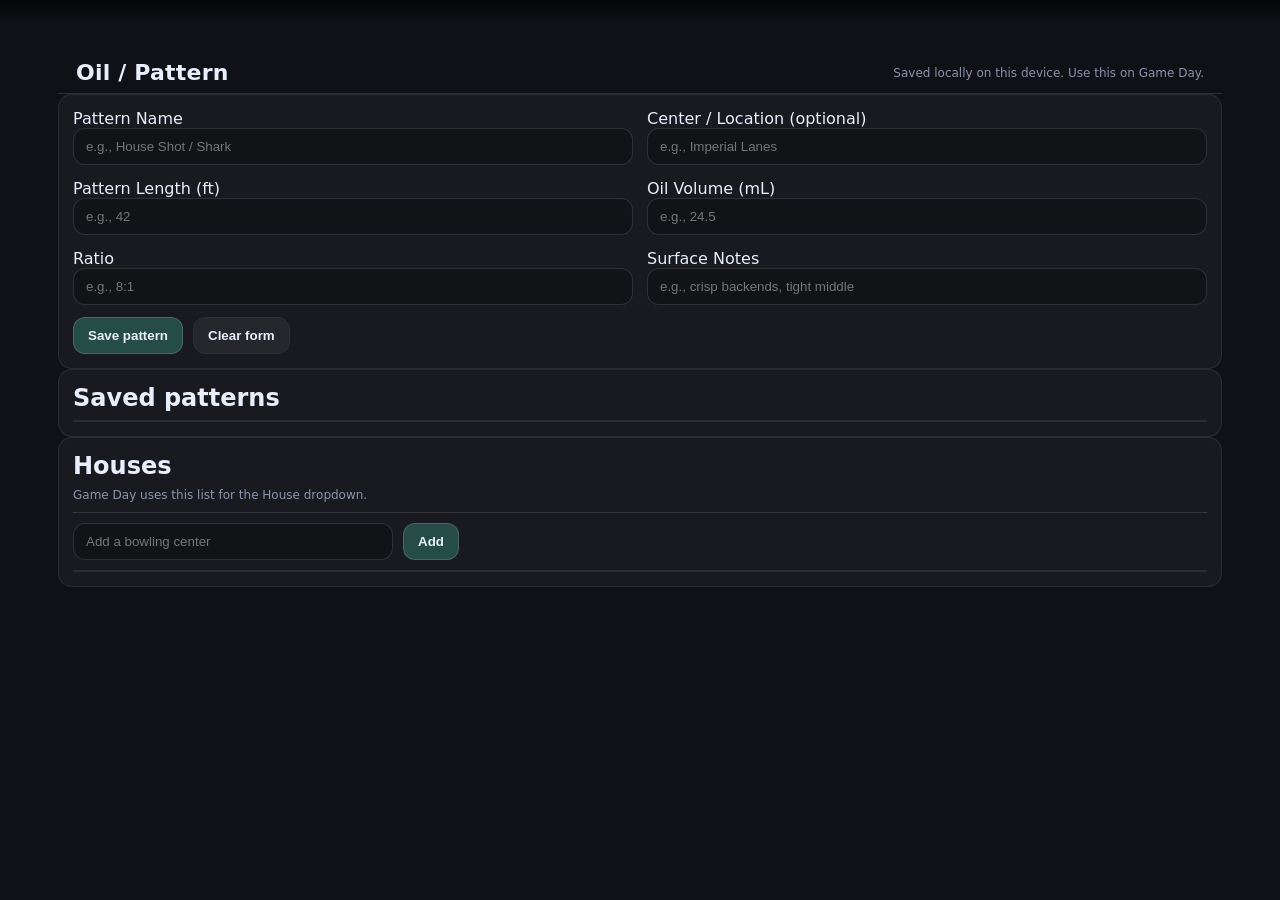
<file: oil.html>
<!doctype html>
<html lang="en">
<head>
  <meta charset="utf-8" />
  <meta name="viewport" content="width=device-width, initial-scale=1" />
  <title>Oil / Pattern</title>
  <link rel="stylesheet" href="styles.css" />
</head>
<body data-page="oil">
  <div class="navlinks"></div>
  <div class="container">
    <div class="header">
      <h1>Oil / Pattern</h1>
      <div class="small">Saved locally on this device. Use this on Game Day.</div>
    </div>

    <div class="panel">
      <div class="grid-2">
        <div>
          <label>Pattern Name</label>
          <input class="input" id="pName" placeholder="e.g., House Shot / Shark" />
        </div>
        <div>
          <label>Center / Location (optional)</label>
          <input class="input" id="pCenter" placeholder="e.g., Imperial Lanes" />
        </div>
        <div>
          <label>Pattern Length (ft)</label>
          <input class="input" id="pLen" type="number" step="1" placeholder="e.g., 42" />
        </div>
        <div>
          <label>Oil Volume (mL)</label>
          <input class="input" id="pVol" type="number" step="0.1" placeholder="e.g., 24.5" />
        </div>
        <div>
          <label>Ratio</label>
          <input class="input" id="pRatio" placeholder="e.g., 8:1" />
        </div>
        <div>
          <label>Surface Notes</label>
          <input class="input" id="pNotes" placeholder="e.g., crisp backends, tight middle" />
        </div>
      </div>

      <div style="margin-top:12px;display:flex;gap:10px;flex-wrap:wrap;align-items:center">
        <button class="btn" id="save">Save pattern</button>
        <button class="btn secondary" id="clear">Clear form</button>
        <div class="small" id="status"></div>
      </div>
    </div>

    <div class="panel">
      <h2>Saved patterns</h2>
      <div class="list" id="patterns"></div>
    </div>

    <div class="panel">
      <h2>Houses</h2>
      <div class="small">Game Day uses this list for the House dropdown.</div>
      <div class="hr-split"></div>
      <div style="display:flex;gap:10px;flex-wrap:wrap;align-items:center">
        <input class="input" id="houseName" placeholder="Add a bowling center" style="max-width:320px" />
        <button class="btn" id="addHouse">Add</button>
      </div>
      <div style="margin-top:10px" class="list" id="houses"></div>
    </div>
  </div>

  <script src="seed-data.js"></script>
  <script src="app_v63.js"></script>
  <script>
    BT.renderNav('oil');

    const el = {
      pName: BT.$('#pName'),
      pCenter: BT.$('#pCenter'),
      pLen: BT.$('#pLen'),
      pVol: BT.$('#pVol'),
      pRatio: BT.$('#pRatio'),
      pNotes: BT.$('#pNotes'),
      status: BT.$('#status'),
      patterns: BT.$('#patterns'),
      houseName: BT.$('#houseName'),
      houses: BT.$('#houses'),
    };

    function renderPatterns() {
      const patterns = BT.lsGet(BT.KEYS.OIL_PATTERNS, []);
      el.patterns.innerHTML = patterns.map(p => {
        const when = new Date(p.savedAt || Date.now()).toLocaleString();
        const summary = `${p.name} • ${p.length || '?'}ft • ${p.volume || '?'}mL • ${p.ratio || '?'} • ${p.center || ''}`;
        return `<div class="list-item">
          <div style="display:flex;justify-content:space-between;gap:10px;align-items:flex-start">
            <div>
              <div style="font-weight:800">${p.name}</div>
              <div class="small">${summary}</div>
              <div class="small">Saved ${when}</div>
            </div>
            <div style="display:flex;gap:10px;flex-wrap:wrap">
              <button class="btn secondary" data-load="${p.id}">Load</button>
              <button class="btn danger" data-del="${p.id}" style="min-width:110px">Remove</button>
            </div>
          </div>
        </div>`;
      }).join('') || `<div class="list-item small">No patterns saved yet.</div>`;

      BT.$all('button[data-load]', el.patterns).forEach(b => {
        b.addEventListener('click', () => {
          const id = b.getAttribute('data-load');
          const patterns = BT.lsGet(BT.KEYS.OIL_PATTERNS, []);
          const p = patterns.find(x => x.id === id);
          if (!p) return;
          el.pName.value = p.name || '';
          el.pCenter.value = p.center || '';
          el.pLen.value = p.length ?? '';
          el.pVol.value = p.volume ?? '';
          el.pRatio.value = p.ratio || '';
          el.pNotes.value = p.notes || '';
          el.status.textContent = 'Loaded pattern into form.';
        });
      });

      BT.$all('button[data-del]', el.patterns).forEach(b => {
        b.addEventListener('click', () => {
          const id = b.getAttribute('data-del');
          if (!confirm('Remove this pattern?')) return;
          const patterns = BT.lsGet(BT.KEYS.OIL_PATTERNS, []).filter(x => x.id !== id);
          BT.lsSet(BT.KEYS.OIL_PATTERNS, patterns);
          renderPatterns();
        });
      });
    }

    function renderHouses() {
      const houses = BT.lsGet(BT.KEYS.HOUSES, []);
      el.houses.innerHTML = houses.map((h, idx) => {
        return `<div class="list-item" style="display:flex;justify-content:space-between;gap:10px;align-items:center">
          <div><b>${h}</b></div>
          <button class="btn danger" data-hdel="${idx}" style="min-width:110px">Remove</button>
        </div>`;
      }).join('') || `<div class="list-item small">No houses yet. Add one above.</div>`;

      BT.$all('button[data-hdel]', el.houses).forEach(b => {
        b.addEventListener('click', () => {
          const idx = Number(b.getAttribute('data-hdel'));
          const houses = BT.lsGet(BT.KEYS.HOUSES, []);
          houses.splice(idx, 1);
          BT.lsSet(BT.KEYS.HOUSES, houses);
          renderHouses();
        });
      });
    }

    function save() {
      const name = el.pName.value.trim();
      if (!name) return alert('Pattern name is required.');
      const patterns = BT.lsGet(BT.KEYS.OIL_PATTERNS, []);
      const existing = patterns.find(p => p.name.toLowerCase() === name.toLowerCase());
      const payload = {
        id: existing ? existing.id : `pat_${Math.random().toString(36).slice(2,10)}`,
        name,
        center: el.pCenter.value.trim(),
        length: el.pLen.value ? Number(el.pLen.value) : null,
        volume: el.pVol.value ? Number(el.pVol.value) : null,
        ratio: el.pRatio.value.trim(),
        notes: el.pNotes.value.trim(),
        savedAt: Date.now(),
      };
      const next = existing ? patterns.map(p => p.id === payload.id ? payload : p) : [payload, ...patterns];
      BT.lsSet(BT.KEYS.OIL_PATTERNS, next);
      el.status.textContent = 'Saved.';
      renderPatterns();
    }

    BT.$('#save').addEventListener('click', save);
    BT.$('#clear').addEventListener('click', () => {
      el.pName.value = '';
      el.pCenter.value = '';
      el.pLen.value = '';
      el.pVol.value = '';
      el.pRatio.value = '';
      el.pNotes.value = '';
      el.status.textContent = '';
    });

    BT.$('#addHouse').addEventListener('click', () => {
      const name = el.houseName.value.trim();
      if (!name) return;
      const houses = BT.lsGet(BT.KEYS.HOUSES, []);
      if (!houses.some(h => h.toLowerCase() === name.toLowerCase())) houses.unshift(name);
      BT.lsSet(BT.KEYS.HOUSES, houses);
      el.houseName.value = '';
      renderHouses();
    });

    renderPatterns();
    renderHouses();
  </script>
</body>
</html>
</file>
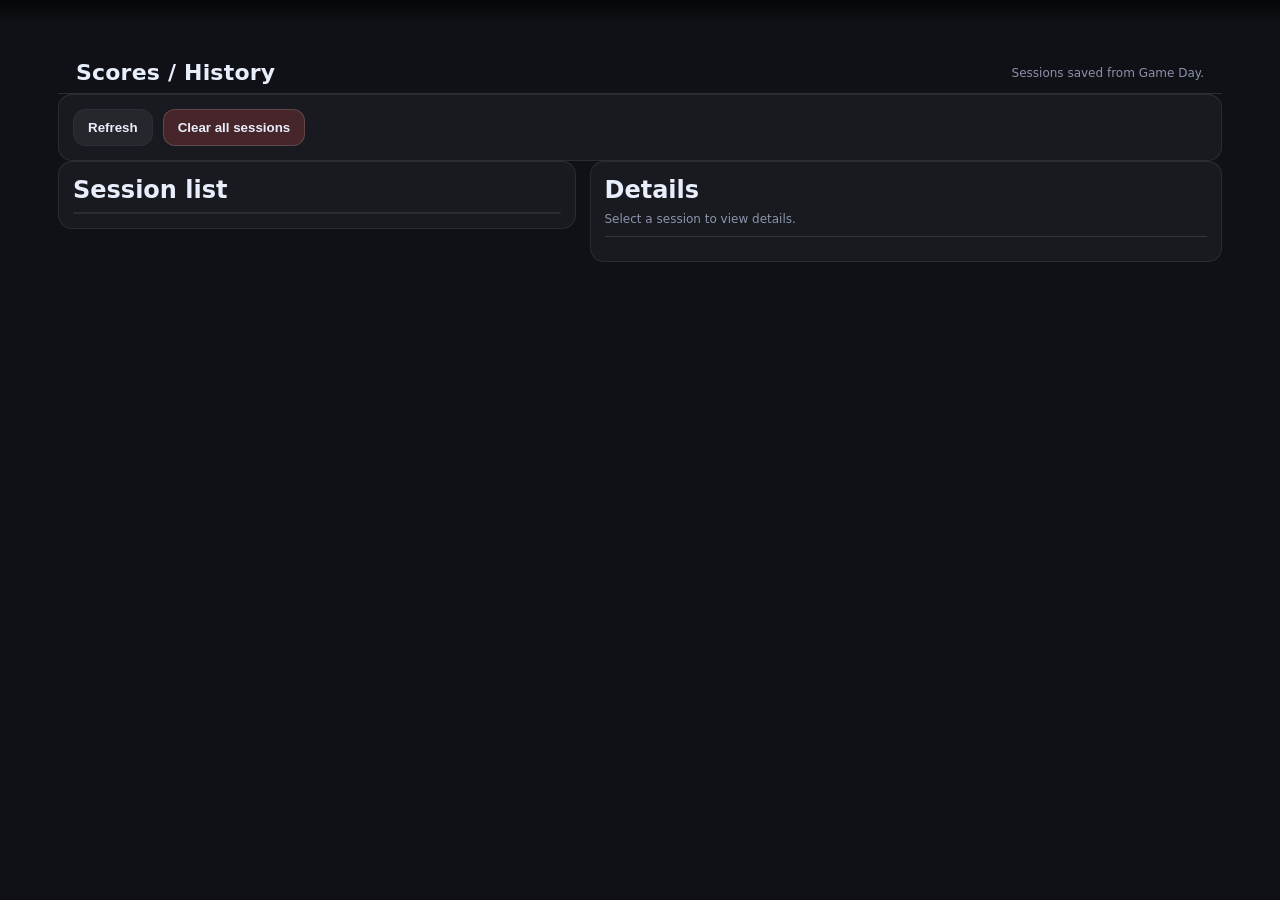
<file: scores.html>
<!doctype html>
<html lang="en">
<head>
  <meta charset="utf-8" />
  <meta name="viewport" content="width=device-width, initial-scale=1" />
  <title>Scores</title>
  <link rel="stylesheet" href="styles.css" />
</head>
<body data-page="scores">
  <div class="navlinks"></div>
  <div class="container">
    <div class="header">
      <h1>Scores / History</h1>
      <div class="small">Sessions saved from Game Day.</div>
    </div>

    <div class="panel" style="display:flex;gap:10px;flex-wrap:wrap;align-items:center">
      <button class="btn secondary" id="refresh">Refresh</button>
      <button class="btn danger" id="clearAll">Clear all sessions</button>
      <div class="small" id="count"></div>
    </div>

    <div class="grid-2" style="grid-template-columns: 0.9fr 1.1fr; align-items:start">
      <div class="panel">
        <h2>Session list</h2>
        <div class="list" id="list" style="max-height:80vh"></div>
      </div>
      <div class="panel">
        <h2>Details</h2>
        <div class="small" id="detailHint">Select a session to view details.</div>
        <div class="hr-split"></div>
        <div id="details"></div>
      </div>
    </div>
  </div>

  <div id="editModal" class="modal-overlay hidden" role="dialog" aria-modal="true">
    <div class="modal-card" style="max-width:760px">
      <div style="display:flex;justify-content:space-between;align-items:center;gap:10px">
        <h3 style="margin:0">Edit shot</h3>
        <button class="btn secondary" id="editCancel" type="button">Close</button>
      </div>
      <div class="hr-split"></div>
      <div class="small" style="margin-bottom:10px">Double-click any saved shot to open this editor.</div>
      <div class="grid-2">
        <div><label>Ball</label><input id="editBall" class="input" /></div>
        <div><label>Game / Frame</label><div style="display:grid;grid-template-columns:1fr 1fr;gap:8px"><input id="editGame" class="input" type="number" min="1"/><input id="editFrame" class="input" type="number" min="1" max="10"/></div></div>
        <div><label>Feet / Arrows / BP</label><div style="display:grid;grid-template-columns:1fr 1fr 1fr;gap:8px"><input id="editFeet" class="input" type="number"/><input id="editArrows" class="input" type="number"/><input id="editBP" class="input" type="number"/></div></div>
        <div><label>Execution</label><select id="editExec" class="input"><option value="5">Good</option><option value="3">OK</option><option value="1">Poor</option></select></div>
        <div><label>Pocket</label><input id="editPocket" class="input" /></div>
        <div><label>Exit</label><input id="editExit" class="input" /></div>
        <div><label>Leave / tag</label><input id="editLeaveTag" class="input" placeholder="Strike / Flat 10 / 4-7"/></div>
        <div><label>Miss room</label><input id="editMiss" class="input" placeholder="rightRecovered / leftHeld / leftAtTarget / rightAtPocket / etc."/></div>
        <div style="grid-column:1/-1"><label>Notes</label><input id="editNotes" class="input" /></div>
      </div>
      <div style="display:flex;gap:10px;justify-content:flex-end;margin-top:12px">
        <button class="btn danger" id="editDelete" type="button">Delete shot</button>
        <button class="btn" id="editSave" type="button">Save changes</button>
      </div>
    </div>
  </div>

  <script src="seed-data.js"></script>
  <script src="app_v63.js"></script>
  <script>
    BT.renderNav('scores');

    const el = {
      list: BT.$('#list'),
      details: BT.$('#details'),
      detailHint: BT.$('#detailHint'),
      count: BT.$('#count'),
      editModal: BT.$('#editModal'),
      editCancel: BT.$('#editCancel'),
      editSave: BT.$('#editSave'),
      editDelete: BT.$('#editDelete'),
      editBall: BT.$('#editBall'),
      editGame: BT.$('#editGame'),
      editFrame: BT.$('#editFrame'),
      editFeet: BT.$('#editFeet'),
      editArrows: BT.$('#editArrows'),
      editBP: BT.$('#editBP'),
      editPocket: BT.$('#editPocket'),
      editExit: BT.$('#editExit'),
      editExec: BT.$('#editExec'),
      editLeaveTag: BT.$('#editLeaveTag'),
      editMiss: BT.$('#editMiss'),
      editNotes: BT.$('#editNotes'),
    };

    let sessions = [];
    let activeSessionId = '';
    let activeShotIndex = -1;

    function fmtSummary(s) {
      const sum = s.summary || {};
      const obs = (typeof sum.observationRating === 'object') ? (sum.observationRating.score || 0) : (sum.observationRating || 0);
      return `Shot attempts: ${sum.total || 0} • Strike shots: ${sum.strikes || 0} • Strike rate: ${sum.strikeRate || 0}% • Pocket(flush/light/high): ${(sum.pocketFlush||0)}/${(sum.pocketLight||0)}/${(sum.pocketHigh||0)} • Execution: ${sum.executionScore || 0} • Observation: ${obs}`;
    }

    function renderList() {
      el.count.textContent = `${sessions.length} session(s)`;
      el.list.innerHTML = sessions.map(s => {
        const dt = new Date(s.savedAt).toLocaleString();
        const house = s.house || '—';
        const pat = s.pattern || '—';
        return `<div class="list-item" data-id="${s.id}" style="cursor:pointer">
          <div style="display:flex;justify-content:space-between;gap:10px;align-items:flex-start">
            <div>
              <div style="font-weight:900">${dt}</div>
              <div class="small">${house} • ${s.lanes || ''} • ${pat}</div>
              <div class="small">${fmtSummary(s)}</div>
            </div>
            <button class="btn danger" data-del="${s.id}" style="min-width:110px">Remove</button>
          </div>
        </div>`;
      }).join('') || `<div class="list-item small">No sessions saved yet. Go to Game Day → Save Session.</div>`;

      BT.$all('[data-id]', el.list).forEach(div => {
        div.addEventListener('click', (e) => {
          if (e.target && e.target.matches('button[data-del]')) return;
          showDetails(div.getAttribute('data-id'));
        });
      });

      BT.$all('button[data-del]', el.list).forEach(b => {
        b.addEventListener('click', () => {
          const id = b.getAttribute('data-del');
          if (!confirm('Remove this session?')) return;
          sessions = sessions.filter(x => x.id !== id);
          BT.lsSet(BT.KEYS.GAME_SESSIONS, sessions);
          renderList();
          el.details.innerHTML = '';
          el.detailHint.textContent = 'Select a session to view details.';
        });
      });
    }

    function effectiveExecutionValue(sh) {
      const base = Number(sh?.executionQuality || 3) || 3;
      const miss = String(sh?.miss || 'na');
      const bonus = (miss === 'noMiss') ? 1 : 0;
      return Math.max(1, Math.min(5, base + bonus));
    }

    function evidenceWeight(sh) {
      const exec = Number(sh?.executionQuality || 3) || 3;
      let w = exec >= 5 ? 1.0 : exec >= 3 ? 0.6 : 0.2;
      const miss = String(sh?.miss || 'didntTrack');
      if (miss === 'didntTrack') w *= 0.15;
      if (miss === 'noMiss') w *= 0.5;
      return Math.max(0.05, w);
    }

    function observationCredit(sh) {
      const miss = String(sh?.miss || 'didntTrack');
      const pocket = String(sh?.pocket || 'Unknown');
      const exit = String(sh?.exit || "Didn't notice");
      const trackedMisses = new Set(['rightRecovered','leftHeld','rightAtTarget','leftAtTarget','rightAtPins','leftAtPins','rightMiss','leftMiss']);
      if (trackedMisses.has(miss)) {
        let credit = 0.7;
        if (miss === 'rightRecovered' || miss === 'leftHeld') credit += 0.15;
        if (pocket !== 'Unknown') credit += 0.1;
        if (exit !== "Didn't notice") credit += 0.05;
        return Math.min(1, credit);
      }
      if (miss === 'noMiss') {
        let credit = 0.12;
        if (pocket !== 'Unknown') credit += 0.08;
        if (exit !== "Didn't notice") credit += 0.05;
        return Math.min(0.3, credit);
      }
      return 0;
    }

    function computeObservationScore(shots) {
      const real = (shots || []).filter(sh => sh && sh.type !== 'gameStart' && !sh.isFill);
      if (!real.length) return { score: 20, label: 'Building' };
      const trackedMisses = new Set(['rightRecovered','leftHeld','rightAtTarget','leftAtTarget','rightAtPins','leftAtPins','rightMiss','leftMiss']);
      let tracked = 0, weightedDen = 0, weightedNum = 0;
      real.forEach(sh => {
        if (trackedMisses.has(String(sh?.miss || ''))) tracked += 1;
        const w = evidenceWeight(sh);
        weightedDen += w;
        weightedNum += w * observationCredit(sh);
      });
      const trackedShare = tracked / Math.max(1, real.length);
      let score = Math.round((weightedNum / Math.max(0.001, weightedDen)) * 100);
      if (trackedShare < 0.20) score = Math.min(score, 28);
      else if (trackedShare < 0.35) score = Math.min(score, 42);
      else if (trackedShare < 0.50) score = Math.min(score, 58);
      score = Math.max(0, Math.min(100, score));
      return { score, label: score >= 75 ? 'Strong' : score >= 50 ? 'Fair' : 'Limited' };
    }

    function inferPatternTheory(shots) {
      const real = (shots || []).filter(sh => sh && sh.type !== 'gameStart' && !sh.isFill);
      if (!real.length) return { ratio: 'Unknown', length: 'Unknown', volume: 'Unknown', confidence: 'Low', notes: ['Need more tracked shots.'] };
      const sum = (fn) => real.reduce((a, sh) => a + (fn(sh) ? evidenceWeight(sh) : 0), 0);
      const hold = sum(sh => String(sh.miss||'') === 'leftHeld');
      const recovery = sum(sh => String(sh.miss||'') === 'rightRecovered');
      const leftTarget = sum(sh => String(sh.miss||'') === 'leftAtTarget');
      const rightTarget = sum(sh => String(sh.miss||'') === 'rightAtTarget');
      const leftPins = sum(sh => String(sh.miss||'') === 'leftAtPins');
      const rightPins = sum(sh => String(sh.miss||'') === 'rightAtPins');
      const tracked = sum(sh => !['didntTrack','noMiss','na',''].includes(String(sh.miss||'')));
      const recent = real.slice(-10);
      const avgBpArr = recent.map(sh => Number(sh.bp)).filter(v => Number.isFinite(v));
      const avgBp = avgBpArr.length ? avgBpArr.reduce((a,b)=>a+b,0)/avgBpArr.length : null;
      const tooEarly = sum(sh => (sh.obs||[]).includes('Too early'));
      const tooLong = sum(sh => (sh.obs||[]).includes('Too long'));
      const carrydown = sum(sh => (sh.obs||[]).includes('Carrydown'));
      const overunder = sum(sh => (sh.obs||[]).includes('Over/under'));
      const highHits = sum(sh => String(sh.pocket||'') === 'Pocket high');
      const lightHits = sum(sh => String(sh.pocket||'') === 'Pocket light');
      let ratio = 'Blended / medium';
      if (hold >= 1.2 && recovery >= 1.2) ratio = 'House-like / higher ratio';
      else if ((leftTarget + leftPins) >= 1.2 && (rightTarget + rightPins) >= 1.2 && hold < 0.8 && recovery < 0.8) ratio = 'Flatter / lower ratio';
      else if (overunder >= 1.1 || (highHits >= 0.9 && lightHits >= 0.9)) ratio = 'Cliffed / wet-dry';
      let length = 'Medium';
      if (avgBp !== null) {
        if (avgBp <= 6.2 || (recovery >= 1.0 && tooEarly > tooLong + 0.4)) length = 'Short to medium-short';
        else if (avgBp >= 8.5 || tooLong >= tooEarly + 0.5 || carrydown >= 1.0) length = 'Medium-long to long';
      } else if (tooLong > tooEarly + 0.5) length = 'Medium-long to long';
      else if (tooEarly > tooLong + 0.5) length = 'Short to medium-short';
      let volume = 'Medium';
      if ((tooLong + carrydown + lightHits) >= (tooEarly + highHits) + 0.9) volume = 'Medium-heavy to heavy';
      else if ((tooEarly + highHits + recovery) >= (tooLong + carrydown) + 0.9) volume = 'Light to medium-light';
      const notes = [];
      if (hold >= 1.0) notes.push('inside hold showed up');
      if (recovery >= 1.0) notes.push('outside recovery showed up');
      if (leftTarget >= 0.8 || rightTarget >= 0.8) notes.push('target misses gave early-lane clues');
      if (leftPins >= 0.8 || rightPins >= 0.8) notes.push('pin-deck misses gave downlane clues');
      if (carrydown >= 1.0) notes.push('some carrydown / push downlane showed up');
      if (tooEarly >= 1.0) notes.push('fronts looked earlier as the set moved on');
      if (overunder >= 1.0) notes.push('wet/dry shape showed up');
      let confidence = 'Low';
      if (tracked >= 2.2 && notes.length >= 3) confidence = 'High';
      else if (tracked >= 2.2 && notes.length >= 2) confidence = 'Medium';
      return { ratio, length, volume, confidence, notes: notes.slice(0,4) };
    }

    function recomputeSessionSummary(s) {
      const shots = (s.shots || []).filter(Boolean);
      const isStrike = (sh) => (sh.leaves||[]).includes('Strike') || (sh.leaves||[]).includes('Brooklyn');
      const isPocket = (sh) => String(sh.pocket||'').startsWith('Pocket');
      const weighted = shots.reduce((acc,sh)=>{ const w = effectiveExecutionValue(sh); acc.total += w; if (isStrike(sh)) acc.strike += w; if (isPocket(sh)) acc.pocket += w; if (isPocket(sh)&&isStrike(sh)) acc.carry += w; if (String(sh.pocket||'')==='Pocket flush') acc.flush += w; if (effectiveExecutionValue(sh) >= 3) acc.quality += w; return acc; }, {total:0,strike:0,pocket:0,carry:0,flush:0,quality:0});
      s.summary = {
        total: shots.length,
        strikes: shots.filter(isStrike).length,
        strikeRate: shots.length ? Math.round((shots.filter(isStrike).length/shots.length)*100) : 0,
        pocketFlush: shots.filter(sh=>String(sh.pocket||'')==='Pocket flush').length,
        pocketLight: shots.filter(sh=>String(sh.pocket||'')==='Pocket light').length,
        pocketHigh: shots.filter(sh=>String(sh.pocket||'')==='Pocket high').length,
        pocketPct: weighted.total ? Math.round((weighted.pocket/weighted.total)*100) : 0,
        carryPct: weighted.pocket ? Math.round((weighted.carry/weighted.pocket)*100) : 0,
        qualityPct: weighted.total ? Math.round((weighted.quality/weighted.total)*100) : 0,
        executionScore: shots.length ? Math.round(shots.reduce((a,sh)=>a + effectiveExecutionValue(sh),0)/(shots.length*5)*100) : 0,
        observationRating: computeObservationScore(shots),
      };
    }

    function pct(num, den) {
      return den ? Math.round((num / den) * 100) : 0;
    }

    function lineKey(sh) {
      const vals = [sh?.feet, sh?.arrows, sh?.bp].map(v => Number(v));
      if (vals.some(v => !Number.isFinite(v))) return '';
      return `${vals[0]}/${vals[1]}/${vals[2]}`;
    }

    function summarizeBallPerformance(shots) {
      const real = (shots || []).filter(sh => sh && sh.type !== 'gameStart' && !sh.isFill);
      const by = {};
      real.forEach(sh => {
        const name = sh.ball || 'Unknown';
        const cur = by[name] || { name, shots: [], lines: {} };
        cur.shots.push(sh);
        const lk = lineKey(sh);
        if (lk) {
          const line = cur.lines[lk] || { key: lk, total: 0, strikes: 0, pocket: 0 };
          line.total += 1;
          if ((sh.leaves||[]).includes('Strike') || (sh.leaves||[]).includes('Brooklyn')) line.strikes += 1;
          if (String(sh.pocket||'').startsWith('Pocket')) line.pocket += 1;
          cur.lines[lk] = line;
        }
        by[name] = cur;
      });
      return Object.values(by).map(cur => {
        const strikes = cur.shots.filter(sh => (sh.leaves||[]).includes('Strike') || (sh.leaves||[]).includes('Brooklyn')).length;
        const pocketHits = cur.shots.filter(sh => String(sh.pocket||'').startsWith('Pocket')).length;
        const carry = cur.shots.filter(sh => String(sh.pocket||'').startsWith('Pocket') && ((sh.leaves||[]).includes('Strike') || (sh.leaves||[]).includes('Brooklyn'))).length;
        const quality = cur.shots.filter(sh => effectiveExecutionValue(sh) >= 3).length;
        const high = cur.shots.filter(sh => String(sh.pocket||'') === 'Pocket high').length;
        const light = cur.shots.filter(sh => String(sh.pocket||'') === 'Pocket light').length;
        const early = cur.shots.filter(sh => (sh.obs||[]).includes('Too early')).length;
        const long = cur.shots.filter(sh => (sh.obs||[]).includes('Too long')).length;
        const bestLine = Object.values(cur.lines).sort((a,b) => (pct(b.strikes,b.total) - pct(a.strikes,a.total)) || (pct(b.pocket,b.total) - pct(a.pocket,a.total)) || (b.total - a.total))[0] || null;
        let note = 'Matched up reasonably well.';
        if (early + high >= Math.max(2, Math.ceil(cur.shots.length * 0.3))) note = 'Tended to read early / see more high hits.';
        else if (long + light >= Math.max(2, Math.ceil(cur.shots.length * 0.3))) note = 'Tended to push too long / leave weaker hits.';
        else if (pct(carry, pocketHits) >= 70 && pct(pocketHits, cur.shots.length) >= 70) note = 'Good match-up tonight.';
        return {
          name: cur.name,
          shots: cur.shots.length,
          strikes,
          strikeRate: pct(strikes, cur.shots.length),
          pocketPct: pct(pocketHits, cur.shots.length),
          carryPct: pct(carry, pocketHits),
          qualityPct: pct(quality, cur.shots.length),
          executionScore: pct(cur.shots.reduce((a,sh)=>a + effectiveExecutionValue(sh),0), cur.shots.length * 5),
          bestLine,
          note,
        };
      }).sort((a,b) => (b.strikeRate - a.strikeRate) || (b.carryPct - a.carryPct) || (b.shots - a.shots));
    }

    function inferLaneInsights(shots) {
      const real = (shots || []).filter(sh => sh && sh.type !== 'gameStart' && !sh.isFill);
      if (!real.length) return ['Need more tracked shots to read lane conditions.'];
      const countObs = tag => real.filter(sh => (sh.obs||[]).includes(tag)).length;
      const pocketHigh = real.filter(sh => String(sh.pocket||'') === 'Pocket high').length;
      const pocketLight = real.filter(sh => String(sh.pocket||'') === 'Pocket light').length;
      const flatRing = real.filter(sh => ['Flat 10','Ringing 10'].some(t => (sh.leaves||[]).includes(t))).length;
      const overUnder = countObs('Over/under');
      const tooEarly = countObs('Too early');
      const tooLong = countObs('Too long');
      const carrydown = countObs('Carrydown');
      const missRightRecovered = real.filter(sh => sh.miss === 'rightRecovered').length;
      const missRight = real.filter(sh => sh.miss === 'rightMiss').length;
      const missLeftHeld = real.filter(sh => sh.miss === 'leftHeld').length;
      const missLeft = real.filter(sh => sh.miss === 'leftMiss').length;
      const lines = [];
      if (tooEarly + pocketHigh >= Math.max(3, Math.ceil(real.length * 0.22))) lines.push('Fronts looked dry / early. High-pocket hits and early reads showed up often.');
      if (tooLong + carrydown + flatRing + pocketLight >= Math.max(3, Math.ceil(real.length * 0.22))) lines.push('Downlane carrydown or energy loss showed up. The ball started to labor or leave weaker corners.');
      if (overUnder >= 2 || (pocketHigh >= 2 && pocketLight >= 2)) lines.push('The lane showed some over/under. You likely had cliffed reaction or too much shape-to-control contrast.');
      if (missRightRecovered >= 2 && missRight <= 1) lines.push('You had some hold / recovery to the right. Misses right still had a chance to bounce back.');
      if (missLeftHeld >= 2 && missLeft <= 1) lines.push('There was some hold left. Pulls did not punish you as hard as expected.');
      if (!lines.length) lines.push('Reaction looked fairly blended. No single lane-condition trend dominated the session.');
      return lines.slice(0, 4);
    }

    function recomputeLaneStats(s) {
      const shots = (s.shots || []).filter(Boolean);
      const parsePair = (lanesStr) => {
        if (!lanesStr) return null;
        const m = String(lanesStr).match(/(\d+)\D+(\d+)/);
        if (!m) return null;
        return [Number(m[1]), Number(m[2])];
      };
      const pair = parsePair(s.lanes);
      const leftNum = pair ? pair[0] : 'Left';
      const rightNum = pair ? pair[1] : 'Right';
      function laneForIndex(i){
        const startLeft = (s.startLane||'left') === 'left';
        const isLeft = startLeft ? (i % 2 === 0) : (i % 2 === 1);
        return isLeft ? {label:`${leftNum} (left lane)`, side:'left'} : {label:`${rightNum} (right lane)`, side:'right'};
      }
      const by = {left:{shots:[], label:`${leftNum} (left lane)`}, right:{shots:[], label:`${rightNum} (right lane)`}};
      const chron = [...shots].reverse();
      chron.forEach((sh, idx)=>{
        const lane = laneForIndex(idx);
        by[lane.side].shots.push(sh);
      });
      function stat(arr){
        const leaves = arr.flatMap(sh=>sh.leaves||[]);
        const strikes = leaves.filter(x=>x==='Strike' || x==='Brooklyn').length;
        const pocketHits = arr.filter(sh=>String(sh.pocket||'').startsWith('Pocket')).length;
        const carry = pocketHits ? (leaves.filter(x=>x==='Strike' || x==='Brooklyn').length / pocketHits) : 0;
        const execScore = arr.length ? Math.round(arr.reduce((a,sh)=>a + effectiveExecutionValue(sh),0)/(arr.length*5)*100) : 0;
        const observation = computeObservationScore(arr);
        return { shots: arr.length, strikes, strikeRate: arr.length ? strikes/arr.length : 0, pocketHits, pocketPct: arr.length ? pocketHits/arr.length : 0, carryPct: carry, execScore, observation };
      }
      s.laneStats = { left:{...by.left, ...stat(by.left.shots)}, right:{...by.right, ...stat(by.right.shots)} };
    }

    function openEditShot(sessionId, shotIndex) {
      const s = sessions.find(x => x.id === sessionId);
      if (!s || !s.shots || !s.shots[shotIndex]) return;
      const sh = s.shots[shotIndex];
      activeSessionId = sessionId;
      activeShotIndex = shotIndex;
      el.editBall.value = sh.ball || '';
      el.editGame.value = Number(sh.gameNo || 1);
      el.editFrame.value = Number(sh.frame || 1);
      el.editFeet.value = sh.feet ?? '';
      el.editArrows.value = sh.arrows ?? '';
      el.editBP.value = sh.bp ?? '';
      el.editPocket.value = sh.pocket || '';
      el.editExit.value = sh.exit || '';
      el.editExec.value = String(Number(sh.executionQuality || 3));
      el.editLeaveTag.value = sh.leaveTag || (Array.isArray(sh.leavePins)&&sh.leavePins.length ? sh.leavePins.join('-') : (Array.isArray(sh.leaves)&&sh.leaves[0]) || '');
      el.editMiss.value = sh.miss || 'na';
      el.editNotes.value = sh.notes || '';
      el.editModal.classList.remove('hidden');
    }

    function closeEditShot() {
      el.editModal.classList.add('hidden');
      activeShotIndex = -1;
    }

    function saveEditedShot() {
      const s = sessions.find(x => x.id === activeSessionId);
      if (!s || !s.shots || activeShotIndex < 0 || !s.shots[activeShotIndex]) return;
      const sh = s.shots[activeShotIndex];
      sh.ball = el.editBall.value.trim() || sh.ball || 'Unknown';
      sh.gameNo = Number(el.editGame.value || sh.gameNo || 1);
      sh.frame = Number(el.editFrame.value || sh.frame || 1);
      sh.feet = el.editFeet.value === '' ? null : Number(el.editFeet.value);
      sh.arrows = el.editArrows.value === '' ? null : Number(el.editArrows.value);
      sh.bp = el.editBP.value === '' ? null : Number(el.editBP.value);
      sh.pocket = el.editPocket.value.trim() || 'Unknown';
      sh.exit = el.editExit.value.trim() || "Didn't notice";
      sh.executionQuality = Number(el.editExec.value || 3);
      sh.qualityShot = sh.executionQuality >= 3;
      sh.miss = el.editMiss.value.trim() || 'na';
      sh.notes = el.editNotes.value.trim();
      const leaveRaw = el.editLeaveTag.value.trim();
      sh.leaveTag = '';
      sh.leavePins = [];
      if (leaveRaw) {
        if (/^\d+(?:-\d+)*$/.test(leaveRaw)) {
          sh.leavePins = leaveRaw.split('-').map(n => Number(n)).filter(Number.isFinite);
          sh.leaves = [leaveRaw];
        } else {
          sh.leaveTag = leaveRaw;
          sh.leaves = [leaveRaw];
        }
      }
      recomputeSessionSummary(s);
      recomputeLaneStats(s);
      BT.lsSet(BT.KEYS.GAME_SESSIONS, sessions);
      closeEditShot();
      renderList();
      showDetails(activeSessionId);
    }

    function deleteEditedShot() {
      const s = sessions.find(x => x.id === activeSessionId);
      if (!s || !s.shots || activeShotIndex < 0 || !s.shots[activeShotIndex]) return;
      if (!confirm('Delete this shot from the saved session?')) return;
      s.shots.splice(activeShotIndex, 1);
      recomputeSessionSummary(s);
      recomputeLaneStats(s);
      BT.lsSet(BT.KEYS.GAME_SESSIONS, sessions);
      closeEditShot();
      renderList();
      showDetails(activeSessionId);
    }

    function showDetails(id) {
      const s = sessions.find(x => x.id === id);
      if (!s) return;
      activeSessionId = s.id;
      el.detailHint.textContent = '';
      const dt = new Date(s.savedAt).toLocaleString();
      const shots = s.shots || [];
      const chronShots = [...shots].slice().sort((a,b)=>(a.at||0)-(b.at||0));
      let nonFillIdx = 0;
      const frameById = new Map();
      chronShots.forEach((sh, idx) => {
        if (sh && sh.isFill === true) return;
        const frame = Math.min(10, Math.floor(nonFillIdx / 2) + 1);
        if (sh && sh.id) frameById.set(sh.id, frame);
        else frameById.set(`__idx_${idx}`, frame);
        nonFillIdx += 1;
      });
      shots.forEach((sh, idx) => {
        if (!sh) return;
        if (typeof sh.frame === 'number') return;
        if (sh.id && frameById.has(sh.id)) sh.frame = frameById.get(sh.id);
        else if (frameById.has(`__idx_${idx}`)) sh.frame = frameById.get(`__idx_${idx}`);
      });
      const parsePair = (lanesStr) => {
        if (!lanesStr) return null;
        const m = String(lanesStr).match(/(\d+)\D+(\d+)/);
        if (!m) return null;
        const a = Number(m[1]);
        const b = Number(m[2]);
        if (!Number.isFinite(a) || !Number.isFinite(b)) return null;
        return [a, b];
      };
      const pair = parsePair(s.lanes);
      const laneLabel = (lane) => {
        if (!lane) return '—';
        const n = Number(lane);
        if (!Number.isFinite(n) || !pair) return String(lane);
        const [L, R] = pair;
        if (n === L) return `${n} (left lane)`;
        if (n === R) return `${n} (right lane)`;
        return String(lane);
      };

      const ballCounts = {};
      for (const sh of shots) {
        const b = sh.ball || 'Unknown';
        ballCounts[b] = (ballCounts[b] || 0) + 1;
      }
      const balls = Object.entries(ballCounts).sort((a,b)=>b[1]-a[1]);

      el.details.innerHTML = `
        <div class="panel" style="padding:12px">
          <div><b>${dt}</b></div>
          <div class="small">House: ${s.house || '—'} • League: ${s.leagueName || '—'} • Lanes: ${s.lanes || '—'} • Pattern: ${s.pattern || '—'} • Set: ${s.setName || '—'}</div>
          <div class="small" style="margin-top:6px">${fmtSummary(s)}</div>
          <div class="small">Pocket hit %: ${s.summary?.pocketPct||0}% • Carry on pocket hits: ${s.summary?.carryPct||0}% • Quality %: ${s.summary?.qualityPct||0}% • Execution score: ${s.summary?.executionScore||0} • Observation score: ${typeof s.summary?.observationRating === 'object' ? (s.summary?.observationRating?.score||0) : (s.summary?.observationRating||0)}</div>
        </div>

        <div class="panel" style="padding:12px;margin-top:10px">
          <b>Lane scoreboard (session)</b>
          <div class="hr-split"></div>
          ${(() => {
            const ls = s.laneStats;
            if (!ls) return '<div class="small">No lane stats saved.</div>';
            const fmt = (p) => `${Math.round((p||0)*100)}%`;
            return `
              <div class="small"><b>Left:</b> Shot attempts ${ls.left.shots} • Strike shots ${ls.left.strikes} • Strike rate ${fmt(ls.left.strikeRate)} • Pocket hit ${fmt(ls.left.pocketPct)} • Carry on pocket hits ${fmt(ls.left.carryPct)} • Execution ${ls.left.execScore||0}</div>
              <div class="small"><b>Right:</b> Shot attempts ${ls.right.shots} • Strike shots ${ls.right.strikes} • Strike rate ${fmt(ls.right.strikeRate)} • Pocket hit ${fmt(ls.right.pocketPct)} • Carry on pocket hits ${fmt(ls.right.carryPct)} • Execution ${ls.right.execScore||0}</div>
            `;
          })()}
        </div>

        <div class="panel" style="padding:12px;margin-top:10px">
          <b>Arsenal audit (end of night)</b>
          <div class="hr-split"></div>
          ${(() => {
            const a = s.arsenalAudit;
            if (!a) return '<div class="small">No audit saved.</div>';
            const lines = [];
            lines.push(`<div class="small"><b>Headline:</b> ${a.headline || '—'}</div>`);
            if (a.mainBall) lines.push(`<div class="small"><b>Main ball used:</b> ${a.mainBall}</div>`);
            if (a.bestInSet) lines.push(`<div class="small"><b>Best in-set adjustment ball:</b> ${a.bestInSet}</div>`);
            if (a.gap) lines.push(`<div class="small"><b>Gap:</b> ${a.gap}</div>`);
            if (a.recommendedAdd) lines.push(`<div class="small"><b>Next-week add/consider:</b> ${a.recommendedAdd}</div>`);
            return lines.join('');
          })()}
        </div>

        <div class="panel" style="padding:12px;margin-top:10px">
          <b>Ball performance</b>
          <div class="hr-split"></div>
          ${(() => {
            const perf = summarizeBallPerformance(shots);
            if (!perf.length) return '<div class="small">No data.</div>';
            return perf.map(b => `
              <div style="margin-bottom:10px">
                <div><b>${b.name}</b></div>
                <div class="small">Shots: ${b.shots} • Strike rate: ${b.strikeRate}% • Pocket hit: ${b.pocketPct}% • Carry on pocket hits: ${b.carryPct}% • Quality: ${b.qualityPct}% • Execution: ${b.executionScore}</div>
                <div class="small">${b.bestLine ? `Best line: ${b.bestLine.key}` : 'Best line: not enough line data'} • ${b.note}</div>
              </div>
            `).join('');
          })()}
        </div>

        <div class="panel" style="padding:12px;margin-top:10px">
          <b>Pattern theory</b>
          <div class="hr-split"></div>
          ${(() => {
            const pt = s.patternTheory || inferPatternTheory(shots);
            return `
              <div class="small">Likely length: <b>${pt.length}</b> • Ratio: <b>${pt.ratio}</b> • Volume: <b>${pt.volume}</b> • Confidence: <b>${pt.confidence}</b></div>
              ${(pt.notes||[]).length ? `<div class="small" style="margin-top:6px">Evidence: ${(pt.notes||[]).join(' • ')}</div>` : ''}
            `;
          })()}
        </div>

        <div class="panel" style="padding:12px;margin-top:10px">
          <b>Lane insights</b>
          <div class="hr-split"></div>
          ${inferLaneInsights(shots).map(line => `<div class="small">• ${line}</div>`).join('')}
        </div>

        <div class="panel" style="padding:12px;margin-top:10px">
          <b>Shot log</b>
          <div class="small" style="margin-top:4px">Double-click any shot to edit it.</div>
          <div class="hr-split"></div>
          <div class="list" style="max-height:45vh">
            ${shots.map((sh, idx) => {
              const t = new Date(sh.at).toLocaleTimeString();
              const reads = [...(sh.leaves||[]), ...(sh.obs||[])].join(', ') || '—';
              const gameTxt = `G${Number(sh.gameNo || 1)}`;
              const frameTxt = (sh.frame ? `F${sh.frame}${sh.isFill ? ' (fill)' : ''}` : 'F—');
              const laneTxt = laneLabel(sh.lane);
              return `<div class="list-item" data-shot-index="${idx}" title="Double-click to edit this shot">
                <div class="small">${t} • ${gameTxt} ${frameTxt} • Lane ${laneTxt}</div>
                <div><b>${sh.ball || 'Ball?'}</b> • ${reads}</div>
                <div class="small">Line: ${sh.feet}/${sh.arrows}/${sh.bp} • ${sh.pocket}</div>
              </div>`;
            }).join('')}
          </div>
        </div>
      `;

      BT.$all('[data-shot-index]', el.details).forEach(row => {
        row.addEventListener('dblclick', () => openEditShot(activeSessionId, Number(row.getAttribute('data-shot-index'))));
      });
    }

    function refresh() {
      sessions = BT.lsGet(BT.KEYS.GAME_SESSIONS, []);
      (Array.isArray(sessions)?sessions:[]).forEach(s=>{ recomputeSessionSummary(s); recomputeLaneStats(s); });
      BT.lsSet(BT.KEYS.GAME_SESSIONS, sessions);
      renderList();
    }

    BT.$('#refresh').addEventListener('click', refresh);
    el.editCancel.addEventListener('click', closeEditShot);
    el.editSave.addEventListener('click', saveEditedShot);
    el.editDelete.addEventListener('click', deleteEditedShot);
    el.editModal.addEventListener('click', (e) => { if (e.target === el.editModal) closeEditShot(); });
    BT.$('#clearAll').addEventListener('click', () => {
      if (!confirm('Clear ALL saved sessions?')) return;
      sessions = [];
      BT.lsSet(BT.KEYS.GAME_SESSIONS, sessions);
      renderList();
      el.details.innerHTML = '';
      el.detailHint.textContent = 'Select a session to view details.';
    });

    refresh();
  </script>
</body>
</html>
</file>
<file: styles.css>
:root{
  --bg:#0f1116;
  --panel:#171a22;
  --text:#e9eefc;
  --muted:#aab3cf;
  --accent:#63e6d2;
  --line:#2a2f3c;
  --danger:#ff6b6b;
}

*{box-sizing:border-box}
body{
  margin:0;
  font-family:system-ui, -apple-system, Segoe UI, Roboto, Arial, sans-serif;
  background:var(--bg);
  color:var(--text);
}

.header{
  padding:18px 18px 8px;
  border-bottom:1px solid var(--line);
  display:flex;
  align-items:center;
  justify-content:space-between;
  gap:12px;
}

.header-right{
  display:flex;
  flex-direction:column;
  align-items:flex-end;
  gap:4px;
}

.header h1{
  margin:0;
  font-size:22px;
  letter-spacing:.2px;
}

.nav{
  display:flex;
  gap:10px;
  flex-wrap:wrap;
}

.nav a{
  color:var(--text);
  text-decoration:none;
  padding:8px 10px;
  border:1px solid var(--line);
  border-radius:10px;
  background:transparent;
}

.nav a.active{
  border-color:var(--accent);
  box-shadow:0 0 0 1px rgba(99,230,210,.2) inset;
}

.container{
  padding:18px;
  max-width:1200px;
  margin:0 auto;
}

.card{
  background:var(--panel);
  border:1px solid var(--line);
  border-radius:14px;
  padding:14px;
  margin-bottom:14px;
}

.row{
  display:flex;
  gap:12px;
  flex-wrap:wrap;
  align-items:center;
}

.btn{
  cursor:pointer;
  border:none;
  border-radius:12px;
  padding:10px 12px;
  font-weight:600;
  background:var(--accent);
  color:#061316;
}

.btn.secondary{
  background:transparent;
  border:1px solid var(--line);
  color:var(--text);
}

.small{
  font-size:12px;
  color:var(--muted);
}

.input, select{
  background:#0c0f15;
  color:var(--text);
  border:1px solid var(--line);
  border-radius:12px;
  padding:10px 12px;
}

.tablewrap{
  overflow:auto;
  border-radius:12px;
  border:1px solid var(--line);
}

table{
  width:100%;
  border-collapse:collapse;
  min-width:900px;
}

th, td{
  padding:10px 10px;
  border-bottom:1px solid var(--line);
  vertical-align:top;
}

th{
  position:sticky;
  top:0;
  background:#121623;
  text-align:left;
  font-size:12px;
  letter-spacing:.4px;
  text-transform:uppercase;
  color:var(--muted);
}

.badge{
  display:inline-block;
  font-size:12px;
  padding:4px 8px;
  border-radius:999px;
  border:1px solid var(--line);
  color:var(--muted);
}

.warn{
  color:var(--danger);
  font-weight:700;
}

.grid2{
  display:grid;
  grid-template-columns:1fr 1fr;
  gap:12px;
}

@media (max-width:900px){
  .grid2{grid-template-columns:1fr}
}

.slider{
  width:320px;
  max-width:100%;
}


/* Arsenal matrix */
.matrix{
  margin-top:12px;
}

.matrix-corner{
  background:transparent;
}

.matrix-colhead, .matrix-rowhead{
  font-size:12px;
  letter-spacing:.35px;
  text-transform:uppercase;
  color:var(--muted);
  padding:8px 10px;
  border:1px solid var(--line);
  border-radius:12px;
  background:#121623;
}

.matrix-rowhead{
  display:flex;
  align-items:center;
  justify-content:center;
  text-align:center;
  background:#101523;
}

.matrix-cell{
  text-align:left;
  border:1px solid var(--line);
  border-radius:14px;
  background:#0c0f15;
  padding:10px;
  cursor:pointer;
  color:var(--text);
}

.matrix-cell:hover{
  border-color:rgba(99,230,210,.6);
}

.matrix-cell.active{
  border-color:var(--accent);
  box-shadow:0 0 0 1px rgba(99,230,210,.18) inset;
}

.matrix-title{
  font-size:12px;
  color:var(--muted);
  margin-bottom:8px;
}

.matrix-chips{
  display:flex;
  flex-wrap:wrap;
  gap:6px;
}

.chip{
  display:inline-block;
  max-width:220px;
  padding:4px 8px;
  border-radius:999px;
  border:1px solid var(--line);
  background:rgba(255,255,255,.02);
  font-size:12px;
  white-space:nowrap;
  overflow:hidden;
  text-overflow:ellipsis;
}

.dim{
  color:var(--muted);
}

/* --- Shared navbar --- */
.navlinks{position:sticky;top:0;display:flex;justify-content:flex-end;gap:10px;padding:12px 14px;z-index:20;background:linear-gradient(to bottom, rgba(0,0,0,0.65), rgba(0,0,0,0));}
.navbtn{display:inline-block;padding:8px 12px;border:1px solid rgba(255,255,255,0.18);border-radius:10px;color:var(--text);text-decoration:none;background:rgba(255,255,255,0.06);font-size:14px;}
.navbtn:hover{background:rgba(255,255,255,0.10);}
.navbtn.active{outline:2px solid rgba(80,227,194,0.35);}

.hr-split{height:1px;background:rgba(255,255,255,0.12);margin:10px 0;}
.tag{display:inline-block;padding:4px 8px;border:1px solid rgba(255,255,255,0.16);border-radius:999px;font-size:12px;opacity:0.95;margin-right:6px;margin-top:6px;}
.tag.proposed{border-style:dashed;border-color:rgba(99,230,210,0.55);}

.small{font-size:12px;opacity:0.8}

.grid-2{display:grid;grid-template-columns:1fr 1fr;gap:14px;}
@media (max-width: 980px){.grid-2{grid-template-columns:1fr;}}

/* Analyze layout */
.grid-3{display:grid;grid-template-columns:1fr 1fr 1fr;gap:14px;}
@media (max-width: 1100px){.grid-3{grid-template-columns:1fr 1fr;}}
@media (max-width: 720px){.grid-3{grid-template-columns:1fr;}}

.panel{background:rgba(255,255,255,0.04);border:1px solid rgba(255,255,255,0.08);border-radius:14px;padding:14px;}
.panel h2{margin:0 0 8px 0;}
.btn{padding:10px 14px;border-radius:12px;border:1px solid rgba(255,255,255,0.15);background:rgba(80,227,194,0.25);color:var(--text);cursor:pointer;}
.btn.secondary{background:rgba(255,255,255,0.06);}
.btn.danger{background:rgba(255,90,90,0.20);}
.btn:disabled{opacity:0.5;cursor:not-allowed;}
.input, select, textarea{width:100%;padding:10px 12px;border-radius:12px;border:1px solid rgba(255,255,255,0.12);background:rgba(0,0,0,0.25);color:var(--text);}

/* Keep selects readable on dark UI, including native dropdowns. */
select.input{ color:var(--text); -webkit-text-fill-color:var(--text); }
select.input option{ color:var(--text); background:#0c0f15; }
.tag.proposed{border-style:dashed;border-width:2px;border-color:rgba(99,230,210,0.95);box-shadow:0 0 0 1px rgba(99,230,210,0.28) inset;background:rgba(99,230,210,0.10);color:#dffefa;}
.tag.proposed.warn{border-color:rgba(255,205,86,0.95);box-shadow:0 0 0 1px rgba(255,205,86,0.22) inset;background:rgba(255,205,86,0.10);}

.list{max-height:70vh;overflow:auto;border:1px solid rgba(255,255,255,0.08);border-radius:12px;}
.list-tall{max-height:360px;}
.list-item{padding:10px 12px;border-bottom:1px solid rgba(255,255,255,0.08);}
.list-item:last-child{border-bottom:none;}

.kpi{display:flex;gap:10px;flex-wrap:wrap;}
.kpi .pill{padding:6px 10px;border-radius:999px;border:1px solid rgba(255,255,255,0.14);background:rgba(255,255,255,0.04);font-size:12px;}
.pill.ok{border-color:rgba(99,230,210,0.55);color:var(--accent)}
.pill.warn{border-color:rgba(255,107,107,0.6);color:var(--danger)}



/* Modal (role suggestions) */
.modal-overlay{
  position:fixed;
  inset:0;
  background:rgba(0,0,0,0.6);
  display:flex;
  align-items:center;
  justify-content:center;
  padding:20px;
  z-index:9999;
}
.modal-overlay.hidden{ display:none; }
.modal-card{
  width:min(720px, 96vw);
  max-height:85vh;
  overflow:auto;
  background:var(--panel);
  border:1px solid rgba(255,255,255,0.08);
  border-radius:14px;
  padding:14px;
  box-shadow: 0 18px 60px rgba(0,0,0,0.5);
}
.modal-head{
  display:flex;
  align-items:center;
  justify-content:space-between;
  gap:10px;
}
.pill{
  display:inline-block;
  font-size:12px;
  padding:2px 8px;
  border-radius:999px;
  margin-left:8px;
  background:rgba(255,255,255,0.08);
  border:1px solid rgba(255,255,255,0.10);
}


/* Game Day visibility */
body[data-page="gameday"] input.input,
body[data-page="gameday"] select.input,
body[data-page="gameday"] textarea.input {
  background: #fff !important;
  color: #000 !important;
  border-color: #cfcfcf;
  font-weight: 700;
}
body[data-page="gameday"] select.input option {
  background: #fff;
  color: #000;
}
body[data-page="gameday"] ::placeholder {
  color: #555;
}


#handed, #handed option{color:#fff !important;background:#0c0f15 !important;}
.pill.whatif{border-width:2px;border-style:dashed;border-color:rgba(99,230,210,0.95);color:#b6fff6;background:rgba(99,230,210,0.14);font-weight:700;}
.tag.proposed-suggested{border-style:dashed;border-width:2px;border-color:rgba(99,230,210,0.98);box-shadow:0 0 0 1px rgba(99,230,210,0.34) inset, 0 0 0 1px rgba(255,205,86,0.16);background:linear-gradient(180deg, rgba(99,230,210,0.16), rgba(255,205,86,0.08));color:#f4fffd;}

#handed{color:#fff !important;-webkit-text-fill-color:#fff !important;text-shadow:0 0 0 #fff;caret-color:#fff;color-scheme:dark;}
#handed option{color:#fff !important;background:#0c0f15 !important;}
#handed option:checked{color:#fff !important;background:#1b2230 !important;}
#handed:focus{outline-color:rgba(99,230,210,.65);}
</file>
